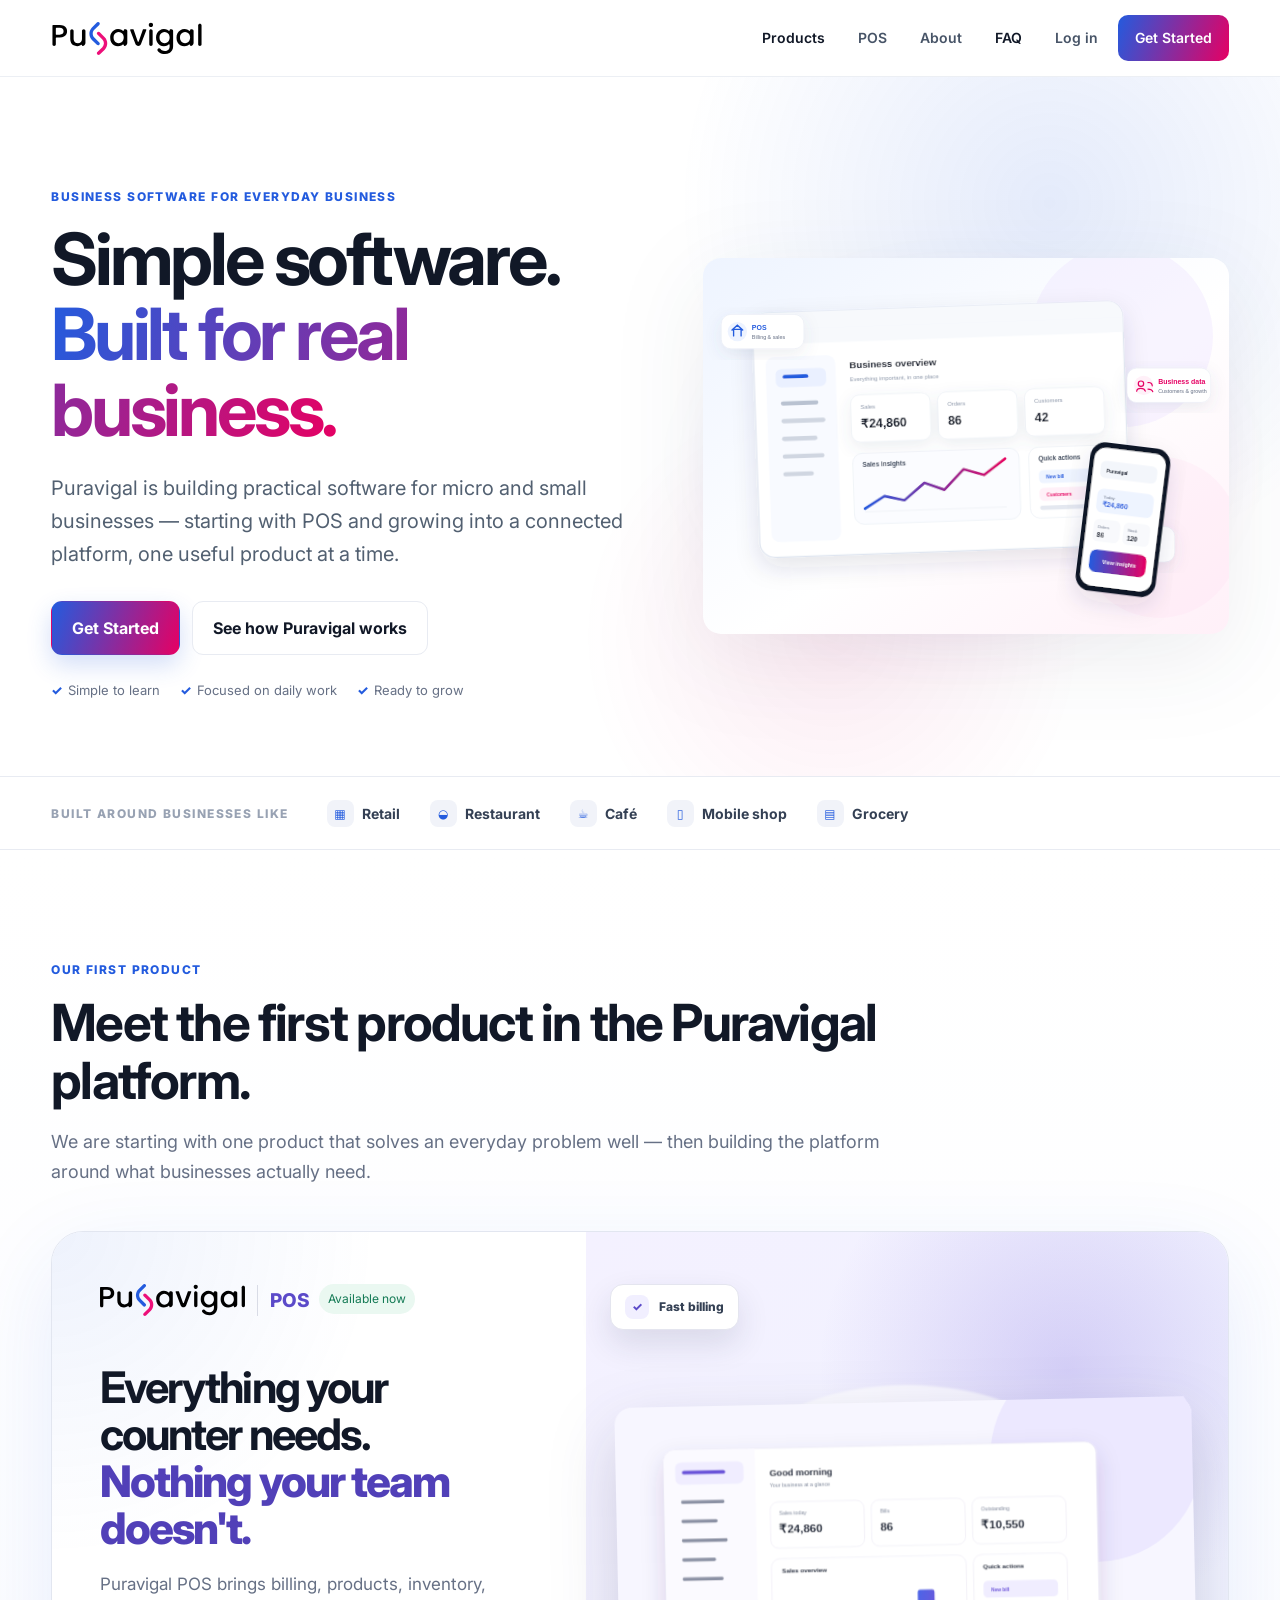
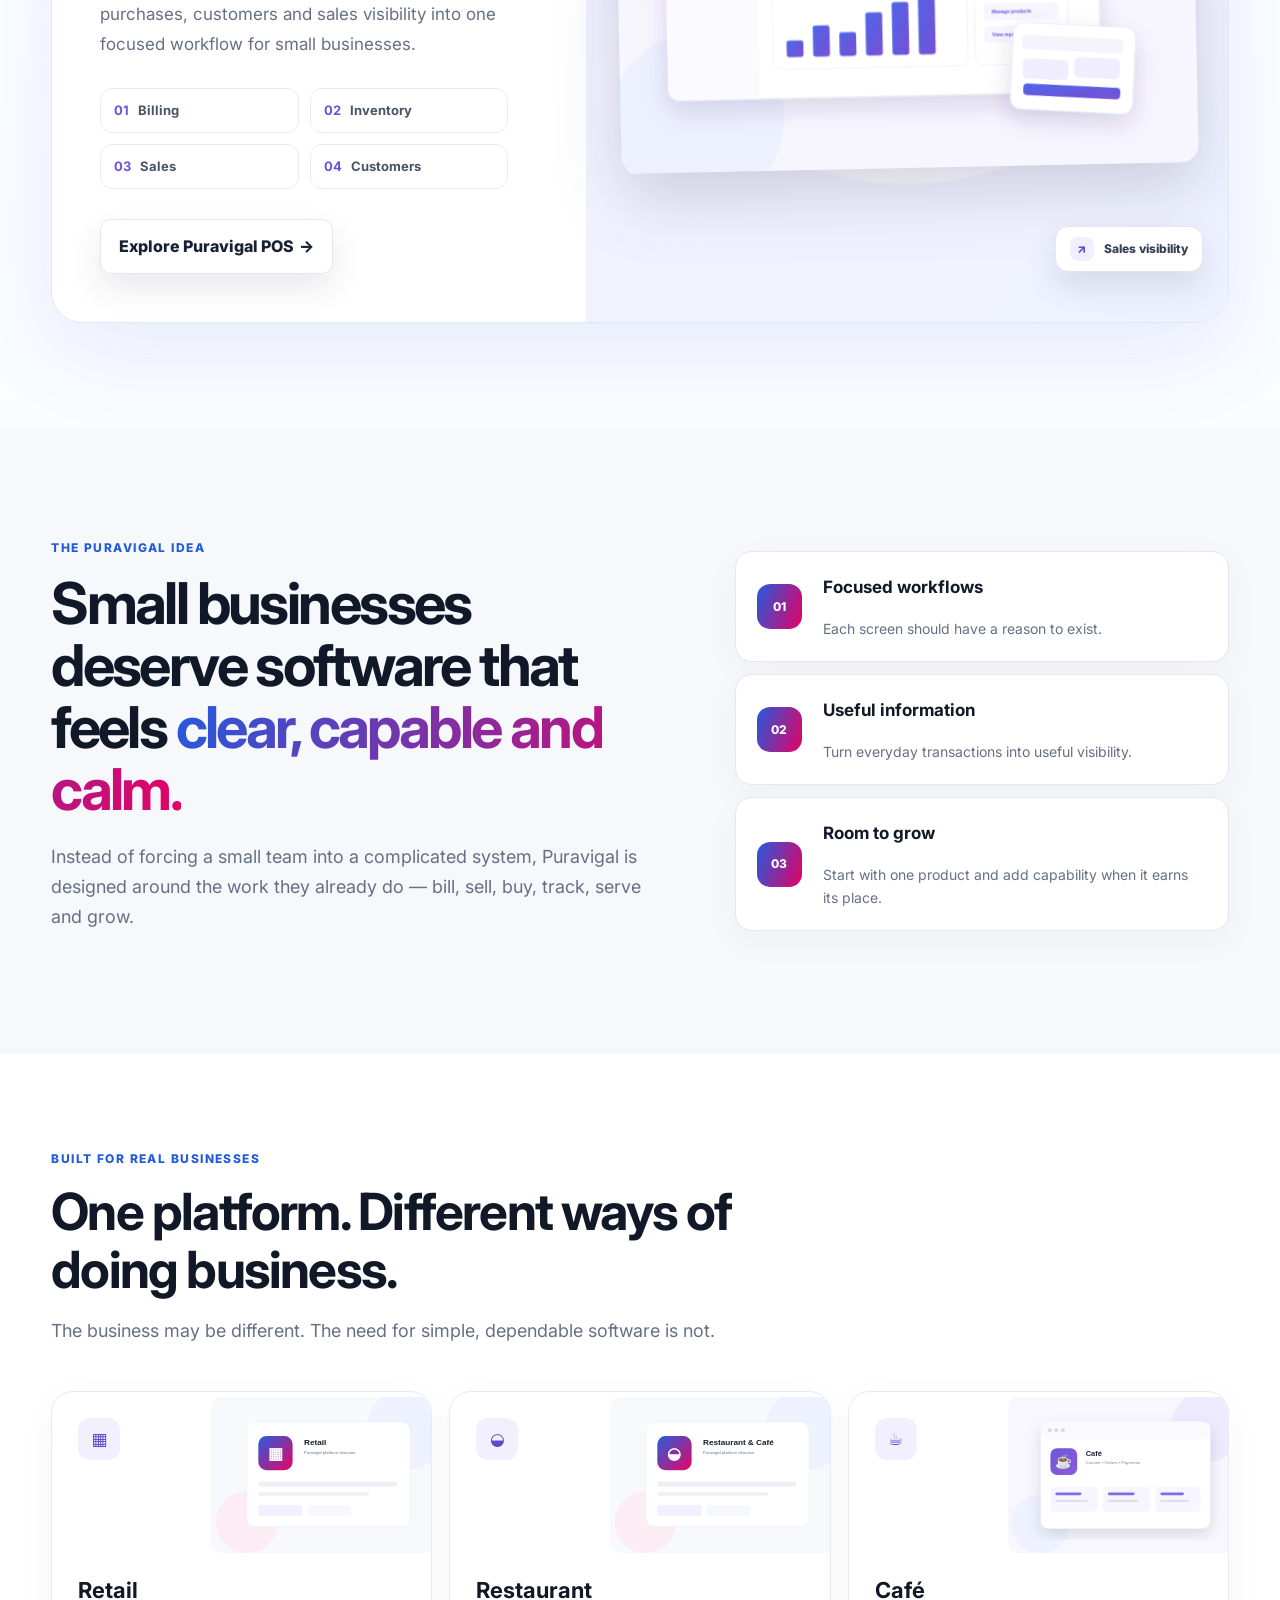
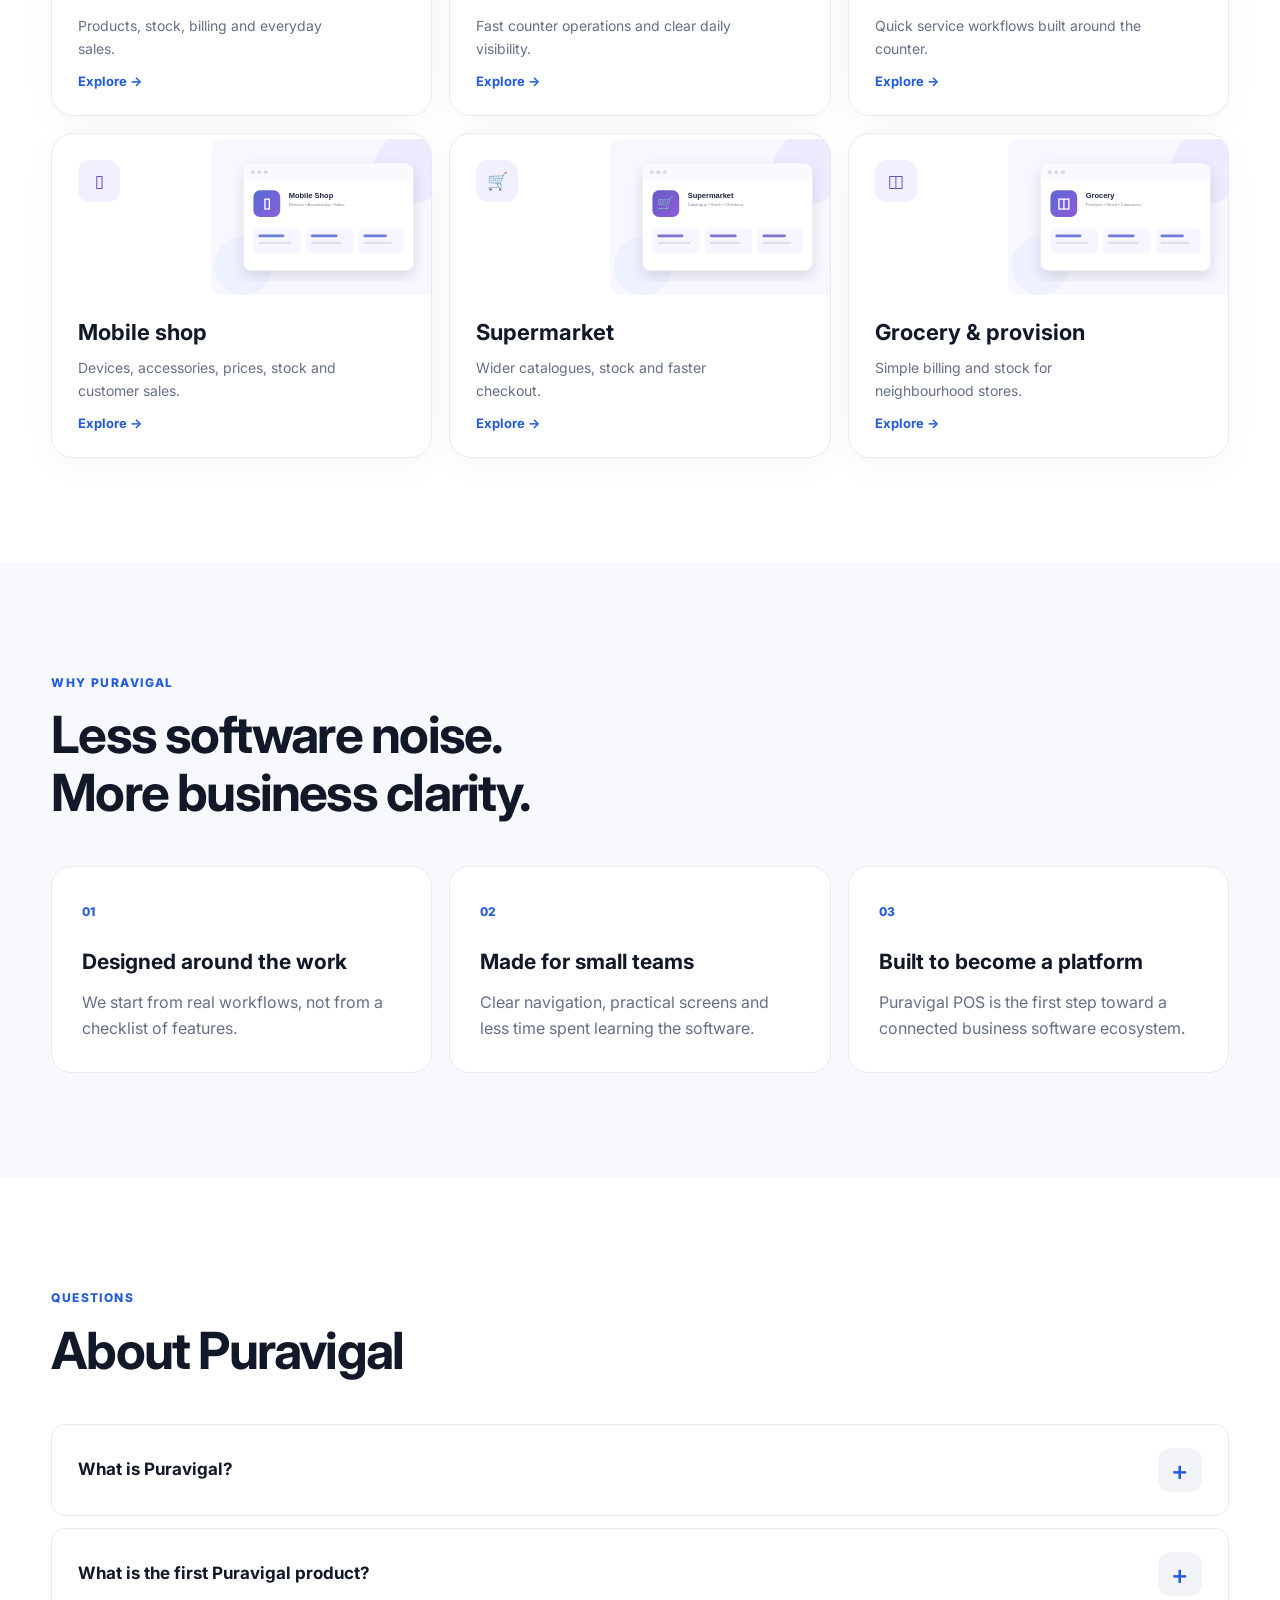
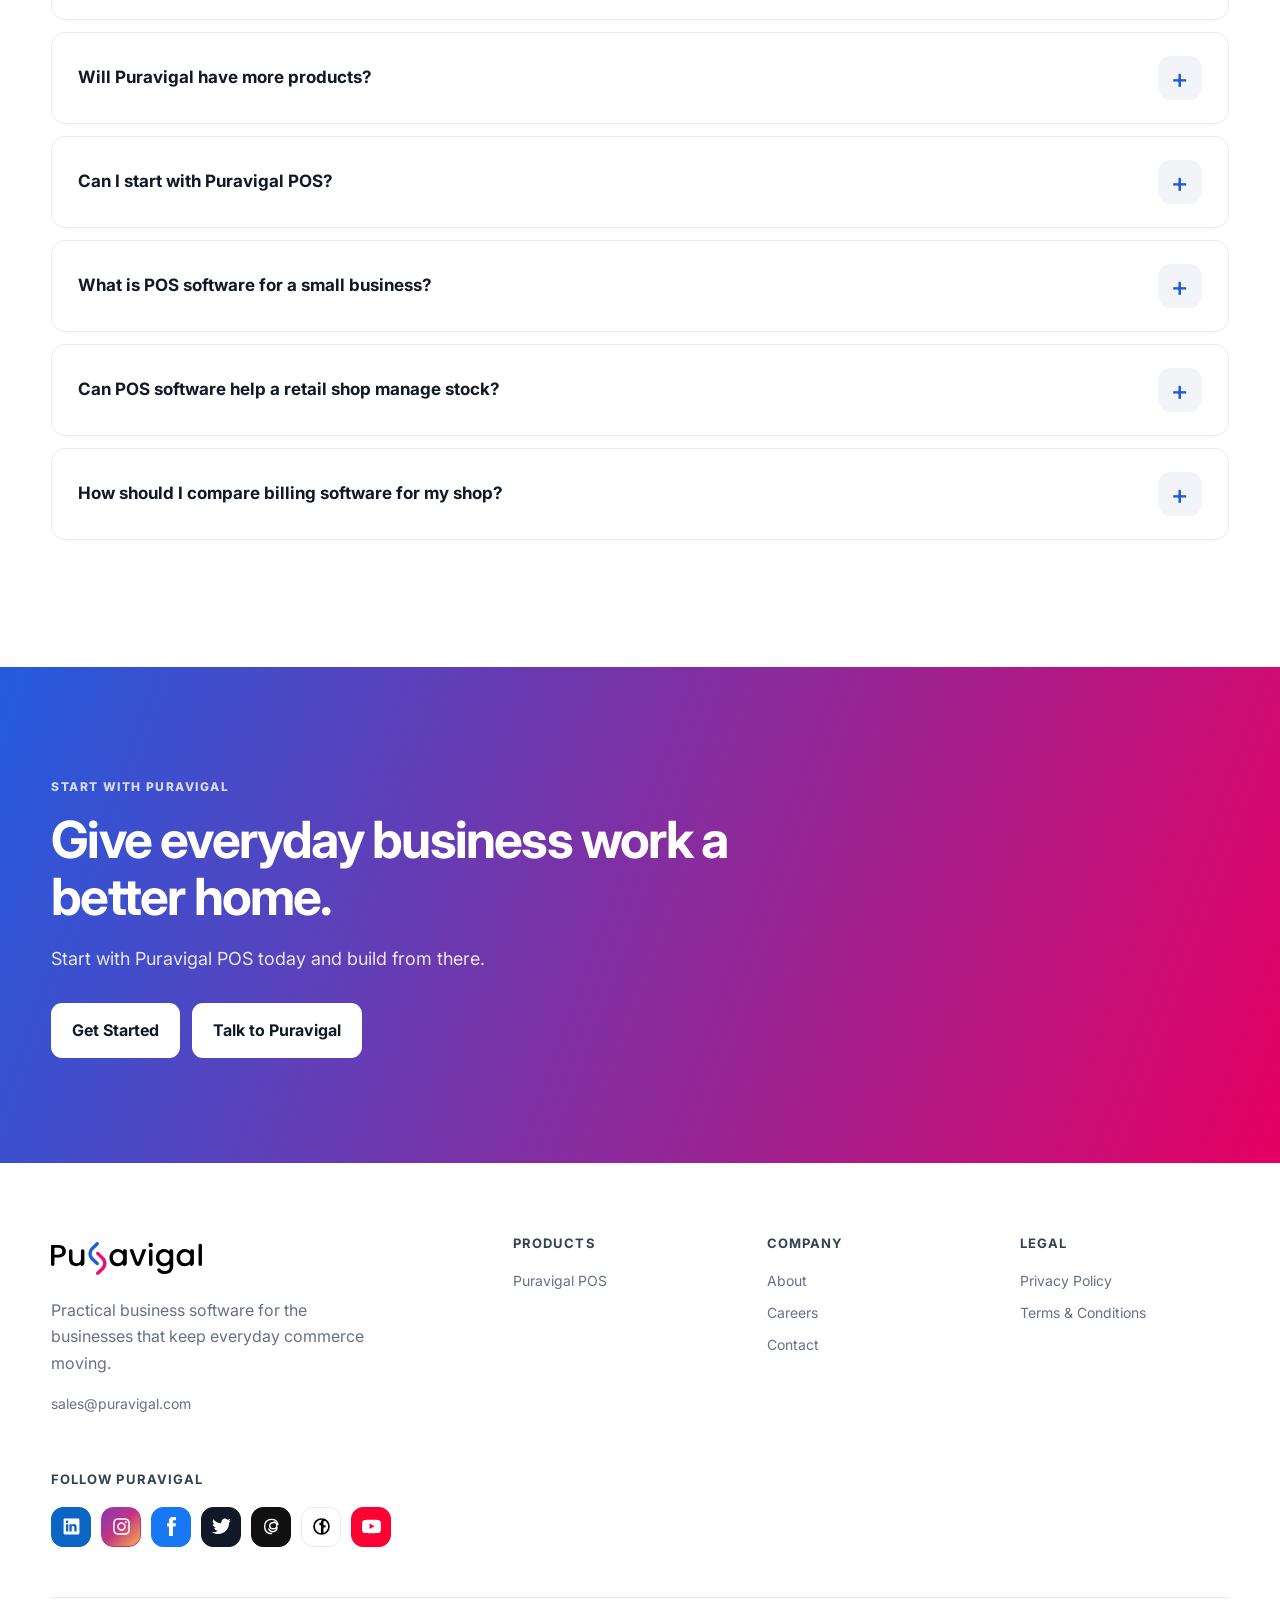
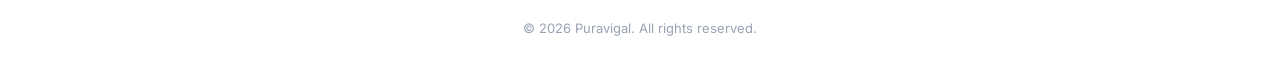
<file: index.html>
<!doctype html>
<html lang="en-IN">
<head>
<meta charset="utf-8"><meta name="viewport" content="width=device-width,initial-scale=1">
<title>Puravigal | Simple Business Software for Micro Businesses</title>
<meta name="description" content="Puravigal builds practical software for micro and small businesses. Start with Puravigal POS and grow into a connected business platform.">
<meta name="robots" content="index,follow,max-image-preview:large">
<link rel="canonical" href="https://www.puravigal.com/"><link rel="icon" href="images/fav/favicon.ico">
<meta property="og:type" content="website"><meta property="og:title" content="Puravigal | Simple Business Software for Micro Businesses"><meta property="og:description" content="Practical business software for the businesses that keep everyday commerce moving."><meta property="og:url" content="https://www.puravigal.com/"><meta property="og:image" content="https://www.puravigal.com/images/ogimage/puravigal-black-og.png"><meta property="og:site_name" content="Puravigal">
<meta name="twitter:card" content="summary_large_image"><meta name="twitter:title" content="Puravigal | Simple Business Software for Micro Businesses"><meta name="twitter:description" content="Simple, practical software for micro businesses."><meta name="twitter:image" content="https://www.puravigal.com/images/ogimage/puravigal-black-og.png">
<link rel="stylesheet" href="css/site.css?v=20261015-profile-1">
<script type="application/ld+json">{"@context":"https://schema.org","@type":"WebSite","name":"Puravigal","url":"https://www.puravigal.com/","description":"Simple business software for micro and small businesses."}</script>
<script type="application/ld+json">{"@context":"https://schema.org","@type":"Organization","name":"Puravigal","url":"https://www.puravigal.com/","logo":"https://www.puravigal.com/images/puravigal-black-logo.svg","email":"sales@puravigal.com","sameAs":["https://www.linkedin.com/company/puravigal-technologies/","https://www.instagram.com/puravigal/","https://www.facebook.com/puravigal","https://x.com/puravigal","https://www.threads.com/@puravigal","https://www.reddit.com/u/Puravigal/","https://youtube.com/@puravigal-technologies"]}</script>
</head>
<body>
<div data-site-header></div>
<main>
<section class="hero hero-home"><div class="container hero-grid"><div>
<span class="eyebrow">Business software for everyday business</span>
<h1>Simple software.<br><span class="gradient-text">Built for real business.</span></h1>
<p class="lead">Puravigal is building practical software for micro and small businesses — starting with POS and growing into a connected platform, one useful product at a time.</p>
<div class="actions"><a class="btn primary" href="signup.html">Get Started</a><a class="btn secondary" href="#products">See how Puravigal works</a></div>
<div class="hero-note"><span>Simple to learn</span><span>Focused on daily work</span><span>Ready to grow</span></div>
</div><div class="hero-visual"><img src="images/home/puravigal-home-hero.svg" alt="Puravigal business software platform and connected workflows" width="980" height="700"></div></div></section>

<section class="trust-strip"><div class="container trust-row"><span class="trust-label">Built around businesses like</span><span class="trust-item"><i class="mini-icon">▦</i> Retail</span><span class="trust-item"><i class="mini-icon">◒</i> Restaurant</span><span class="trust-item"><i class="mini-icon">☕</i> Café</span><span class="trust-item"><i class="mini-icon">▯</i> Mobile shop</span><span class="trust-item"><i class="mini-icon">▤</i> Grocery</span></div></section>

<section id="products" class="section product-spotlight"><div class="container">
<div class="section-head"><span class="eyebrow">Our first product</span><h2>Meet the first product in the Puravigal platform.</h2><p>We are starting with one product that solves an everyday problem well — then building the platform around what businesses actually need.</p></div>
<div class="first-product">
<div class="first-product-copy">
<div class="product-lockup"><img src="images/puravigal-black-logo.svg" alt="Puravigal" width="151"><span>POS</span></div>
<span class="status">Available now</span>
<h3>Everything your counter needs.<br><strong>Nothing your team doesn't.</strong></h3>
<p>Puravigal POS brings billing, products, inventory, purchases, customers and sales visibility into one focused workflow for small businesses.</p>
<div class="product-points"><span><b>01</b> Billing</span><span><b>02</b> Inventory</span><span><b>03</b> Sales</span><span><b>04</b> Customers</span></div>
<a class="btn product-btn" href="pos/">Explore Puravigal POS <span>→</span></a>
</div>
<div class="first-product-visual">
<div class="floating-chip chip-one"><i>✓</i> Fast billing</div>
<div class="floating-chip chip-two"><i>↗</i> Sales visibility</div>
<img src="images/pos/puravigal-pos-screen-showcase.svg" alt="Puravigal POS product interface" width="1200" height="760">
</div>
</div>
</div></section>

<section class="section platform-story"><div class="container"><div class="platform-grid">
<div class="platform-message"><span class="eyebrow">The Puravigal idea</span><h2>Small businesses deserve software that feels <span class="gradient-text">clear, capable and calm.</span></h2><p>Instead of forcing a small team into a complicated system, Puravigal is designed around the work they already do — bill, sell, buy, track, serve and grow.</p></div>
<div class="story-stack"><div><i class="story-icon">01</i><b>Focused workflows</b><p>Each screen should have a reason to exist.</p></div><div><i class="story-icon">02</i><b>Useful information</b><p>Turn everyday transactions into useful visibility.</p></div><div><i class="story-icon">03</i><b>Room to grow</b><p>Start with one product and add capability when it earns its place.</p></div></div>
</div></div></section>

<section class="section business-showcase"><div class="container"><div class="section-head"><span class="eyebrow">Built for real businesses</span><h2>One platform. Different ways of doing business.</h2><p>The business may be different. The need for simple, dependable software is not.</p></div>
<div class="business-grid">
<a class="business-card" href="pos/industries/retail.html"><img src="images/business-types/retail.svg" alt="Retail business illustration"><span class="business-icon">▦</span><div><h3>Retail</h3><p>Products, stock, billing and everyday sales.</p></div><b>Explore →</b></a>
<a class="business-card" href="pos/industries/restaurant.html"><img src="images/business-types/restaurant-cafe.svg" alt="Restaurant business illustration"><span class="business-icon">◒</span><div><h3>Restaurant</h3><p>Fast counter operations and clear daily visibility.</p></div><b>Explore →</b></a>
<a class="business-card" href="pos/industries/cafe.html"><img src="images/pos/verticals/cafe.svg" alt="Café business illustration"><span class="business-icon">☕</span><div><h3>Café</h3><p>Quick service workflows built around the counter.</p></div><b>Explore →</b></a>
<a class="business-card" href="pos/industries/mobile-shop.html"><img src="images/pos/verticals/mobile-shop.svg" alt="Mobile shop illustration"><span class="business-icon">▯</span><div><h3>Mobile shop</h3><p>Devices, accessories, prices, stock and customer sales.</p></div><b>Explore →</b></a>
<a class="business-card" href="pos/industries/supermarket.html"><img src="images/pos/verticals/supermarket.svg" alt="Supermarket illustration"><span class="business-icon">🛒</span><div><h3>Supermarket</h3><p>Wider catalogues, stock and faster checkout.</p></div><b>Explore →</b></a>
<a class="business-card" href="pos/industries/grocery.html"><img src="images/pos/verticals/grocery.svg" alt="Grocery store illustration"><span class="business-icon">◫</span><div><h3>Grocery & provision</h3><p>Simple billing and stock for neighbourhood stores.</p></div><b>Explore →</b></a>
</div></div></section>

<section class="section soft why-story"><div class="container"><div class="section-head"><span class="eyebrow">Why Puravigal</span><h2>Less software noise.<br>More business clarity.</h2></div><div class="why-grid">
<div class="why-card"><span>01</span><h3>Designed around the work</h3><p>We start from real workflows, not from a checklist of features.</p></div>
<div class="why-card"><span>02</span><h3>Made for small teams</h3><p>Clear navigation, practical screens and less time spent learning the software.</p></div>
<div class="why-card"><span>03</span><h3>Built to become a platform</h3><p>Puravigal POS is the first step toward a connected business software ecosystem.</p></div>
</div></div></section>

<section id="faq" class="section faq-section"><div class="container faq"><div class="section-head"><span class="eyebrow">Questions</span><h2>About Puravigal</h2></div>
<details><summary>What is Puravigal?</summary><p>Puravigal is a growing SaaS platform focused on practical software for micro and small businesses.</p></details>
<details><summary>What is the first Puravigal product?</summary><p>Puravigal POS is the first product, focused on everyday billing, products, inventory, purchases, customers and sales visibility.</p></details>
<details><summary>Will Puravigal have more products?</summary><p>Yes, the platform is designed to expand over time. Future products will be introduced only when they are ready for customers.</p></details>
<details><summary>Can I start with Puravigal POS?</summary><p>Yes. Start with the free entry experience and explore the POS workflow before choosing the Standard plan.</p></details>
<details><summary>What is POS software for a small business?</summary><p>POS software helps a business record customer sales and payments. Depending on the product, it can also connect product records, inventory, purchases, customer history and sales reports.</p></details><details><summary>Can POS software help a retail shop manage stock?</summary><p>A POS with inventory features can connect sales and purchase activity to stock records, helping shop owners review stock movement and identify items that need attention.</p></details><details><summary>How should I compare billing software for my shop?</summary><p>Compare checkout speed, product and stock management, purchase records, reports, supported devices, support and total cost. Choose based on the workflow your team uses every day.</p></details></div></section>

<section class="final-cta"><div class="container"><span class="eyebrow">Start with Puravigal</span><h2>Give everyday business work a better home.</h2><p>Start with Puravigal POS today and build from there.</p><div class="actions"><a class="btn light" href="signup.html">Get Started</a><a class="btn light" href="contact.html">Talk to Puravigal</a></div></div></section>
</main>
<div data-site-footer></div>
<script src="js/site.js"></script>
<script type="application/ld+json">{"@context":"https://schema.org","@type":"FAQPage","mainEntity":[{"@type":"Question","name":"What is Puravigal?","acceptedAnswer":{"@type":"Answer","text":"Puravigal is a growing SaaS platform focused on practical software for micro and small businesses."}},{"@type":"Question","name":"What is the first Puravigal product?","acceptedAnswer":{"@type":"Answer","text":"Puravigal POS is the first product, focused on everyday billing, products, inventory, purchases, customers and sales visibility."}},{"@type":"Question","name":"Will Puravigal have more products?","acceptedAnswer":{"@type":"Answer","text":"Yes, the platform is designed to expand over time. Future products will be introduced only when they are ready for customers."}},{"@type":"Question","name":"Can I start with Puravigal POS?","acceptedAnswer":{"@type":"Answer","text":"Yes. Start with the free entry experience and explore the POS workflow before choosing the Standard plan."}},{"@type":"Question","name":"What is POS software for a small business?","acceptedAnswer":{"@type":"Answer","text":"POS software helps a business record customer sales and payments. Depending on the product, it can also connect product records, inventory, purchases, customer history and sales reports."}},{"@type":"Question","name":"Can POS software help a retail shop manage stock?","acceptedAnswer":{"@type":"Answer","text":"A POS with inventory features can connect sales and purchase activity to stock records, helping shop owners review stock movement and identify items that need attention."}},{"@type":"Question","name":"How should I compare billing software for my shop?","acceptedAnswer":{"@type":"Answer","text":"Compare checkout speed, product and stock management, purchase records, reports, supported devices, support and total cost. Choose based on the workflow your team uses every day."}}]}</script>
<script src="js/site-shell.js?v=20261016-login-1"></script>
</body></html>
</file>
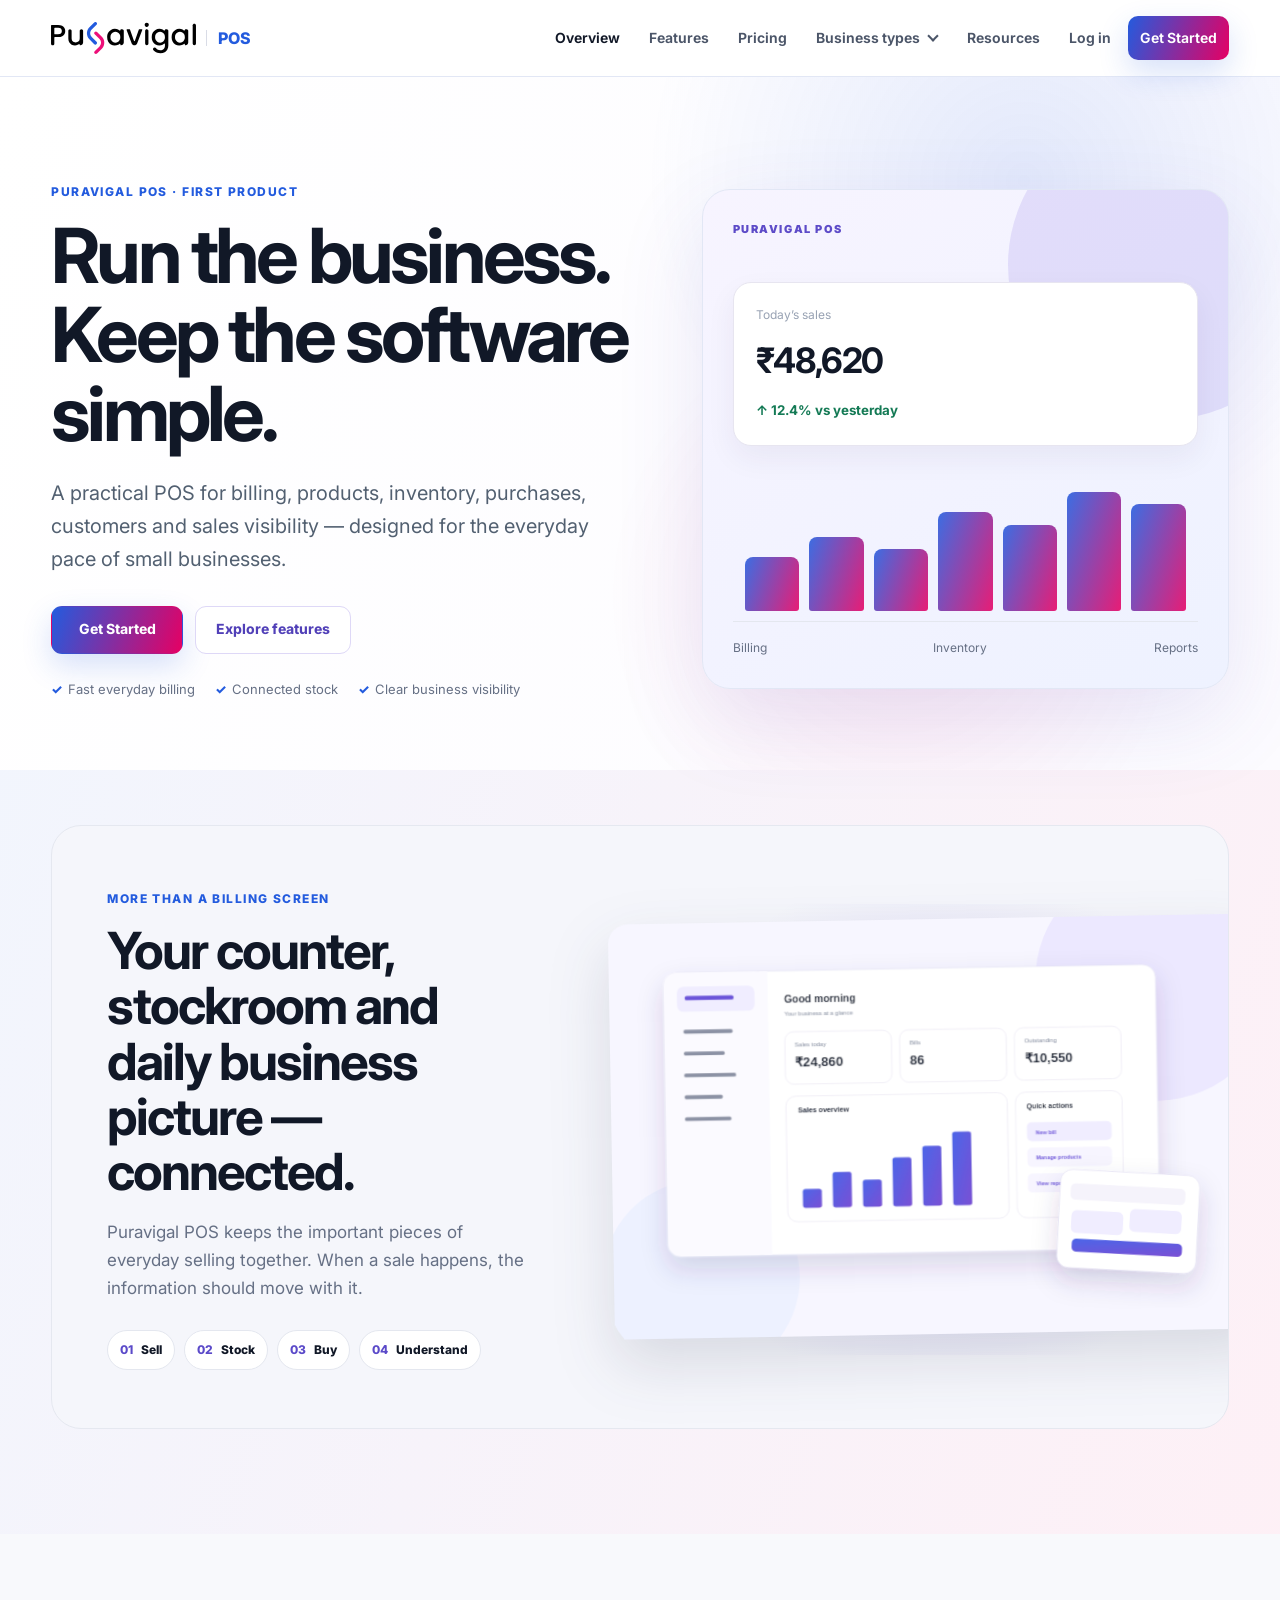
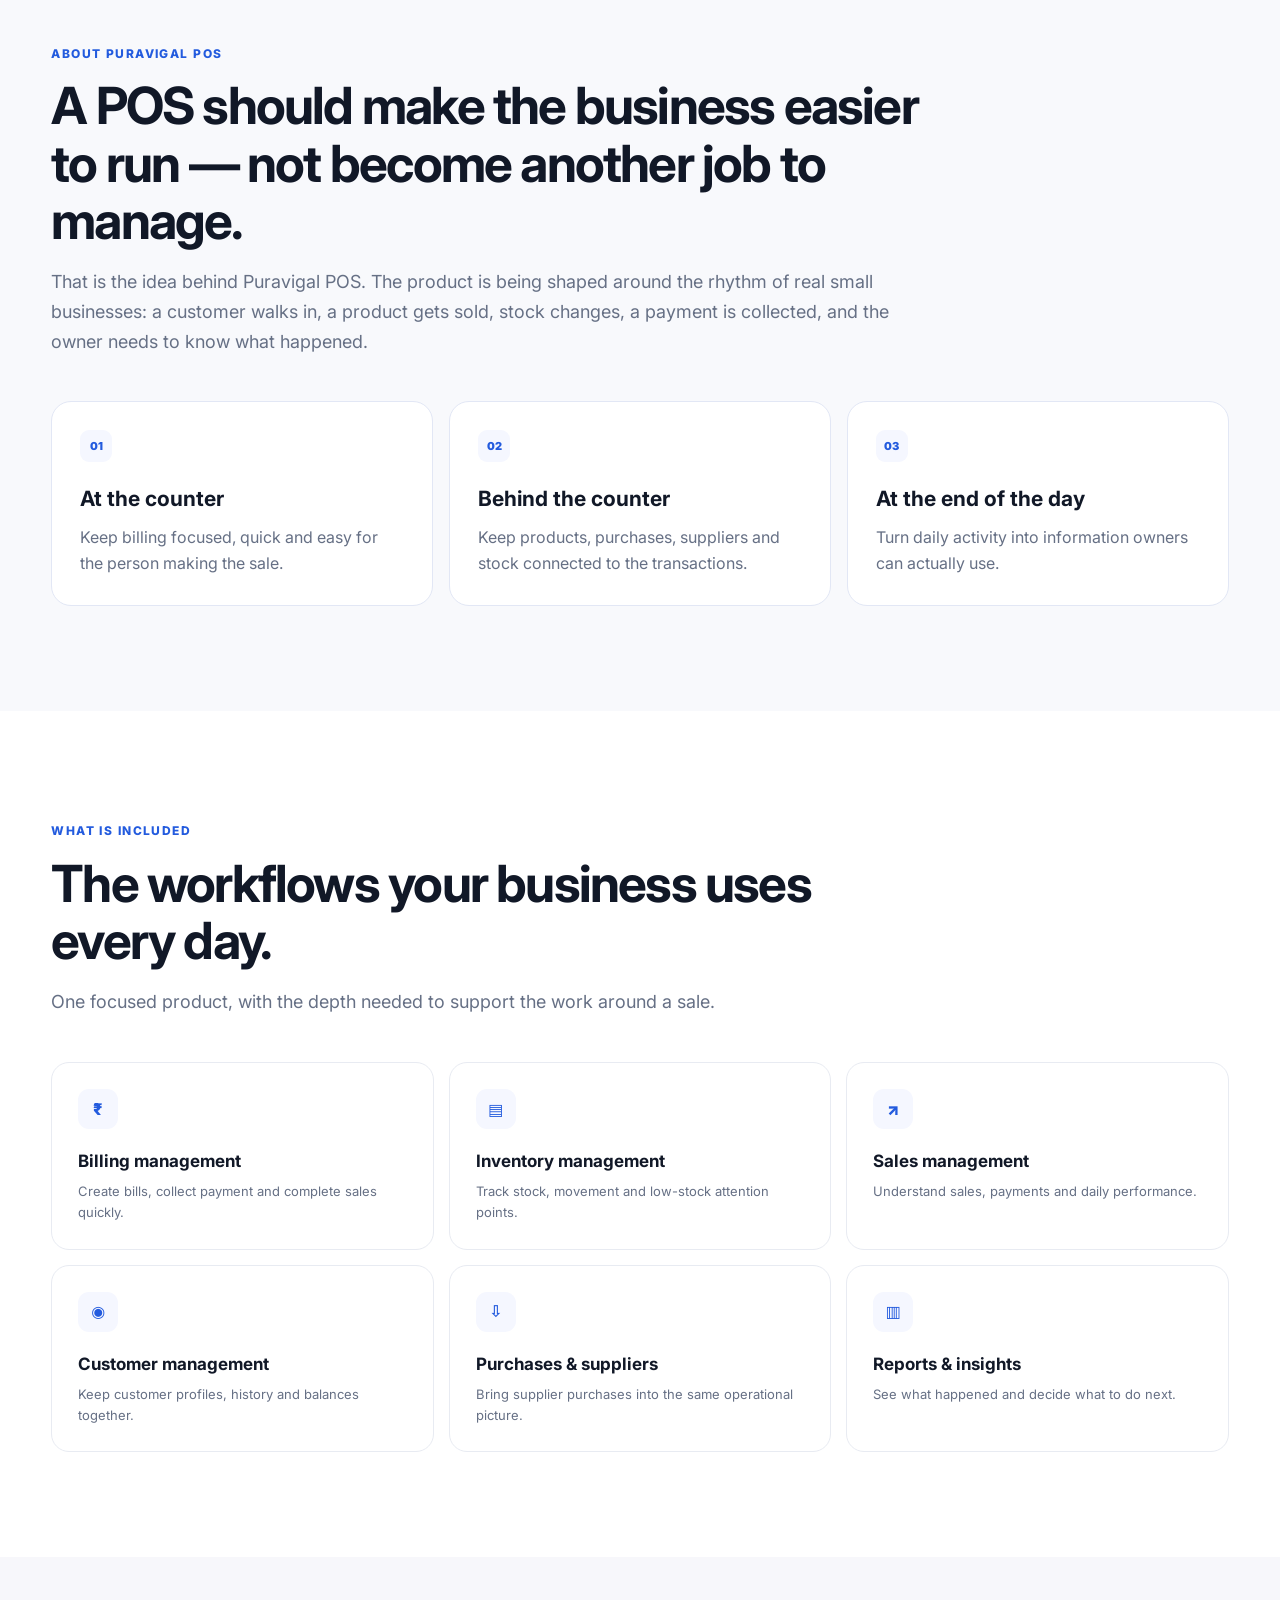
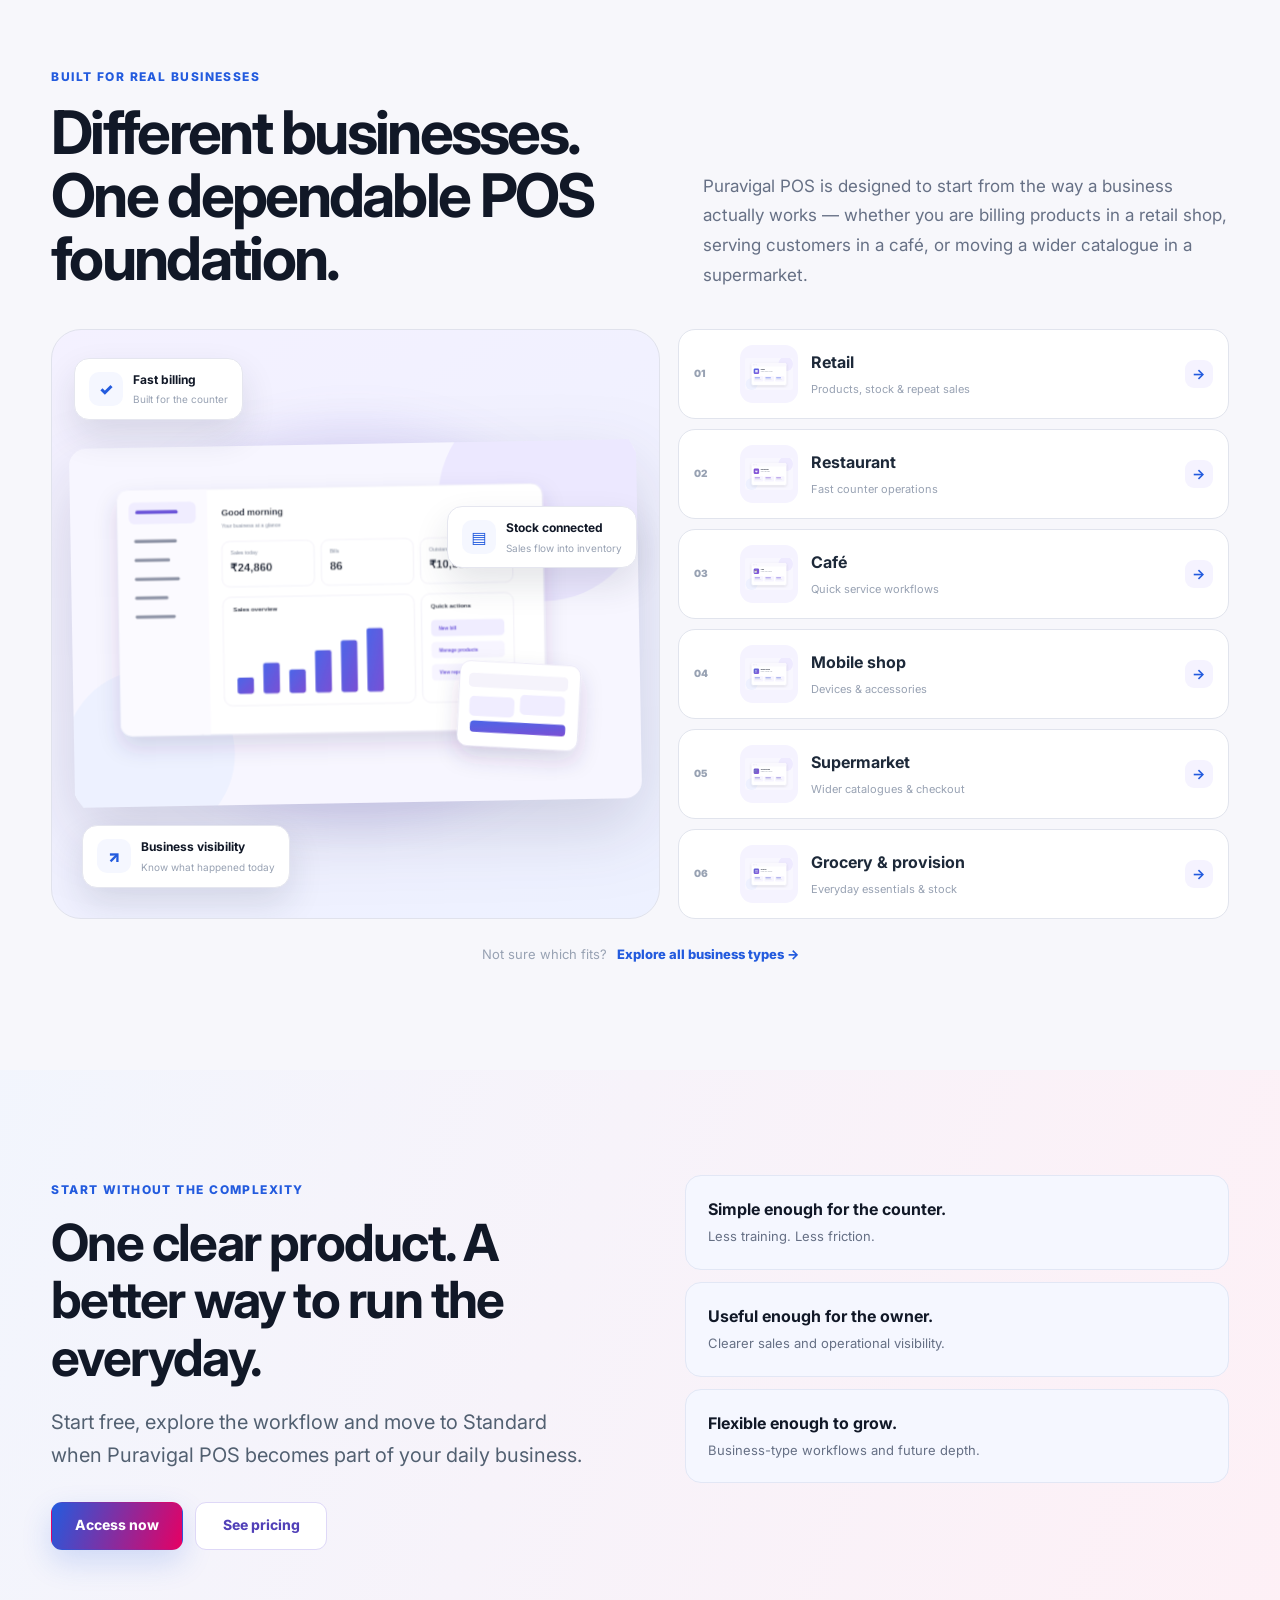
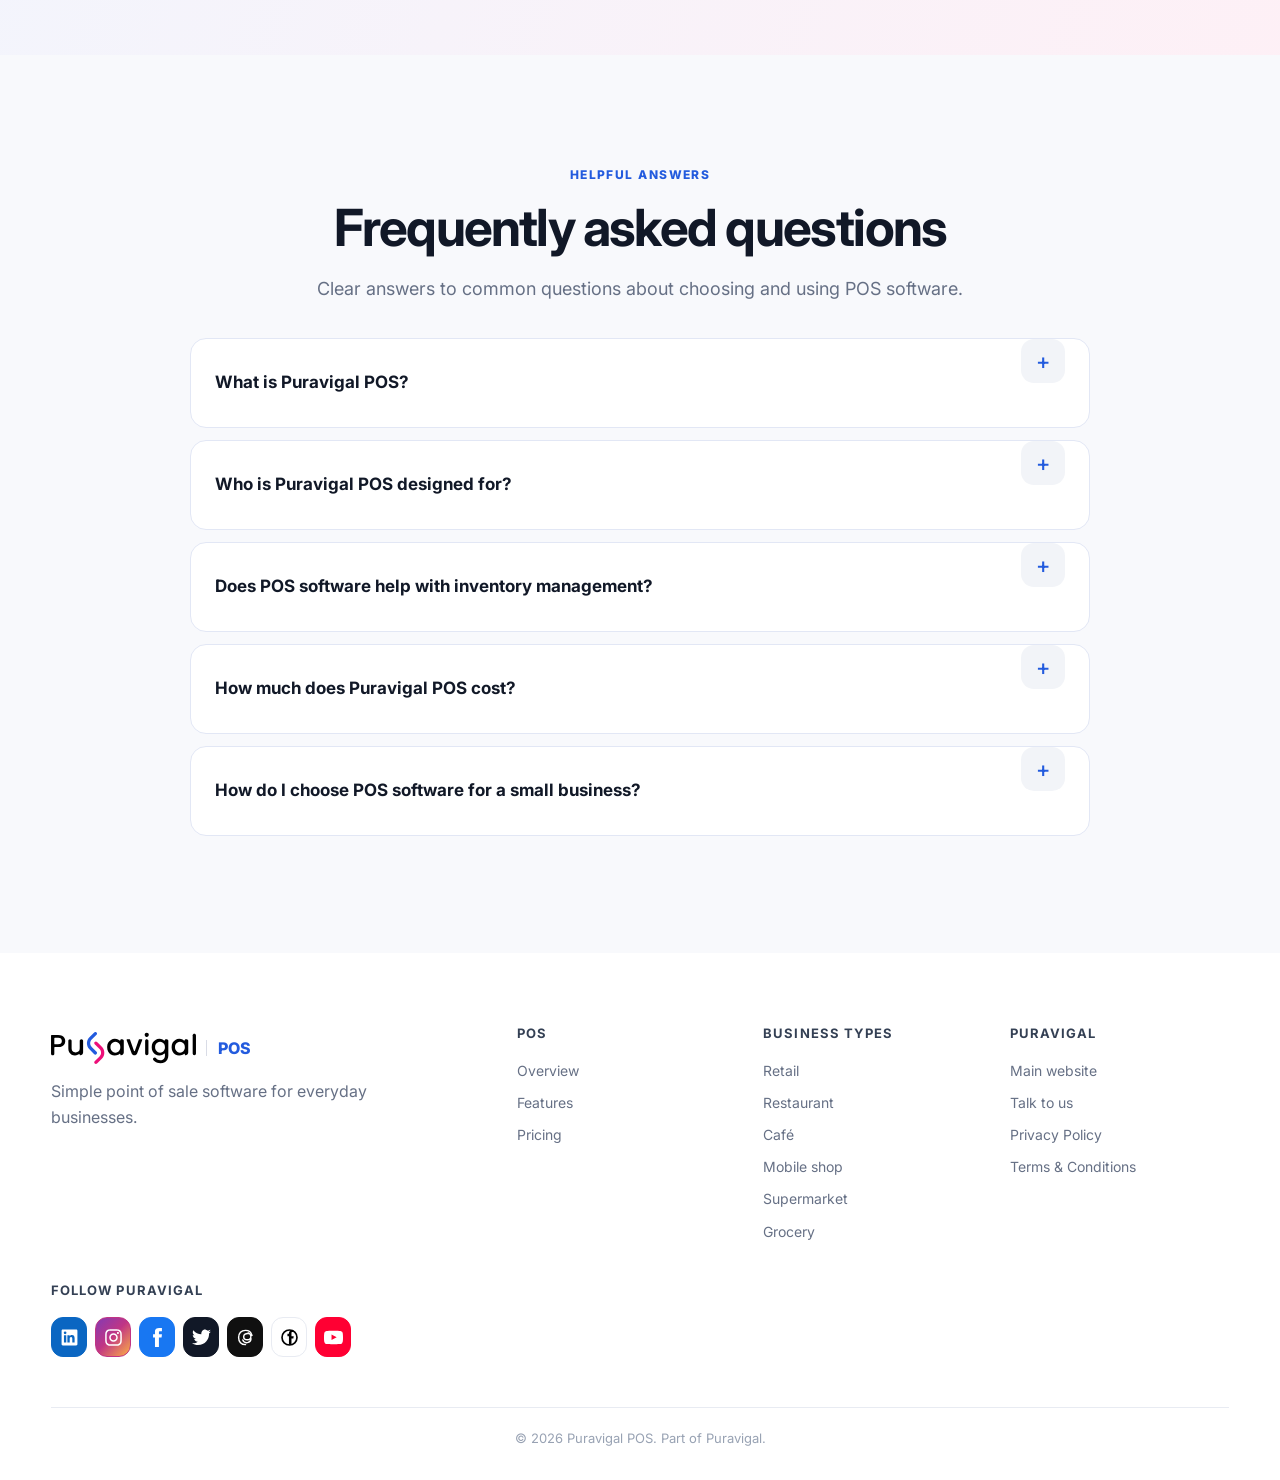
<file: pos/index.html>
<!doctype html>
<html lang="en-IN">
<head>
<meta charset="utf-8"><meta name="viewport" content="width=device-width,initial-scale=1">
<meta name="robots" content="index,follow,max-image-preview:large"><link rel="icon" href="../images/fav/favicon.ico"><link rel="stylesheet" href="../css/site.css?v=20261015-profile-1">
<title>POS Software for Small Business | Billing & Inventory | Puravigal</title>
<meta name="description" content="Puravigal POS brings billing, product management, inventory, purchases, customers and sales reporting together for small retail shops, cafés and other businesses.">
<link rel="canonical" href="https://www.puravigal.com/pos/"><meta property="og:type" content="website"><meta property="og:site_name" content="Puravigal"><meta property="og:title" content="POS Software for Small Business | Billing & Inventory | Puravigal"><meta property="og:description" content="Puravigal POS brings billing, product management, inventory, purchases, customers and sales reporting together for small retail shops, cafés and other businesses."><meta property="og:url" content="https://www.puravigal.com/pos/"><meta property="og:image" content="https://www.puravigal.com/images/ogimage/puravigal-black-og.png"><meta name="twitter:card" content="summary_large_image"><meta name="twitter:title" content="POS Software for Small Business | Billing & Inventory | Puravigal"><meta name="twitter:description" content="Puravigal POS brings billing, product management, inventory, purchases, customers and sales reporting together for small retail shops, cafés and other businesses."><meta name="twitter:image" content="https://www.puravigal.com/images/ogimage/puravigal-black-og.png"><meta property="og:type" content="website"><meta property="og:site_name" content="Puravigal"><meta property="og:title" content="POS Software for Small Business | Billing & Inventory | Puravigal"><meta property="og:description" content="Puravigal POS brings billing, product management, inventory, purchases, customers and sales reporting together for small retail shops, cafés and other businesses."><meta property="og:url" content="https://www.puravigal.com/pos/"><meta property="og:image" content="https://www.puravigal.com/images/ogimage/puravigal-black-og.png"><meta name="twitter:card" content="summary_large_image"><meta name="twitter:title" content="POS Software for Small Business | Billing & Inventory | Puravigal"><meta name="twitter:description" content="Puravigal POS brings billing, product management, inventory, purchases, customers and sales reporting together for small retail shops, cafés and other businesses."><meta name="twitter:image" content="https://www.puravigal.com/images/ogimage/puravigal-black-og.png">
</head>
<body class="pos-site">
<div data-pos-header></div>
<main>
<section class="product-hero pos-home-hero"><div class="container product-hero-grid"><div class="product-hero-copy"><span class="eyebrow">Puravigal POS · First product</span><h1>Run the business. Keep the software simple.</h1><p class="lead">A practical POS for billing, products, inventory, purchases, customers and sales visibility — designed for the everyday pace of small businesses.</p><div class="actions"><a class="btn product-btn" data-pos-cta href="https://pos.puravigal.com/">Access now</a><a class="btn product-outline" href="features.html">Explore features</a></div><div class="hero-note"><span>Fast everyday billing</span><span>Connected stock</span><span>Clear business visibility</span></div></div><div class="pos-hero-panel"><div class="panel-badge">PURAVIGAL POS</div><div class="panel-stat"><span>Today’s sales</span><strong>₹48,620</strong><small>↑ 12.4% vs yesterday</small></div><div class="panel-bars"><i style="height:38%"></i><i style="height:52%"></i><i style="height:44%"></i><i style="height:70%"></i><i style="height:61%"></i><i style="height:84%"></i><i style="height:76%"></i></div><div class="panel-foot"><span>Billing</span><span>Inventory</span><span>Reports</span></div></div></div></section>

<section class="section pos-product-band"><div class="container"><div class="pos-band"><div class="pos-band-copy"><span class="eyebrow">More than a billing screen</span><h2>Your counter, stockroom and daily business picture — connected.</h2><p>Puravigal POS keeps the important pieces of everyday selling together. When a sale happens, the information should move with it.</p><div class="workflow-points"><span><i>01</i> Sell</span><span><i>02</i> Stock</span><span><i>03</i> Buy</span><span><i>04</i> Understand</span></div></div><div class="pos-band-screen"><img src="../images/pos/puravigal-pos-screen-showcase.svg" alt="Puravigal POS interface and business workflow"></div></div></div></section>

<section class="section soft pos-about"><div class="container"><div class="section-head"><span class="eyebrow">About Puravigal POS</span><h2>A POS should make the business easier to run — not become another job to manage.</h2><p>That is the idea behind Puravigal POS. The product is being shaped around the rhythm of real small businesses: a customer walks in, a product gets sold, stock changes, a payment is collected, and the owner needs to know what happened.</p></div><div class="pos-principles"><div><span>01</span><h3>At the counter</h3><p>Keep billing focused, quick and easy for the person making the sale.</p></div><div><span>02</span><h3>Behind the counter</h3><p>Keep products, purchases, suppliers and stock connected to the transactions.</p></div><div><span>03</span><h3>At the end of the day</h3><p>Turn daily activity into information owners can actually use.</p></div></div></div></section>

<section class="section"><div class="container"><div class="section-head"><span class="eyebrow">What is included</span><h2>The workflows your business uses every day.</h2><p>One focused product, with the depth needed to support the work around a sale.</p></div><div class="pos-capability-grid"><a href="features.html#billing"><span>₹</span><b>Billing management</b><small>Create bills, collect payment and complete sales quickly.</small></a><a href="features.html#inventory"><span>▤</span><b>Inventory management</b><small>Track stock, movement and low-stock attention points.</small></a><a href="features.html#sales"><span>↗</span><b>Sales management</b><small>Understand sales, payments and daily performance.</small></a><a href="features.html#customers"><span>◉</span><b>Customer management</b><small>Keep customer profiles, history and balances together.</small></a><a href="features.html#purchases"><span>⇩</span><b>Purchases & suppliers</b><small>Bring supplier purchases into the same operational picture.</small></a><a href="features.html#reports"><span>▥</span><b>Reports & insights</b><small>See what happened and decide what to do next.</small></a></div></div></section>

<section class="section business-fit-section"><div class="container">
<div class="business-fit-intro"><div><span class="eyebrow">Built for real businesses</span><h2>Different businesses. One dependable POS foundation.</h2></div><p>Puravigal POS is designed to start from the way a business actually works — whether you are billing products in a retail shop, serving customers in a café, or moving a wider catalogue in a supermarket.</p></div>
<div class="business-fit-stage">
<div class="business-fit-visual">
<div class="fit-glow"></div>
<img src="../images/pos/puravigal-pos-screen-showcase.svg" alt="Puravigal POS workflow dashboard illustration">
<div class="fit-float fit-float-one"><i>✓</i><span><b>Fast billing</b><small>Built for the counter</small></span></div>
<div class="fit-float fit-float-two"><i>▤</i><span><b>Stock connected</b><small>Sales flow into inventory</small></span></div>
<div class="fit-float fit-float-three"><i>↗</i><span><b>Business visibility</b><small>Know what happened today</small></span></div>
</div>
<div class="business-fit-list">
<a href="industries/retail.html"><span class="fit-number">01</span><div><img src="../images/pos/verticals/retail.svg" alt=""><span><b>Retail</b><small>Products, stock & repeat sales</small></span></div><strong>→</strong></a>
<a href="industries/restaurant.html"><span class="fit-number">02</span><div><img src="../images/pos/verticals/restaurant.svg" alt=""><span><b>Restaurant</b><small>Fast counter operations</small></span></div><strong>→</strong></a>
<a href="industries/cafe.html"><span class="fit-number">03</span><div><img src="../images/pos/verticals/cafe.svg" alt=""><span><b>Café</b><small>Quick service workflows</small></span></div><strong>→</strong></a>
<a href="industries/mobile-shop.html"><span class="fit-number">04</span><div><img src="../images/pos/verticals/mobile-shop.svg" alt=""><span><b>Mobile shop</b><small>Devices & accessories</small></span></div><strong>→</strong></a>
<a href="industries/supermarket.html"><span class="fit-number">05</span><div><img src="../images/pos/verticals/supermarket.svg" alt=""><span><b>Supermarket</b><small>Wider catalogues & checkout</small></span></div><strong>→</strong></a>
<a href="industries/grocery.html"><span class="fit-number">06</span><div><img src="../images/pos/verticals/grocery.svg" alt=""><span><b>Grocery & provision</b><small>Everyday essentials & stock</small></span></div><strong>→</strong></a>
</div>
</div>
<div class="business-fit-bottom"><span>Not sure which fits?</span><a href="industries/">Explore all business types →</a></div>
</div></section>

<section class="section pos-closing-story"><div class="container split"><div><span class="eyebrow">Start without the complexity</span><h2>One clear product. A better way to run the everyday.</h2><p class="lead">Start free, explore the workflow and move to Standard when Puravigal POS becomes part of your daily business.</p><div class="actions"><a class="btn product-btn" href="https://pos.puravigal.com/">Access now</a><a class="btn product-outline" href="pricing.html">See pricing</a></div></div><div class="closing-points"><div><b>Simple enough for the counter.</b><span>Less training. Less friction.</span></div><div><b>Useful enough for the owner.</b><span>Clearer sales and operational visibility.</span></div><div><b>Flexible enough to grow.</b><span>Business-type workflows and future depth.</span></div></div></div></section>
<section class="section soft seo-faq"><div class="container narrow"><div class="section-head"><span class="eyebrow">Helpful answers</span><h2>Frequently asked questions</h2><p>Clear answers to common questions about choosing and using POS software.</p></div><details><summary>What is Puravigal POS?</summary><p>Puravigal POS is a point-of-sale product focused on everyday billing, products, inventory, purchases, customers and sales visibility for micro and small businesses.</p></details><details><summary>Who is Puravigal POS designed for?</summary><p>The current website presents workflows for retail shops, restaurants, cafés, mobile shops, supermarkets and grocery or provision stores. Check the individual business pages for guidance.</p></details><details><summary>Does POS software help with inventory management?</summary><p>A connected POS workflow can link sales and purchase activity with stock information. Review the current feature details to confirm the capabilities that fit your operation.</p></details><details><summary>How much does Puravigal POS cost?</summary><p>The pricing page currently lists a free starting experience and a Standard plan with monthly and yearly billing. Check the pricing page for the latest published amounts and terms.</p></details><details><summary>How do I choose POS software for a small business?</summary><p>Start with your daily workflow, then compare billing speed, inventory, purchases, customer records, reports, device compatibility, support and total cost.</p></details></div></section></main><script type="application/ld+json">{"@context":"https://schema.org","@type":"FAQPage","mainEntity":[{"@type":"Question","name":"What is Puravigal POS?","acceptedAnswer":{"@type":"Answer","text":"Puravigal POS is a point-of-sale product focused on everyday billing, products, inventory, purchases, customers and sales visibility for micro and small businesses."}},{"@type":"Question","name":"Who is Puravigal POS designed for?","acceptedAnswer":{"@type":"Answer","text":"The current website presents workflows for retail shops, restaurants, cafés, mobile shops, supermarkets and grocery or provision stores. Check the individual business pages for guidance."}},{"@type":"Question","name":"Does POS software help with inventory management?","acceptedAnswer":{"@type":"Answer","text":"A connected POS workflow can link sales and purchase activity with stock information. Review the current feature details to confirm the capabilities that fit your operation."}},{"@type":"Question","name":"How much does Puravigal POS cost?","acceptedAnswer":{"@type":"Answer","text":"The pricing page currently lists a free starting experience and a Standard plan with monthly and yearly billing. Check the pricing page for the latest published amounts and terms."}},{"@type":"Question","name":"How do I choose POS software for a small business?","acceptedAnswer":{"@type":"Answer","text":"Start with your daily workflow, then compare billing speed, inventory, purchases, customer records, reports, device compatibility, support and total cost."}}]}</script>
<div data-pos-footer></div>
<script src="../js/site.js"></script>
<script src="../js/pos-shell.js?v=20261015-profile-1"></script>
</body></html>
</file>
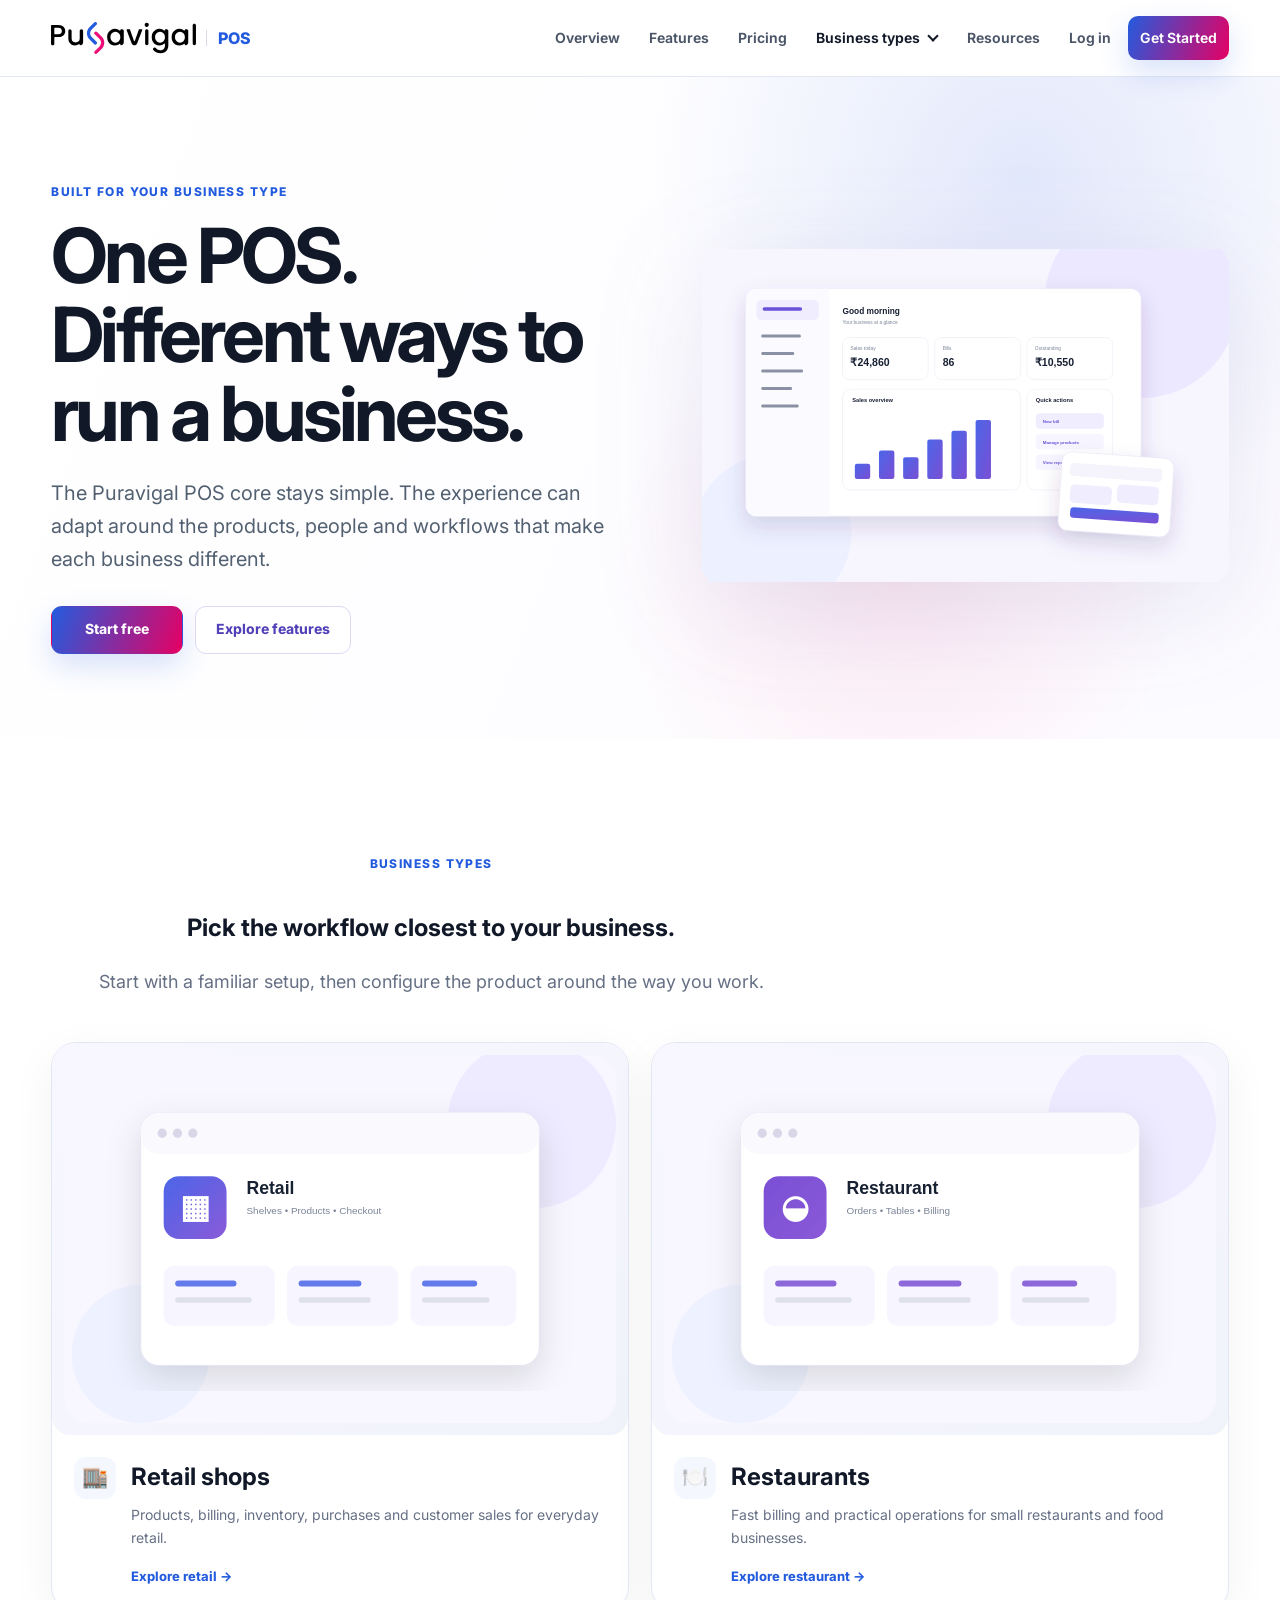
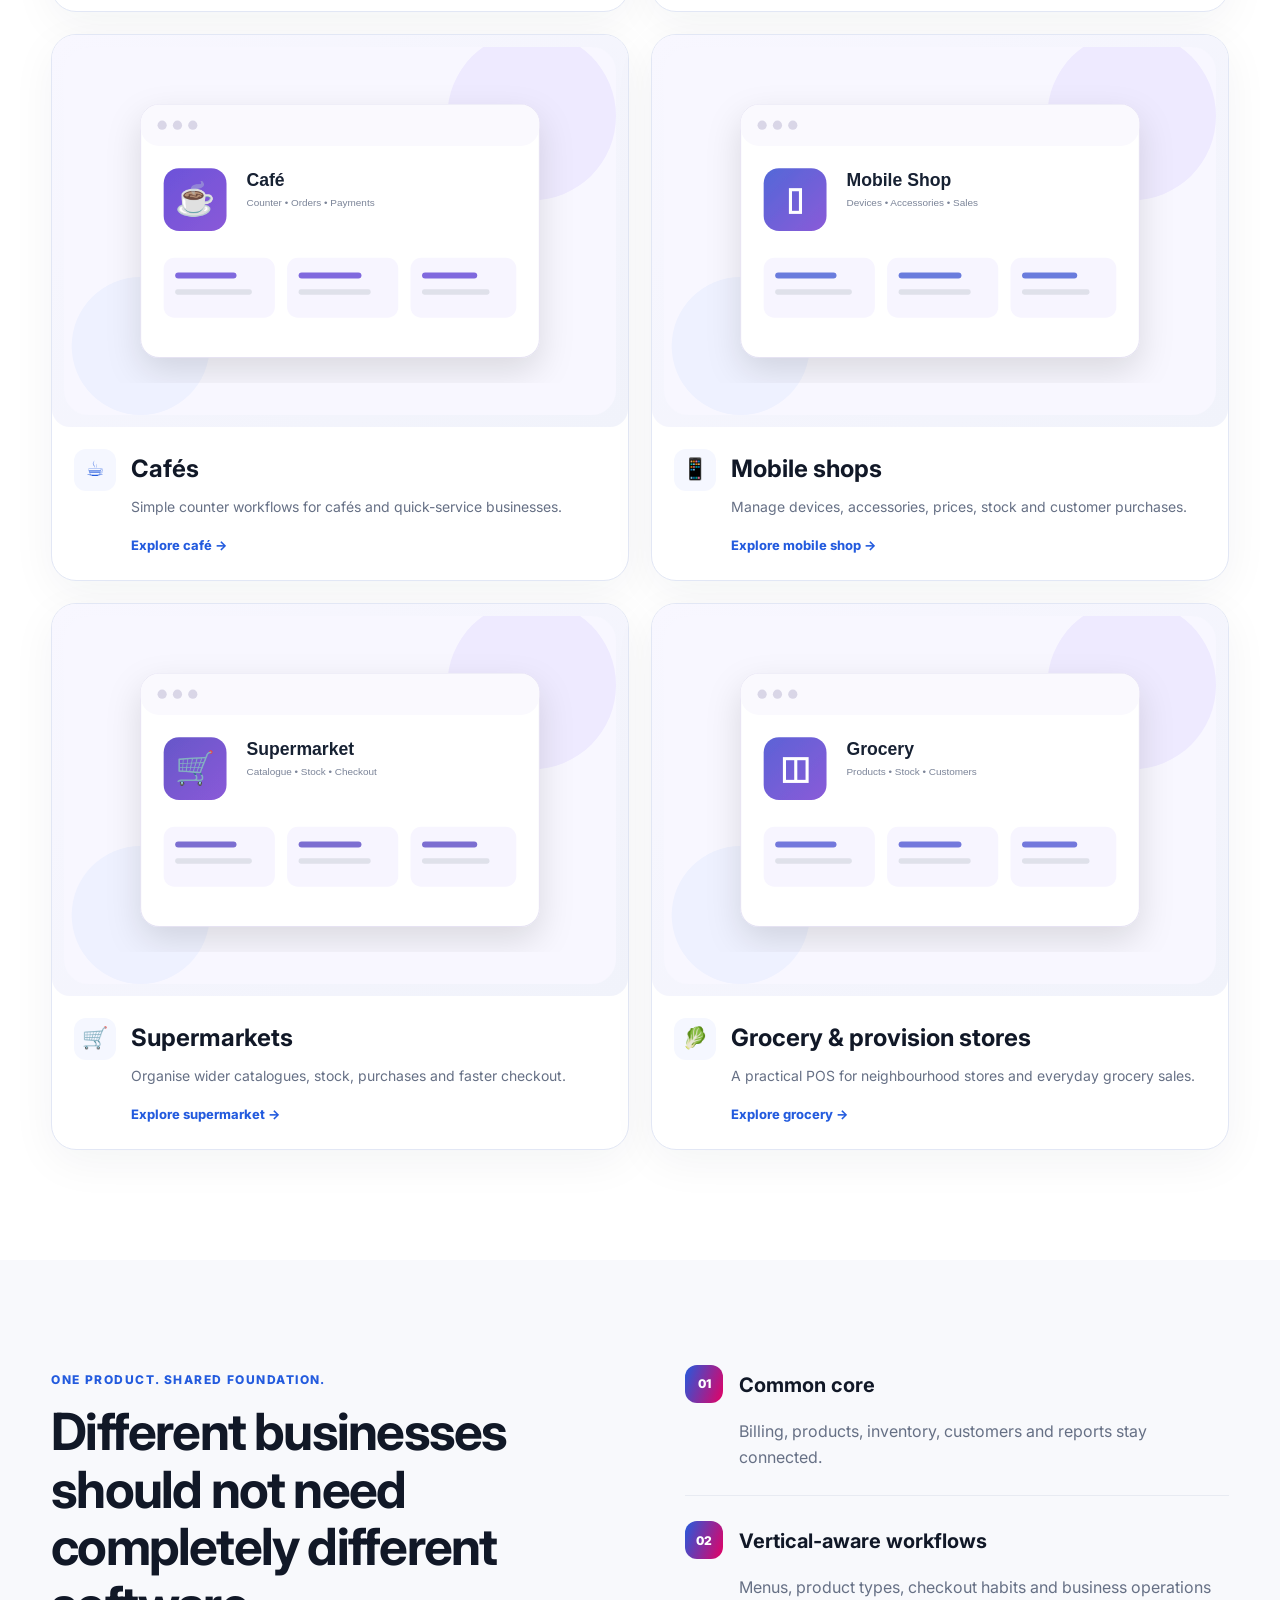
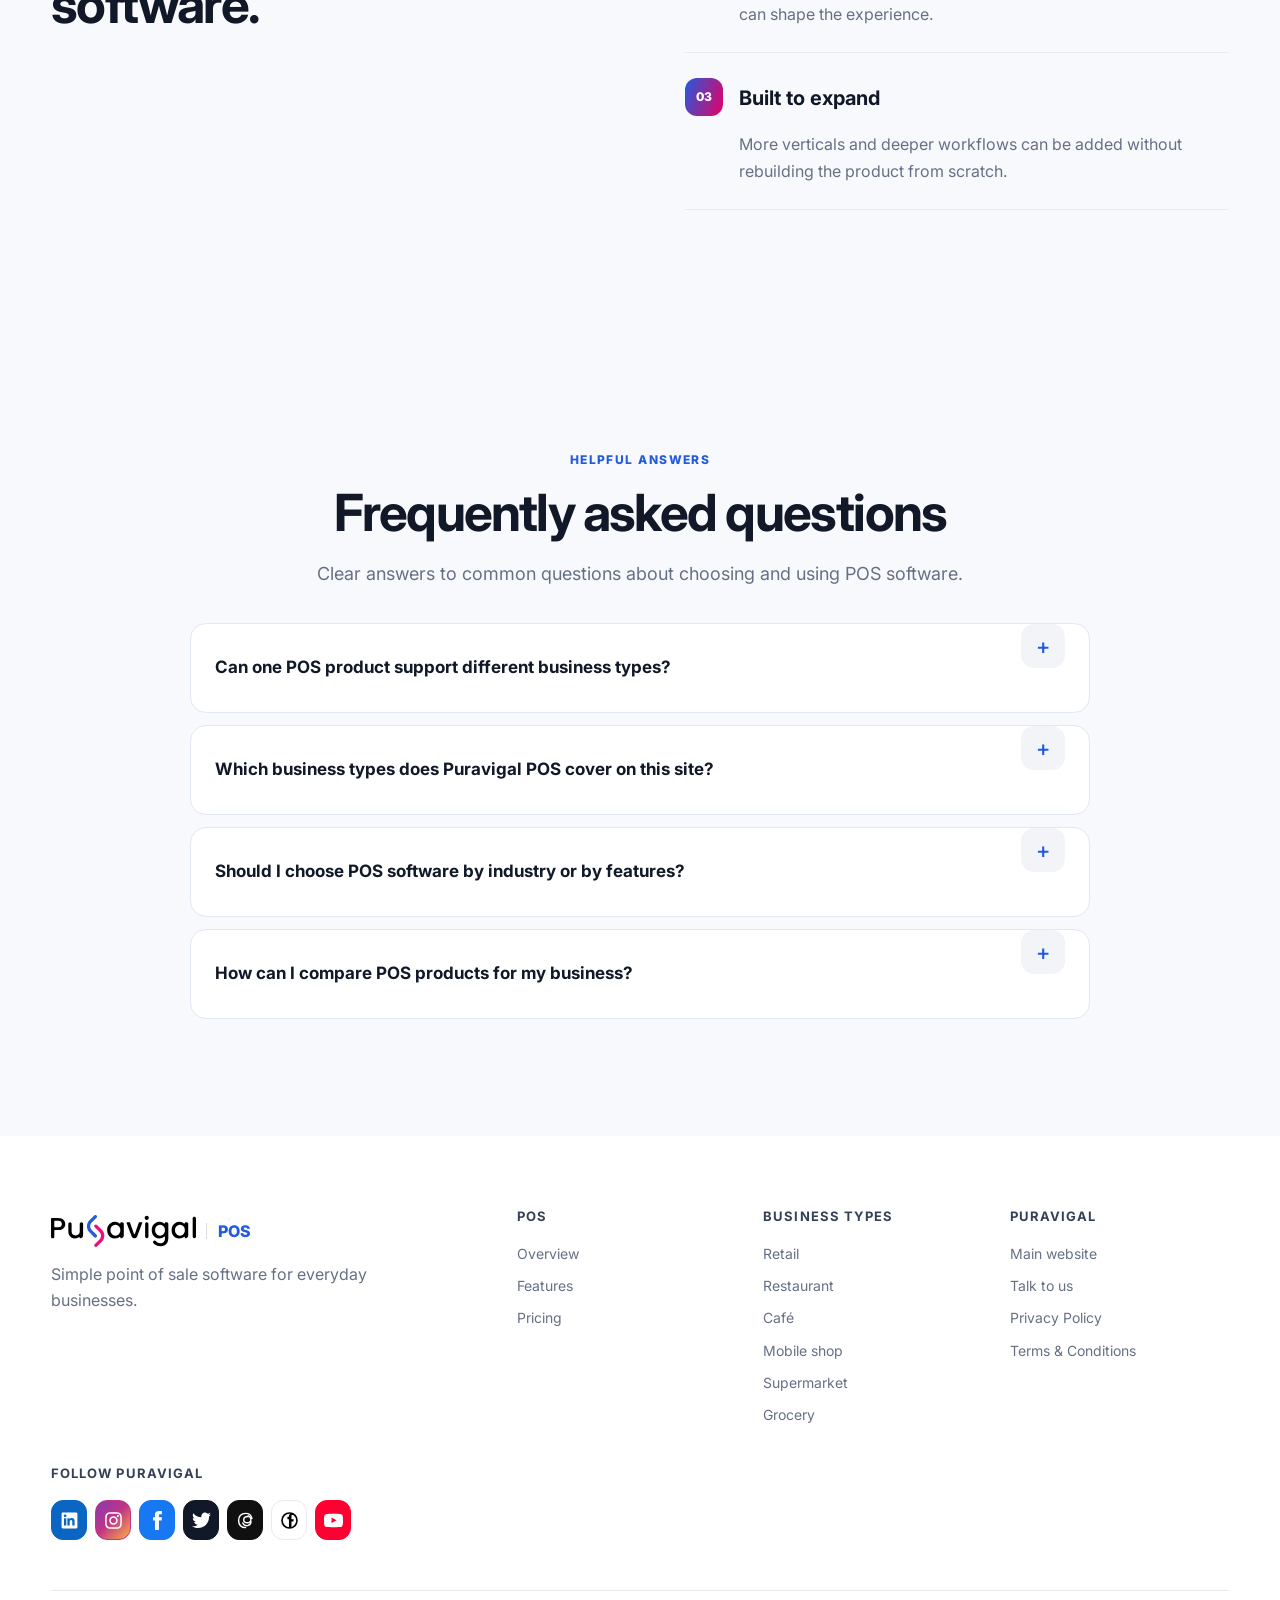
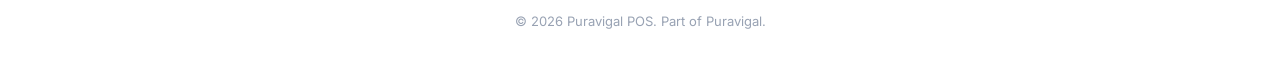
<file: pos/industries/index.html>
<!doctype html><html lang="en-IN"><head><meta charset="utf-8"><meta name="viewport" content="width=device-width,initial-scale=1"><meta name="robots" content="index,follow,max-image-preview:large"><link rel="icon" href="../../images/fav/favicon.ico"><link rel="stylesheet" href="../../css/site.css"><title>POS Software by Business Type | Retail, Restaurant, Café & Grocery | Puravigal</title><meta name="description" content="Find POS software guidance by business type, including retail shops, restaurants, cafés, mobile shops, supermarkets and grocery stores. Explore workflows and features from Puravigal POS."><link rel="canonical" href="https://www.puravigal.com/pos/industries/"><meta property="og:type" content="website"><meta property="og:site_name" content="Puravigal"><meta property="og:title" content="POS Software by Business Type | Retail, Restaurant, Café & Grocery | Puravigal"><meta property="og:description" content="Find POS software guidance by business type, including retail shops, restaurants, cafés, mobile shops, supermarkets and grocery stores. Explore workflows and features from Puravigal POS."><meta property="og:url" content="https://www.puravigal.com/pos/industries/"><meta property="og:image" content="https://www.puravigal.com/images/ogimage/puravigal-black-og.png"><meta name="twitter:card" content="summary_large_image"><meta name="twitter:title" content="POS Software by Business Type | Retail, Restaurant, Café & Grocery | Puravigal"><meta name="twitter:description" content="Find POS software guidance by business type, including retail shops, restaurants, cafés, mobile shops, supermarkets and grocery stores. Explore workflows and features from Puravigal POS."><meta name="twitter:image" content="https://www.puravigal.com/images/ogimage/puravigal-black-og.png"><meta property="og:type" content="website"><meta property="og:site_name" content="Puravigal"><meta property="og:title" content="POS Software by Business Type | Retail, Restaurant, Café & Grocery | Puravigal"><meta property="og:description" content="Find POS software guidance by business type, including retail shops, restaurants, cafés, mobile shops, supermarkets and grocery stores. Explore workflows and features from Puravigal POS."><meta property="og:url" content="https://www.puravigal.com/pos/industries/"><meta property="og:image" content="https://www.puravigal.com/images/ogimage/puravigal-black-og.png"><meta name="twitter:card" content="summary_large_image"><meta name="twitter:title" content="POS Software by Business Type | Retail, Restaurant, Café & Grocery | Puravigal"><meta name="twitter:description" content="Find POS software guidance by business type, including retail shops, restaurants, cafés, mobile shops, supermarkets and grocery stores. Explore workflows and features from Puravigal POS."><meta name="twitter:image" content="https://www.puravigal.com/images/ogimage/puravigal-black-og.png"></head><body class="pos-site"><div data-pos-header></div><main><section class="product-hero"><div class="container product-hero-grid"><div class="product-hero-copy"><span class="eyebrow">Built for your business type</span><h1>One POS. Different ways to run a business.</h1><p class="lead">The Puravigal POS core stays simple. The experience can adapt around the products, people and workflows that make each business different.</p><div class="actions"><a class="btn product-btn" href="https://pos.puravigal.com/?signup=true">Start free</a><a class="btn product-outline" href="../features.html">Explore features</a></div></div><div class="feature-hero-art"><img src="../../images/pos/puravigal-pos-screen-showcase.svg" alt="Puravigal POS business workflows" width="1200" height="760"></div></div></section><section class="industry-section"><div class="container"><div class="section-head center"><span class="eyebrow">Business types</span><h2>Pick the workflow closest to your business.</h2><p>Start with a familiar setup, then configure the product around the way you work.</p></div><div class="industry-grid"><a class="industry-card" href="retail.html"><img src="../../images/pos/verticals/retail.svg" alt="Retail POS illustration"><div class="industry-body"><span class="industry-icon" aria-hidden="true"></span><div><h3>Retail shops</h3><p>Products, billing, inventory, purchases and customer sales for everyday retail.</p><span class="industry-link">Explore retail →</span></div></div></a><a class="industry-card" href="restaurant.html"><img src="../../images/pos/verticals/restaurant.svg" alt="Restaurant POS workflow illustration" width="720" height="480" loading="lazy" onerror="this.onerror=null;this.src=&quot;../../images/pos/puravigal-pos-screen-showcase.svg&quot;;this.alt=&quot;Puravigal POS business dashboard illustration&quot;;"><div class="industry-body"><span class="industry-icon" aria-hidden="true"></span><div><h3>Restaurants</h3><p>Fast billing and practical operations for small restaurants and food businesses.</p><span class="industry-link">Explore restaurant →</span></div></div></a><a class="industry-card" href="cafe.html"><img src="../../images/pos/verticals/cafe.svg" alt="Café POS illustration"><div class="industry-body"><span class="industry-icon" aria-hidden="true"></span><div><h3>Cafés</h3><p>Simple counter workflows for cafés and quick-service businesses.</p><span class="industry-link">Explore café →</span></div></div></a><a class="industry-card" href="mobile-shop.html"><img src="../../images/pos/verticals/mobile-shop.svg" alt="Mobile shop POS illustration"><div class="industry-body"><span class="industry-icon" aria-hidden="true"></span><div><h3>Mobile shops</h3><p>Manage devices, accessories, prices, stock and customer purchases.</p><span class="industry-link">Explore mobile shop →</span></div></div></a><a class="industry-card" href="supermarket.html"><img src="../../images/pos/verticals/supermarket.svg" alt="Supermarket POS illustration"><div class="industry-body"><span class="industry-icon" aria-hidden="true"></span><div><h3>Supermarkets</h3><p>Organise wider catalogues, stock, purchases and faster checkout.</p><span class="industry-link">Explore supermarket →</span></div></div></a><a class="industry-card" href="grocery.html"><img src="../../images/pos/verticals/grocery.svg" alt="Grocery POS illustration"><div class="industry-body"><span class="industry-icon" aria-hidden="true"></span><div><h3>Grocery & provision stores</h3><p>A practical POS for neighbourhood stores and everyday grocery sales.</p><span class="industry-link">Explore grocery →</span></div></div></a></div></div></section><section class="section soft unified-story"><div class="container split"><div><span class="eyebrow">One product. Shared foundation.</span><h2>Different businesses should not need completely different software.</h2></div><div class="feature-list"><div><b>Common core</b><p>Billing, products, inventory, customers and reports stay connected.</p></div><div><b>Vertical-aware workflows</b><p>Menus, product types, checkout habits and business operations can shape the experience.</p></div><div><b>Built to expand</b><p>More verticals and deeper workflows can be added without rebuilding the product from scratch.</p></div></div></div></section><section class="section soft seo-faq"><div class="container narrow"><div class="section-head"><span class="eyebrow">Helpful answers</span><h2>Frequently asked questions</h2><p>Clear answers to common questions about choosing and using POS software.</p></div><details><summary>Can one POS product support different business types?</summary><p>A shared POS foundation can support different businesses when the product catalogue, billing flow, stock process and reporting fit each business's real needs.</p></details><details><summary>Which business types does Puravigal POS cover on this site?</summary><p>The current business-type pages cover retail shops, restaurants, cafés, mobile shops, supermarkets and grocery or provision stores.</p></details><details><summary>Should I choose POS software by industry or by features?</summary><p>Use both: choose a product that fits your industry workflow, then confirm it supports the billing, stock, purchase, reporting and hardware requirements you actually have.</p></details><details><summary>How can I compare POS products for my business?</summary><p>Write down your checkout steps, stock rules, payment methods, reporting needs, devices and budget, then test those requirements against the vendor's current product.</p></details></div></section></main><script type="application/ld+json">{"@context":"https://schema.org","@type":"FAQPage","mainEntity":[{"@type":"Question","name":"Can one POS product support different business types?","acceptedAnswer":{"@type":"Answer","text":"A shared POS foundation can support different businesses when the product catalogue, billing flow, stock process and reporting fit each business's real needs."}},{"@type":"Question","name":"Which business types does Puravigal POS cover on this site?","acceptedAnswer":{"@type":"Answer","text":"The current business-type pages cover retail shops, restaurants, cafés, mobile shops, supermarkets and grocery or provision stores."}},{"@type":"Question","name":"Should I choose POS software by industry or by features?","acceptedAnswer":{"@type":"Answer","text":"Use both: choose a product that fits your industry workflow, then confirm it supports the billing, stock, purchase, reporting and hardware requirements you actually have."}},{"@type":"Question","name":"How can I compare POS products for my business?","acceptedAnswer":{"@type":"Answer","text":"Write down your checkout steps, stock rules, payment methods, reporting needs, devices and budget, then test those requirements against the vendor's current product."}}]}</script><div data-pos-footer></div><script src="../../js/pos-shell.js"></script>
</body></html>
</file>
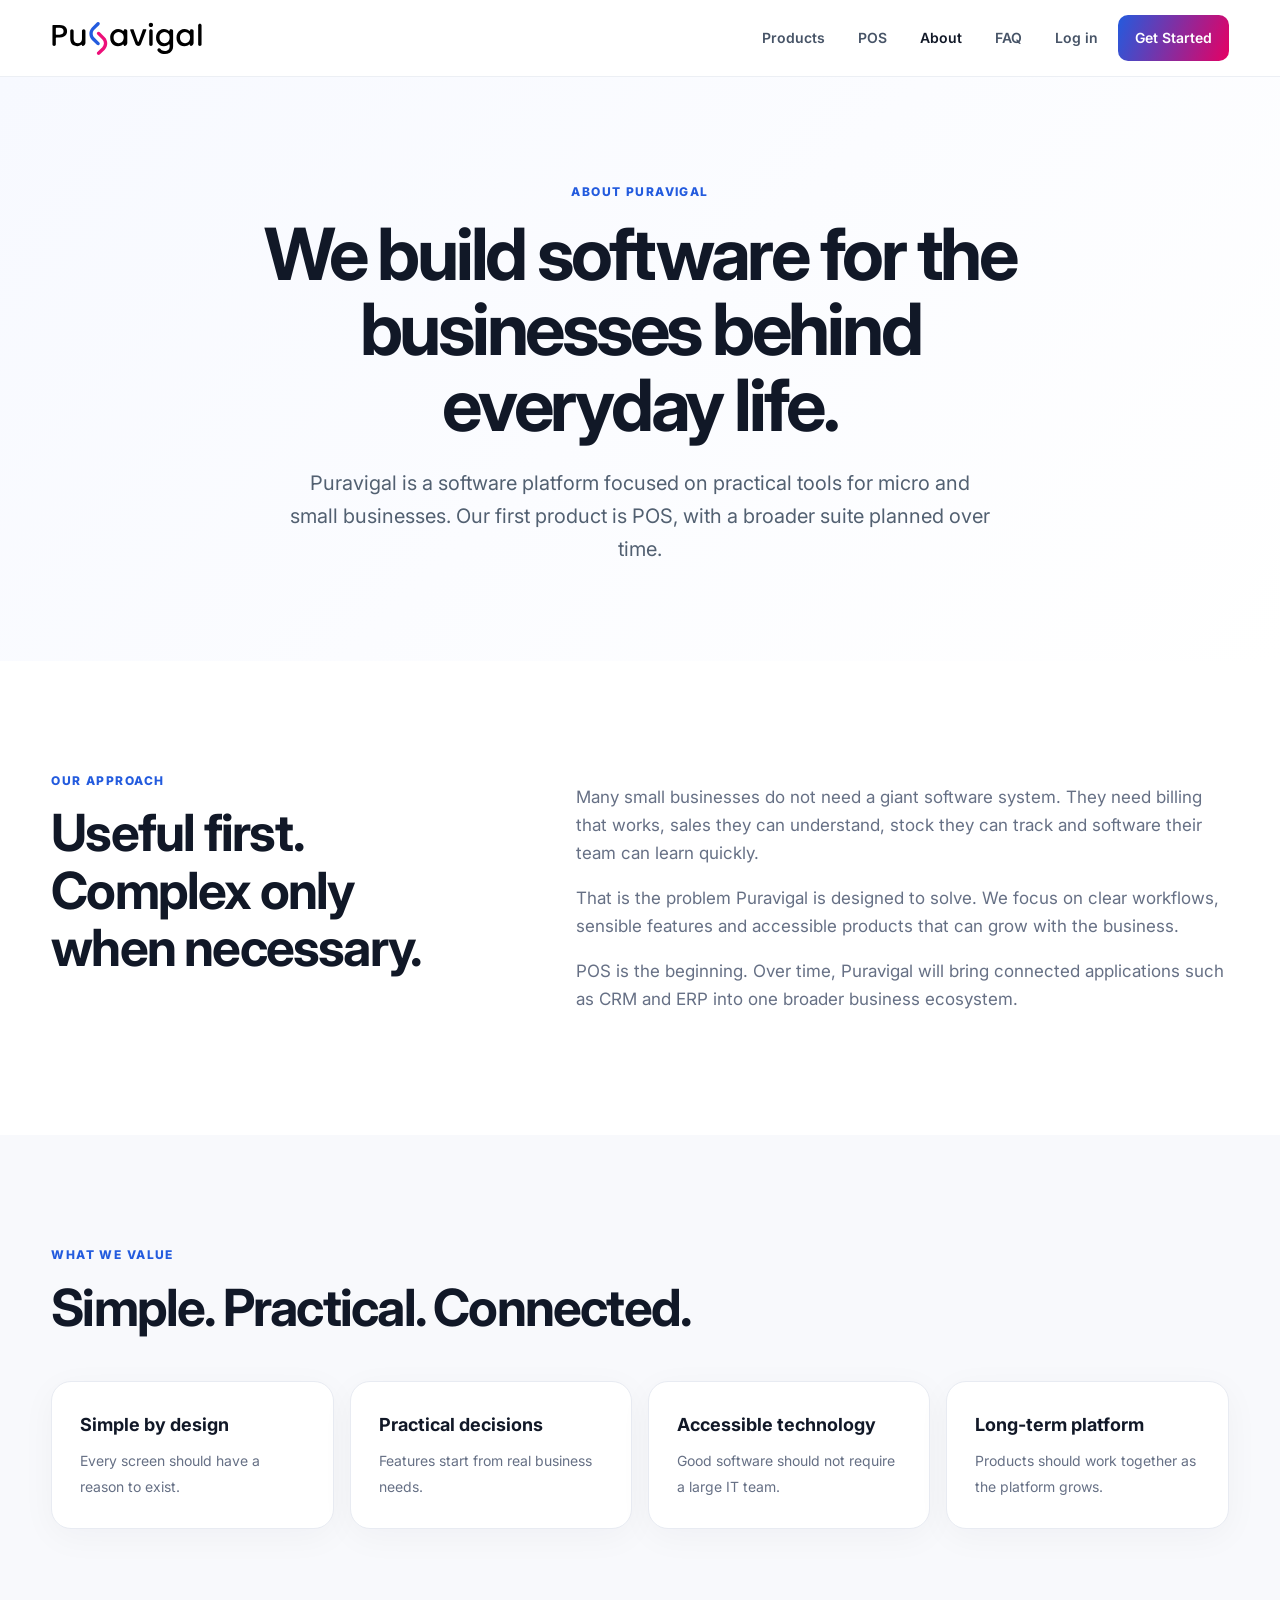
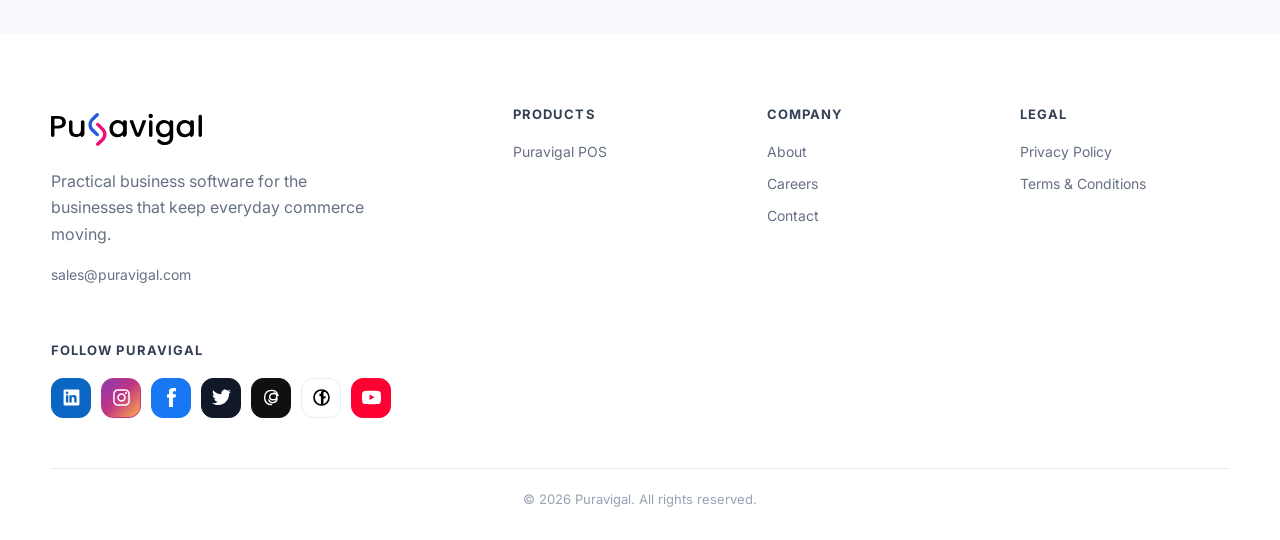
<file: about-us.html>
<!doctype html><html lang="en-IN"><head><meta charset="utf-8"><meta name="viewport" content="width=device-width,initial-scale=1"><title>About Puravigal | Practical Software for Everyday Business</title><meta name="description" content="Learn about Puravigal and our approach to building simple business software for micro businesses."><link rel="canonical" href="https://www.puravigal.com/about-us.html">
<meta name="robots" content="index,follow,max-image-preview:large">
<meta property="og:type" content="website">
<meta property="og:site_name" content="Puravigal">
<meta property="og:title" content="About Puravigal | Practical Software for Everyday Business">
<meta property="og:description" content="Learn about Puravigal and our approach to building simple business software for micro and small businesses.">
<meta property="og:url" content="https://www.puravigal.com/about-us.html">
<meta property="og:image" content="https://www.puravigal.com/images/ogimage/puravigal-black-og.png">
<meta property="og:image:alt" content="Puravigal business software">
<meta name="twitter:card" content="summary_large_image">
<meta name="twitter:title" content="About Puravigal | Practical Software for Everyday Business">
<meta name="twitter:description" content="Learn about Puravigal and our approach to building simple business software for micro and small businesses.">
<meta name="twitter:image" content="https://www.puravigal.com/images/ogimage/puravigal-black-og.png">
<link rel="icon" href="images/fav/favicon.ico"><link rel="stylesheet" href="css/site.css"><script type="application/ld+json">{"@context":"https://schema.org","@type":"WebPage","name":"About Puravigal | Practical Software for Everyday Business","url":"https://www.puravigal.com/about-us.html","description":"Learn about Puravigal and our approach to building simple business software for micro and small businesses.","isPartOf":{"@type":"WebSite","name":"Puravigal","url":"https://www.puravigal.com/"}}</script></head><body><div data-site-header></div><main><section class="page-hero page-hero-centered"><div class="container narrow"><span class="eyebrow">About Puravigal</span><h1>We build software for the businesses behind everyday life.</h1><p class="lead">Puravigal is a software platform focused on practical tools for micro and small businesses. Our first product is POS, with a broader suite planned over time.</p></div></section><section class="section"><div class="container content-grid"><div><span class="eyebrow">Our approach</span><h2>Useful first. Complex only when necessary.</h2></div><div><p>Many small businesses do not need a giant software system. They need billing that works, sales they can understand, stock they can track and software their team can learn quickly.</p><p>That is the problem Puravigal is designed to solve. We focus on clear workflows, sensible features and accessible products that can grow with the business.</p><p>POS is the beginning. Over time, Puravigal will bring connected applications such as CRM and ERP into one broader business ecosystem.</p></div></div></section><section class="section soft"><div class="container"><div class="section-head"><span class="eyebrow">What we value</span><h2>Simple. Practical. Connected.</h2></div><div class="use-grid"><div><b>Simple by design</b><span>Every screen should have a reason to exist.</span></div><div><b>Practical decisions</b><span>Features start from real business needs.</span></div><div><b>Accessible technology</b><span>Good software should not require a large IT team.</span></div><div><b>Long-term platform</b><span>Products should work together as the platform grows.</span></div></div></div></section></main><div data-site-footer></div><script src="js/site.js"></script><script src="js/site-shell.js"></script>
</body></html>
</file>
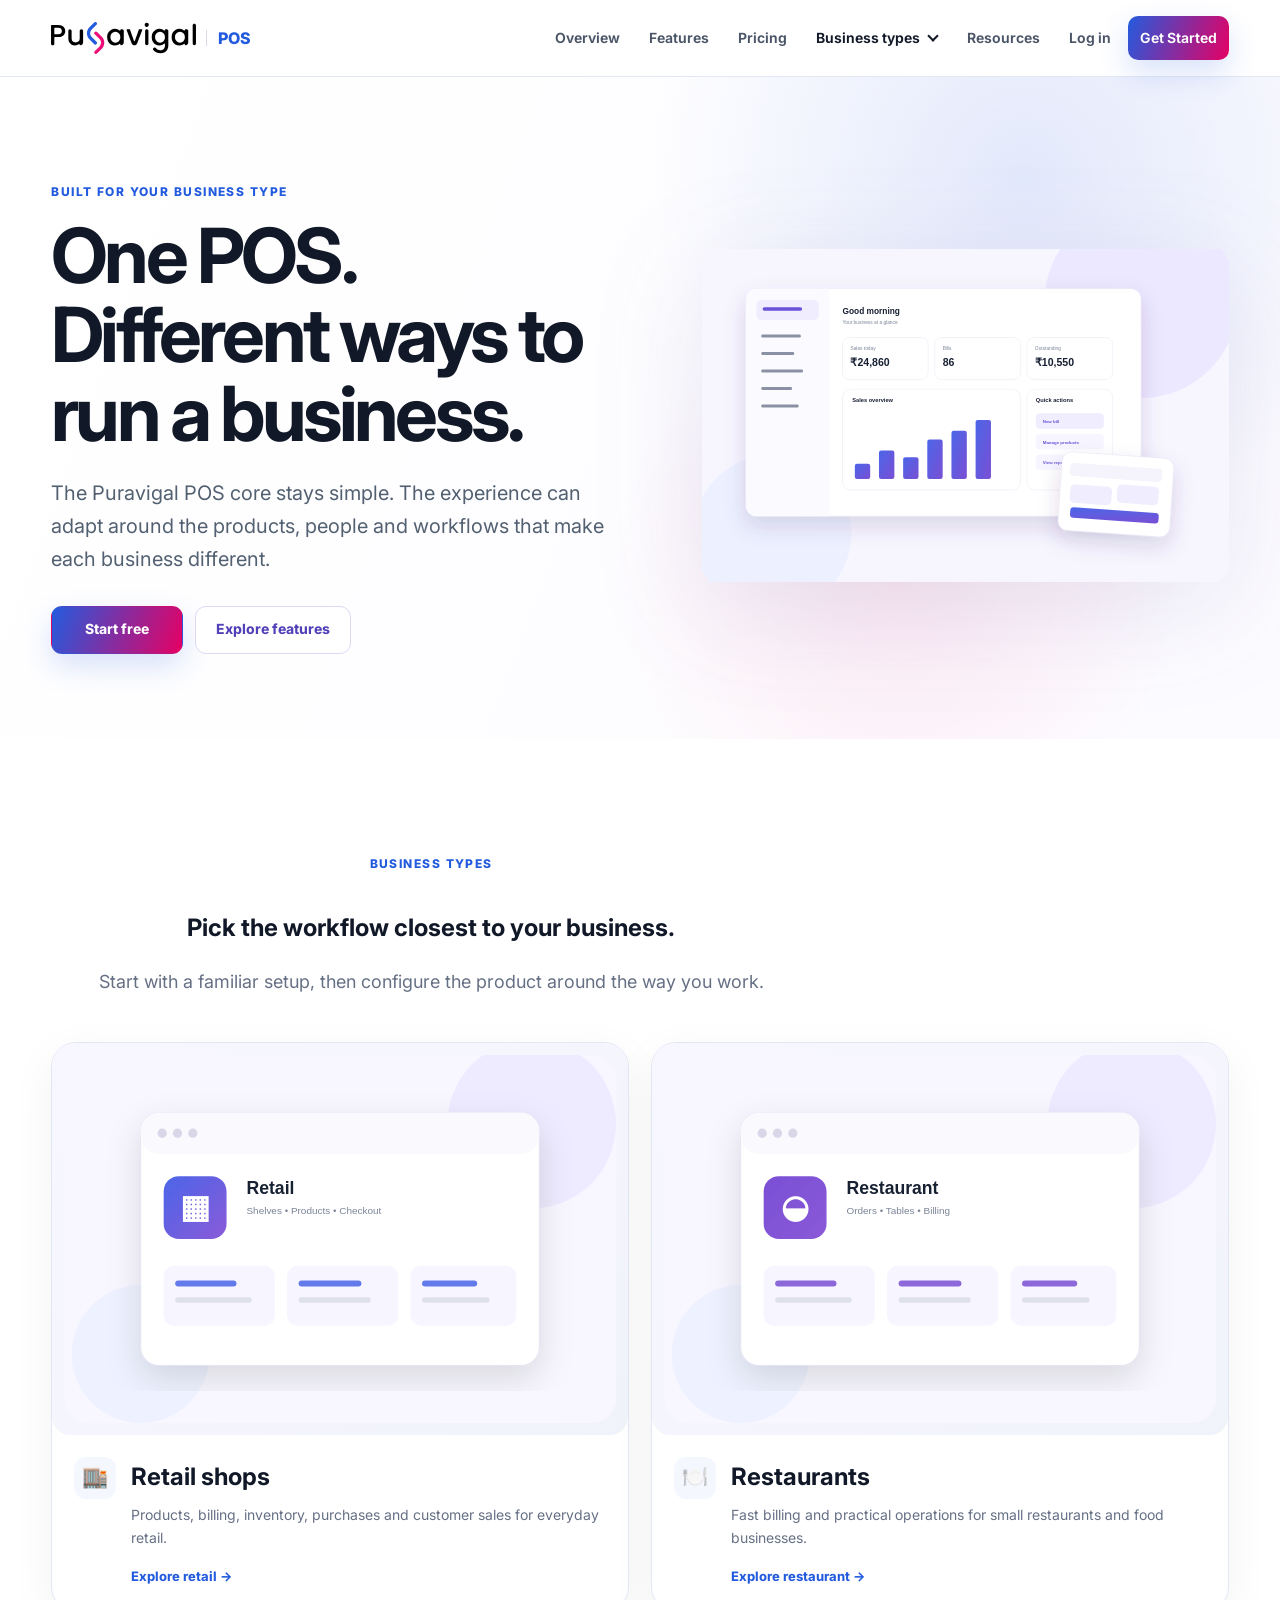
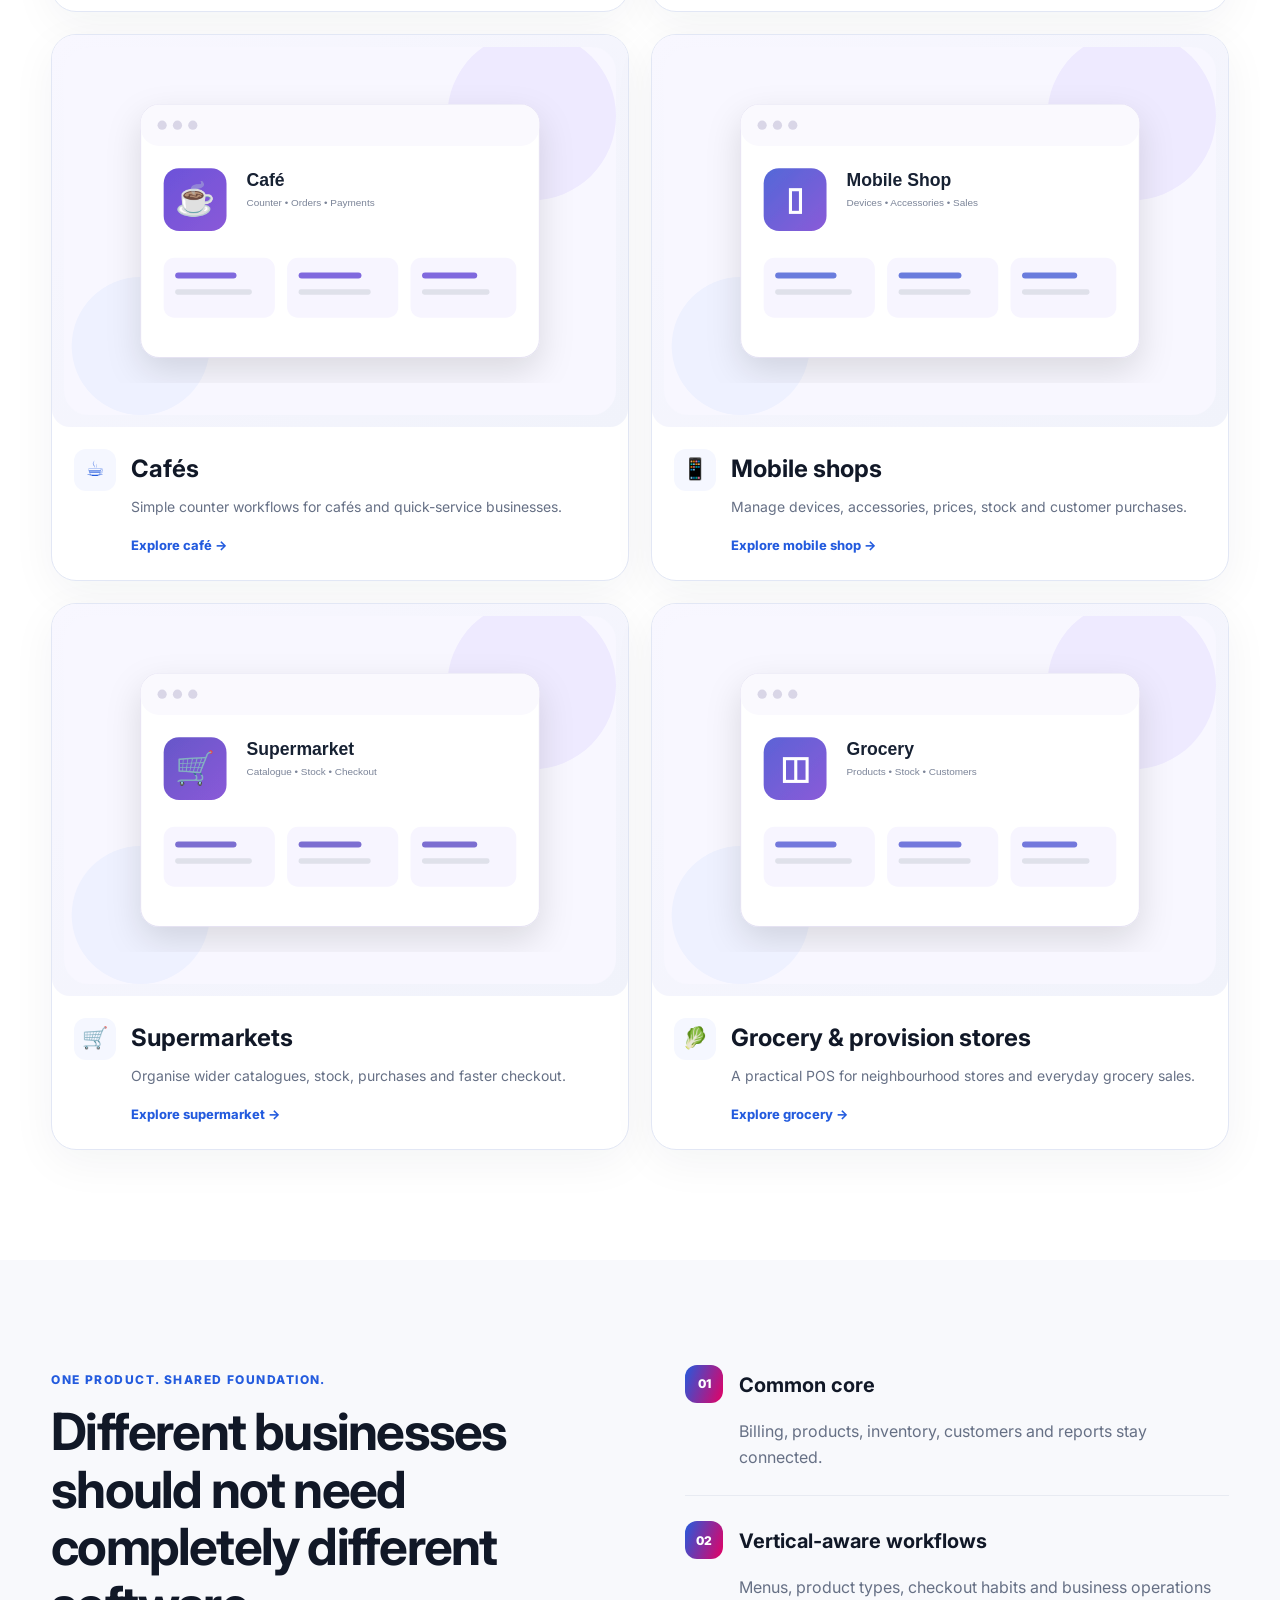
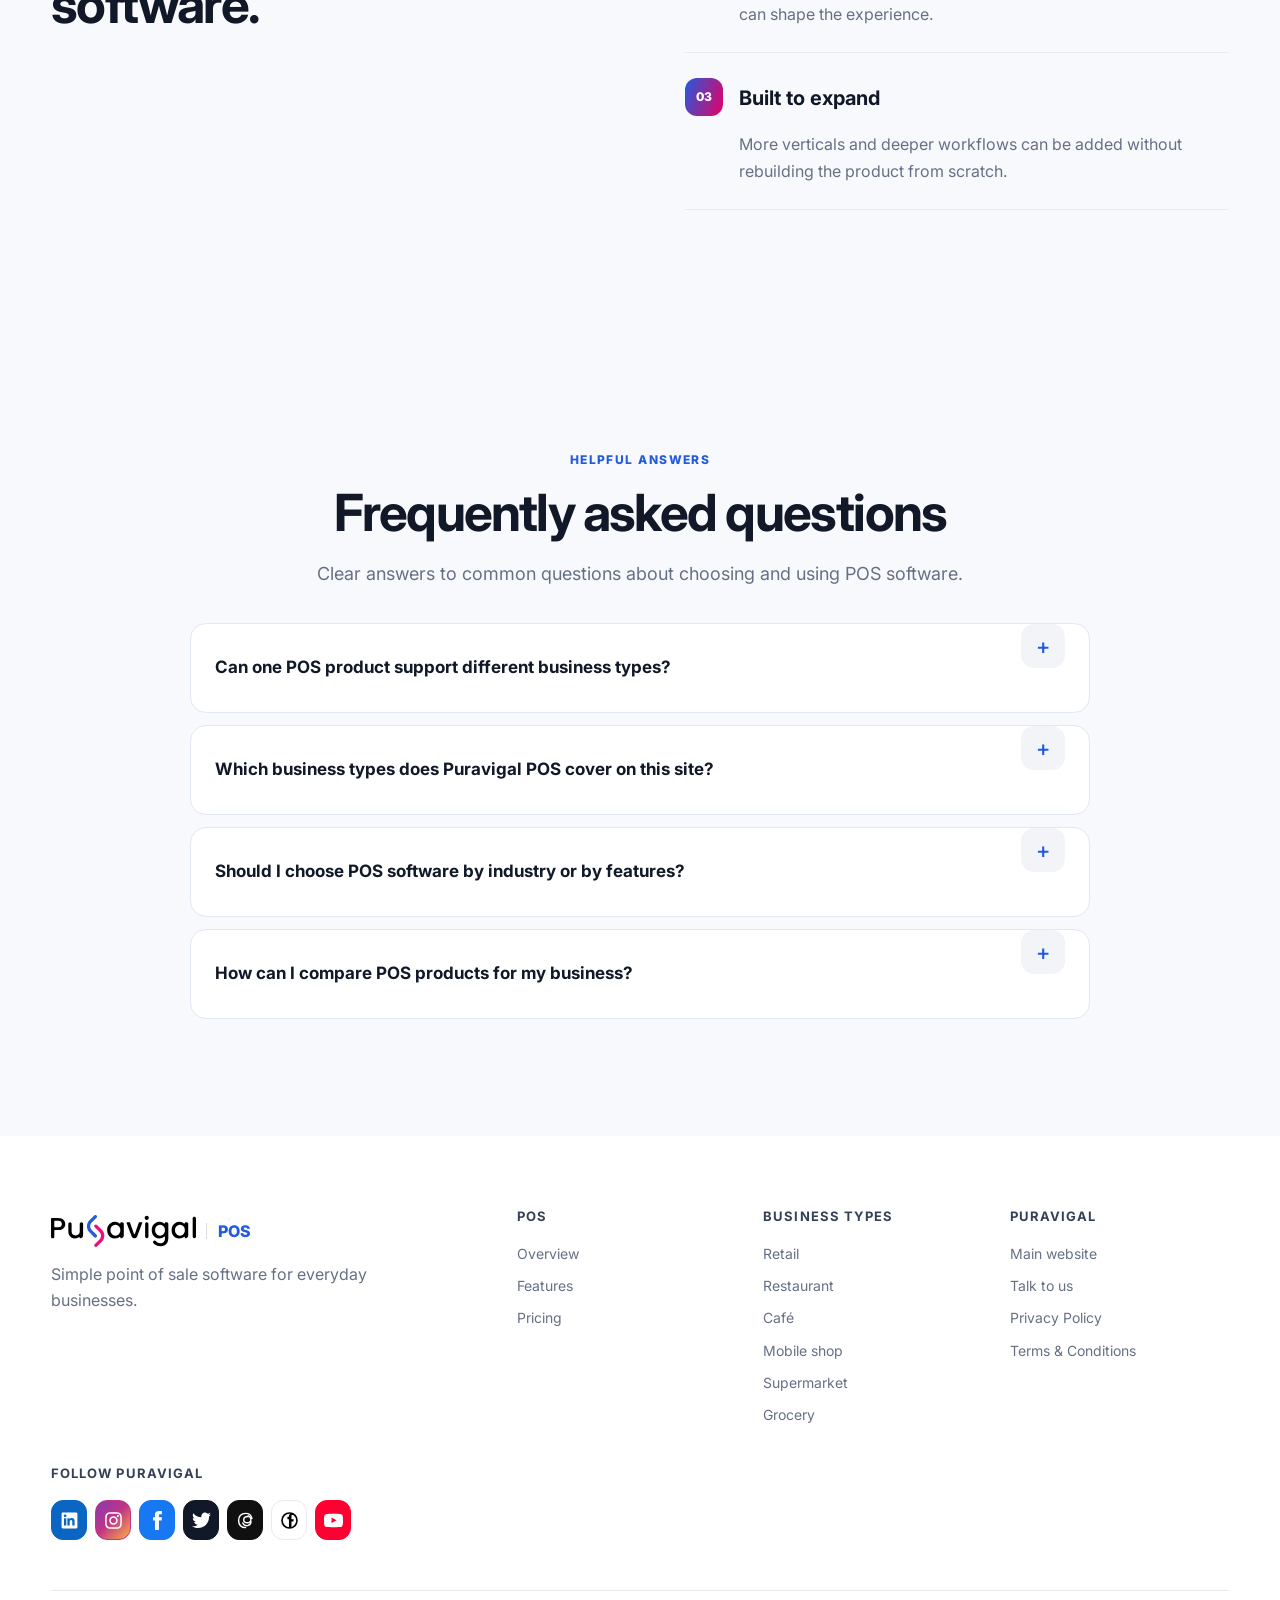
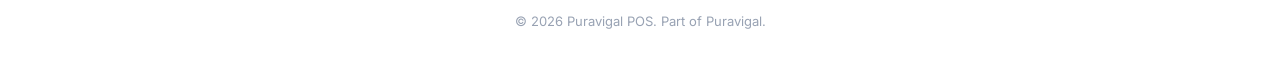
<file: business-types.html>
<!doctype html><html lang="en-IN"><head><meta charset="utf-8"><meta name="viewport" content="width=device-width,initial-scale=1"><meta name="robots" content="noindex,follow"><meta http-equiv="refresh" content="0;url=pos/industries/"><link rel="canonical" href="https://www.puravigal.com/pos/industries/"><title>Business types | Puravigal POS</title><script>location.replace("pos/industries/");</script></head><body><p>Business types are now part of Puravigal POS. <a href="pos/industries/">Explore POS business types</a>.</p></body></html>
</file>
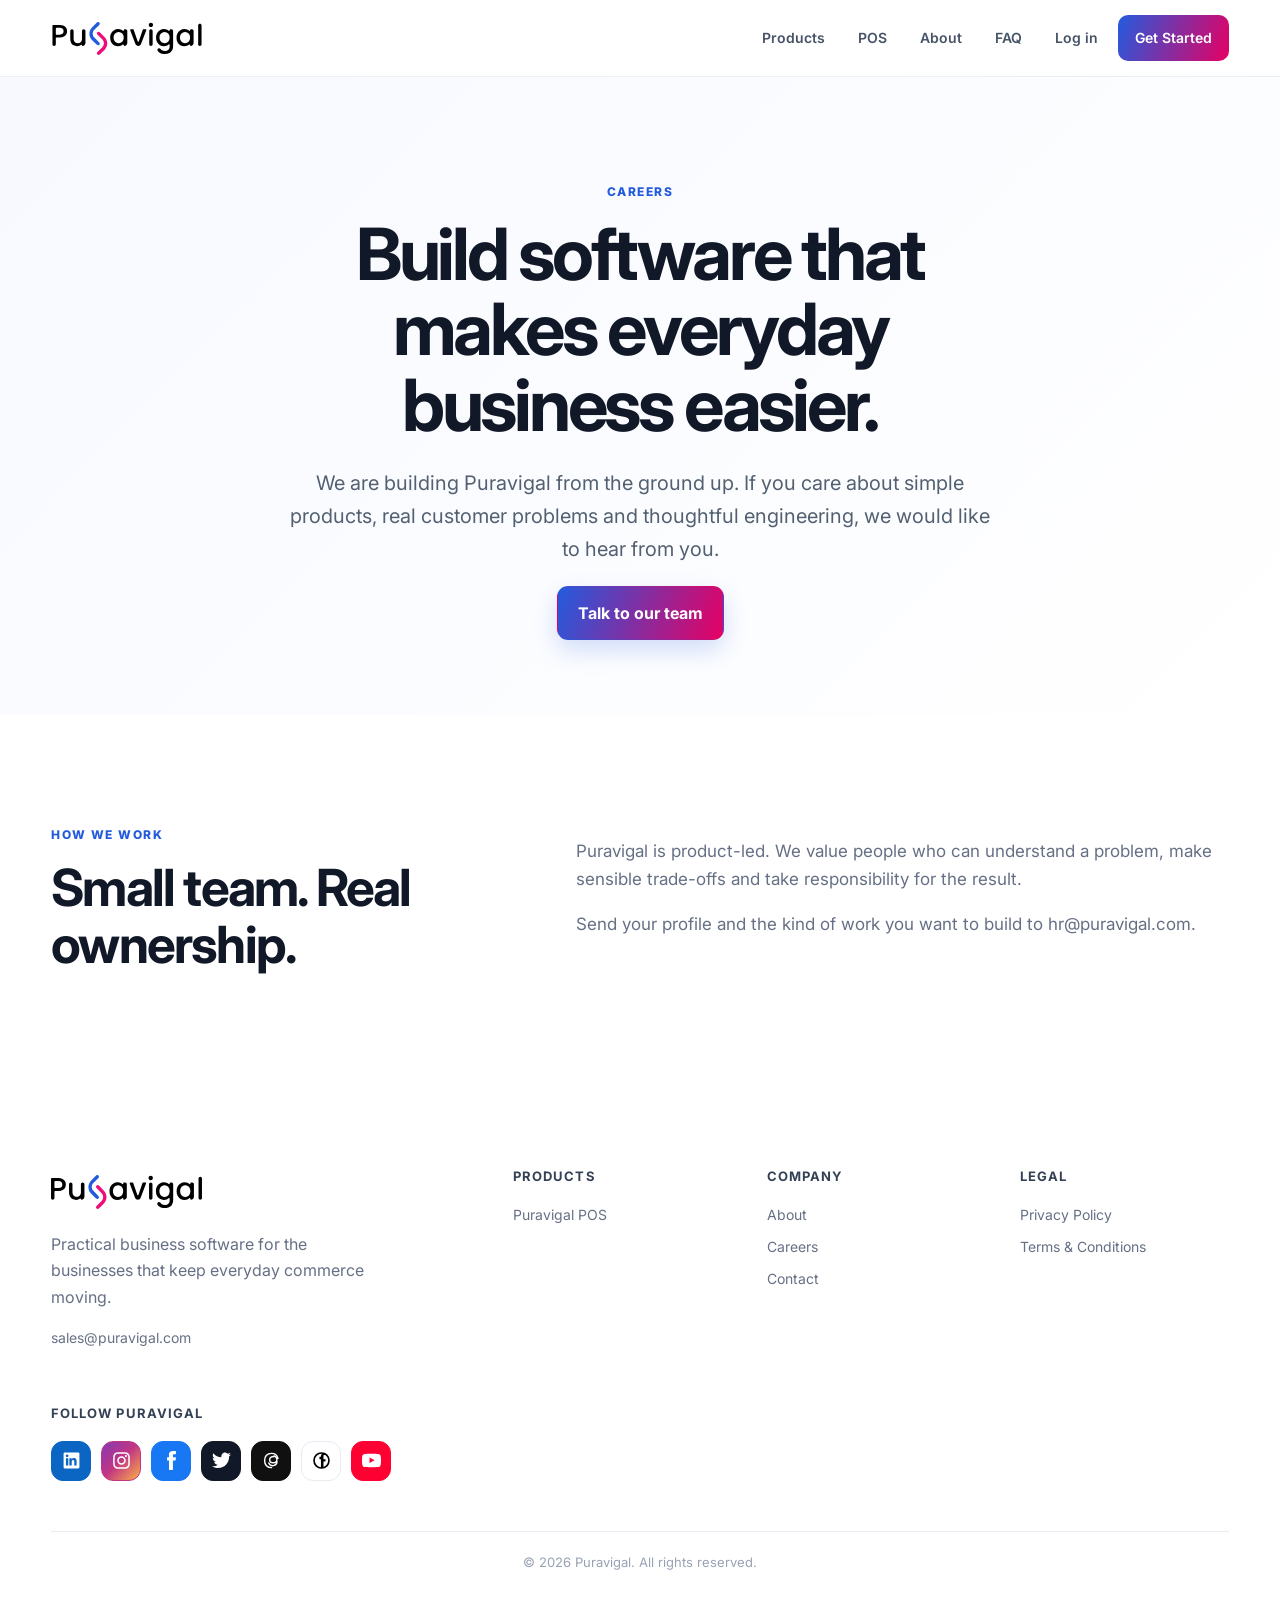
<file: careers.html>
<!doctype html><html lang="en-IN"><head><meta charset="utf-8"><meta name="viewport" content="width=device-width,initial-scale=1"><title>Careers at Puravigal | Build Practical Business Software</title><meta name="description" content="Explore careers and opportunities to build practical software for micro businesses with Puravigal."><link rel="canonical" href="https://www.puravigal.com/careers.html">
<meta name="robots" content="index,follow,max-image-preview:large">
<meta property="og:type" content="website">
<meta property="og:site_name" content="Puravigal">
<meta property="og:title" content="Careers at Puravigal | Build Practical Business Software">
<meta property="og:description" content="Explore opportunities to build practical software for micro and small businesses with Puravigal.">
<meta property="og:url" content="https://www.puravigal.com/careers.html">
<meta property="og:image" content="https://www.puravigal.com/images/ogimage/puravigal-black-og.png">
<meta property="og:image:alt" content="Puravigal business software">
<meta name="twitter:card" content="summary_large_image">
<meta name="twitter:title" content="Careers at Puravigal | Build Practical Business Software">
<meta name="twitter:description" content="Explore opportunities to build practical software for micro and small businesses with Puravigal.">
<meta name="twitter:image" content="https://www.puravigal.com/images/ogimage/puravigal-black-og.png">
<link rel="icon" href="images/fav/favicon.ico"><link rel="stylesheet" href="css/site.css"><script type="application/ld+json">{"@context":"https://schema.org","@type":"WebPage","name":"Careers at Puravigal | Build Practical Business Software","url":"https://www.puravigal.com/careers.html","description":"Explore opportunities to build practical software for micro and small businesses with Puravigal.","isPartOf":{"@type":"WebSite","name":"Puravigal","url":"https://www.puravigal.com/"}}</script></head><body><div data-site-header></div><main><section class="page-hero page-hero-centered"><div class="container narrow"><span class="eyebrow">Careers</span><h1>Build software that makes everyday business easier.</h1><p class="lead">We are building Puravigal from the ground up. If you care about simple products, real customer problems and thoughtful engineering, we would like to hear from you.</p><a class="btn primary" href="mailto:hr@puravigal.com">Talk to our team</a></div></section><section class="section"><div class="container content-grid"><div><span class="eyebrow">How we work</span><h2>Small team. Real ownership.</h2></div><div><p>Puravigal is product-led. We value people who can understand a problem, make sensible trade-offs and take responsibility for the result.</p><p>Send your profile and the kind of work you want to build to <a href="mailto:hr@puravigal.com">hr@puravigal.com</a>.</p></div></div></section></main><div data-site-footer></div><script src="js/site.js"></script><script src="js/site-shell.js"></script>
</body></html>
</file>
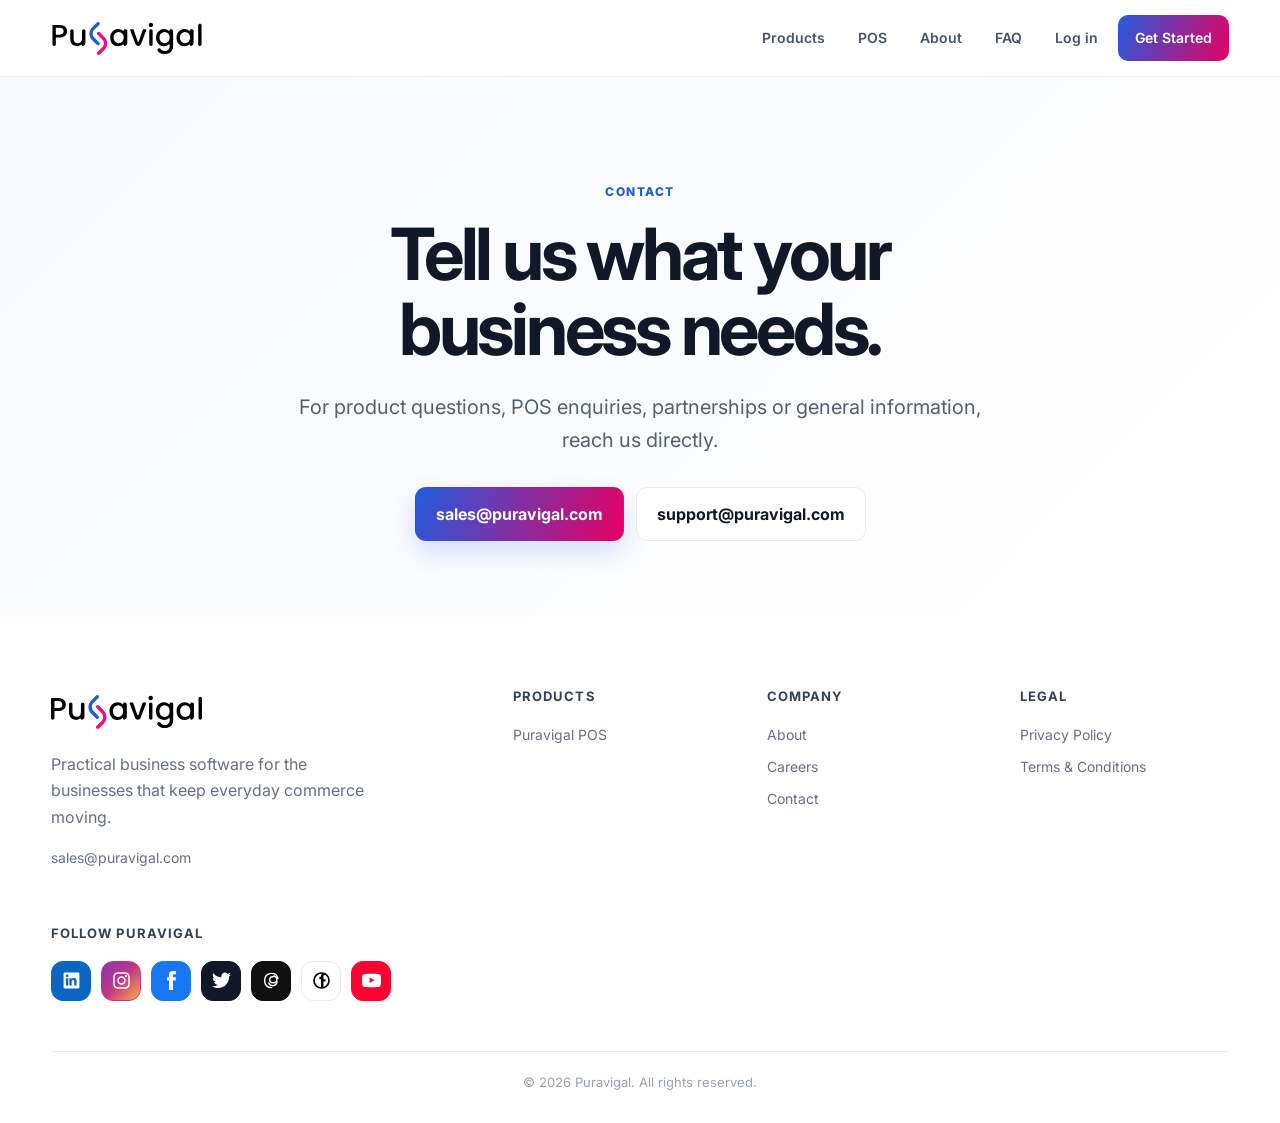
<file: contact.html>
<!doctype html><html lang="en-IN"><head><meta charset="utf-8"><meta name="viewport" content="width=device-width,initial-scale=1"><title>Contact Puravigal | Talk About Your Business</title><meta name="description" content="Contact Puravigal about POS, future business software and product requirements."><link rel="canonical" href="https://www.puravigal.com/contact.html">
<meta name="robots" content="index,follow,max-image-preview:large">
<meta property="og:type" content="website">
<meta property="og:site_name" content="Puravigal">
<meta property="og:title" content="Contact Puravigal | Talk About Your Business">
<meta property="og:description" content="Contact Puravigal about POS software, product questions, partnerships and business requirements.">
<meta property="og:url" content="https://www.puravigal.com/contact.html">
<meta property="og:image" content="https://www.puravigal.com/images/ogimage/puravigal-black-og.png">
<meta property="og:image:alt" content="Puravigal business software">
<meta name="twitter:card" content="summary_large_image">
<meta name="twitter:title" content="Contact Puravigal | Talk About Your Business">
<meta name="twitter:description" content="Contact Puravigal about POS software, product questions, partnerships and business requirements.">
<meta name="twitter:image" content="https://www.puravigal.com/images/ogimage/puravigal-black-og.png">
<link rel="icon" href="images/fav/favicon.ico"><link rel="stylesheet" href="css/site.css"><script type="application/ld+json">{"@context":"https://schema.org","@type":"WebPage","name":"Contact Puravigal | Talk About Your Business","url":"https://www.puravigal.com/contact.html","description":"Contact Puravigal about POS software, product questions, partnerships and business requirements.","isPartOf":{"@type":"WebSite","name":"Puravigal","url":"https://www.puravigal.com/"}}</script></head><body><div data-site-header></div><main><section class="page-hero page-hero-centered"><div class="container narrow"><span class="eyebrow">Contact</span><h1>Tell us what your business needs.</h1><p class="lead">For product questions, POS enquiries, partnerships or general information, reach us directly.</p><div class="actions"><a class="btn primary" href="mailto:sales@puravigal.com">sales@puravigal.com</a><a class="btn secondary" href="mailto:support@puravigal.com">support@puravigal.com</a></div></div></section></main><div data-site-footer></div><script src="js/site-shell.js"></script>
</body></html>
</file>
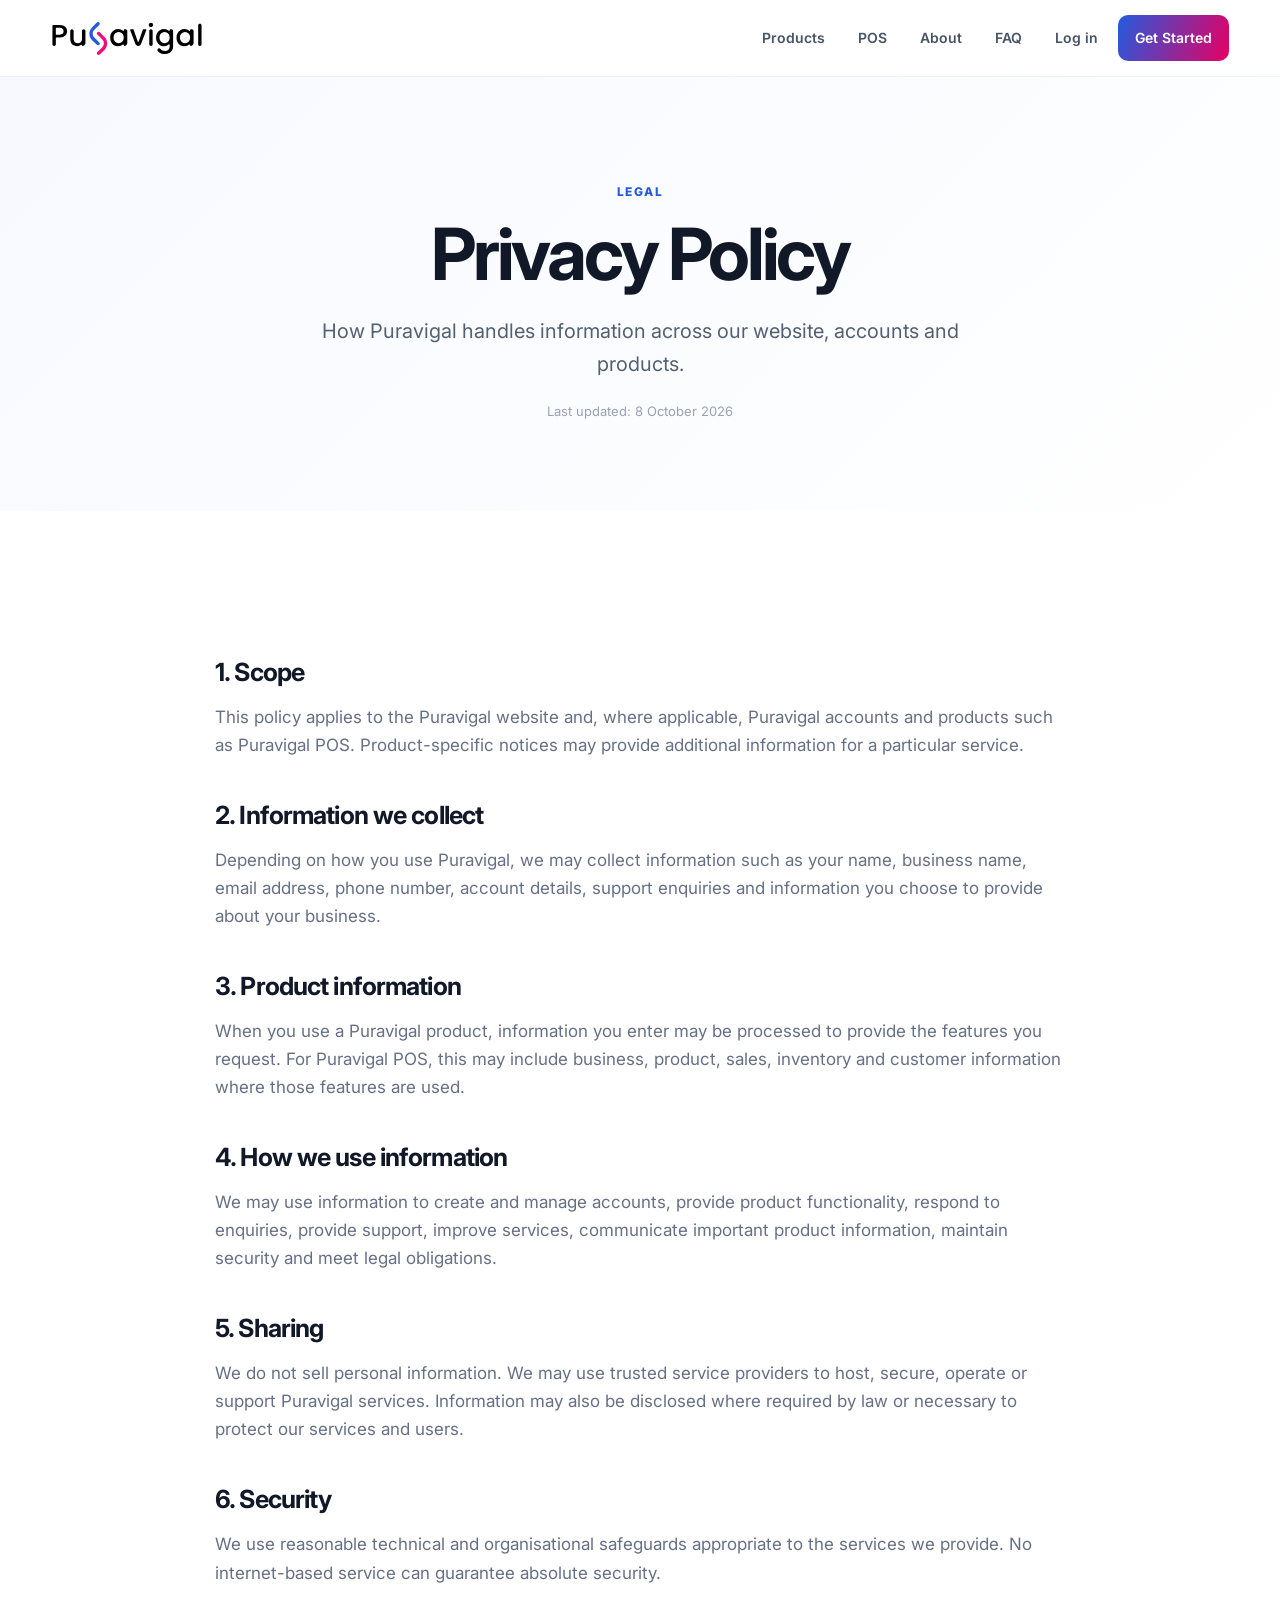
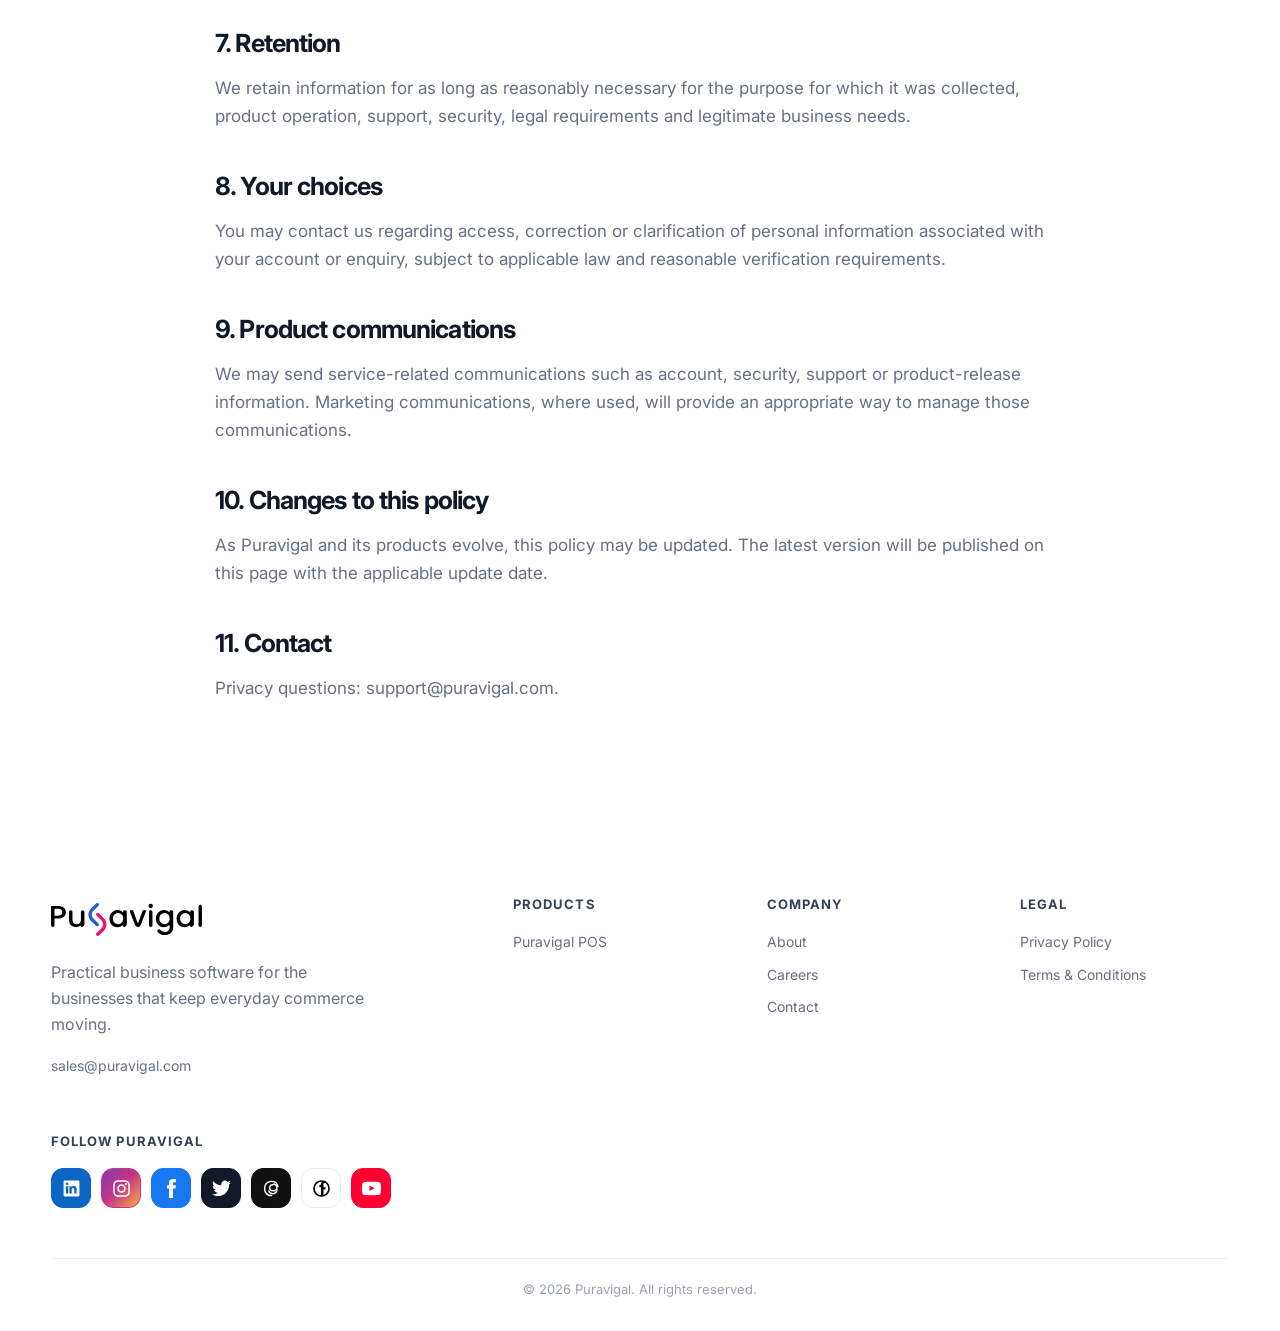
<file: privacy-policy.html>
<!doctype html><html lang="en-IN"><head><meta charset="utf-8"><meta name="viewport" content="width=device-width,initial-scale=1"><title>Privacy Policy | Puravigal</title><meta name="description" content="Puravigal Privacy Policy for the website, accounts, Puravigal POS and future Puravigal services."><link rel="canonical" href="https://www.puravigal.com/privacy-policy.html">
<meta name="robots" content="index,follow,max-image-preview:large">
<meta property="og:type" content="website">
<meta property="og:site_name" content="Puravigal">
<meta property="og:title" content="Privacy Policy | Puravigal">
<meta property="og:description" content="Read the Puravigal Privacy Policy covering our website, accounts, Puravigal POS and related services.">
<meta property="og:url" content="https://www.puravigal.com/privacy-policy.html">
<meta property="og:image" content="https://www.puravigal.com/images/ogimage/puravigal-black-og.png">
<meta property="og:image:alt" content="Puravigal business software">
<meta name="twitter:card" content="summary_large_image">
<meta name="twitter:title" content="Privacy Policy | Puravigal">
<meta name="twitter:description" content="Read the Puravigal Privacy Policy covering our website, accounts, Puravigal POS and related services.">
<meta name="twitter:image" content="https://www.puravigal.com/images/ogimage/puravigal-black-og.png">
<link rel="icon" href="images/fav/favicon.ico"><link rel="stylesheet" href="css/site.css"><script type="application/ld+json">{"@context":"https://schema.org","@type":"WebPage","name":"Privacy Policy | Puravigal","url":"https://www.puravigal.com/privacy-policy.html","description":"Read the Puravigal Privacy Policy covering our website, accounts, Puravigal POS and related services.","isPartOf":{"@type":"WebSite","name":"Puravigal","url":"https://www.puravigal.com/"}}</script></head><body><div data-site-header></div><main><section class="page-hero page-hero-centered"><div class="container narrow"><span class="eyebrow">Legal</span><h1>Privacy Policy</h1><p class="lead">How Puravigal handles information across our website, accounts and products.</p><p class="updated">Last updated: 8 October 2026</p></div></section><section class="section"><div class="container legal"><h2>1. Scope</h2><p>This policy applies to the Puravigal website and, where applicable, Puravigal accounts and products such as Puravigal POS. Product-specific notices may provide additional information for a particular service.</p><h2>2. Information we collect</h2><p>Depending on how you use Puravigal, we may collect information such as your name, business name, email address, phone number, account details, support enquiries and information you choose to provide about your business.</p><h2>3. Product information</h2><p>When you use a Puravigal product, information you enter may be processed to provide the features you request. For Puravigal POS, this may include business, product, sales, inventory and customer information where those features are used.</p><h2>4. How we use information</h2><p>We may use information to create and manage accounts, provide product functionality, respond to enquiries, provide support, improve services, communicate important product information, maintain security and meet legal obligations.</p><h2>5. Sharing</h2><p>We do not sell personal information. We may use trusted service providers to host, secure, operate or support Puravigal services. Information may also be disclosed where required by law or necessary to protect our services and users.</p><h2>6. Security</h2><p>We use reasonable technical and organisational safeguards appropriate to the services we provide. No internet-based service can guarantee absolute security.</p><h2>7. Retention</h2><p>We retain information for as long as reasonably necessary for the purpose for which it was collected, product operation, support, security, legal requirements and legitimate business needs.</p><h2>8. Your choices</h2><p>You may contact us regarding access, correction or clarification of personal information associated with your account or enquiry, subject to applicable law and reasonable verification requirements.</p><h2>9. Product communications</h2><p>We may send service-related communications such as account, security, support or product-release information. Marketing communications, where used, will provide an appropriate way to manage those communications.</p><h2>10. Changes to this policy</h2><p>As Puravigal and its products evolve, this policy may be updated. The latest version will be published on this page with the applicable update date.</p><h2>11. Contact</h2><p>Privacy questions: <a href="mailto:support@puravigal.com">support@puravigal.com</a>.</p></div></section></main><div data-site-footer></div><script src="js/site-shell.js"></script>
</body></html>
</file>
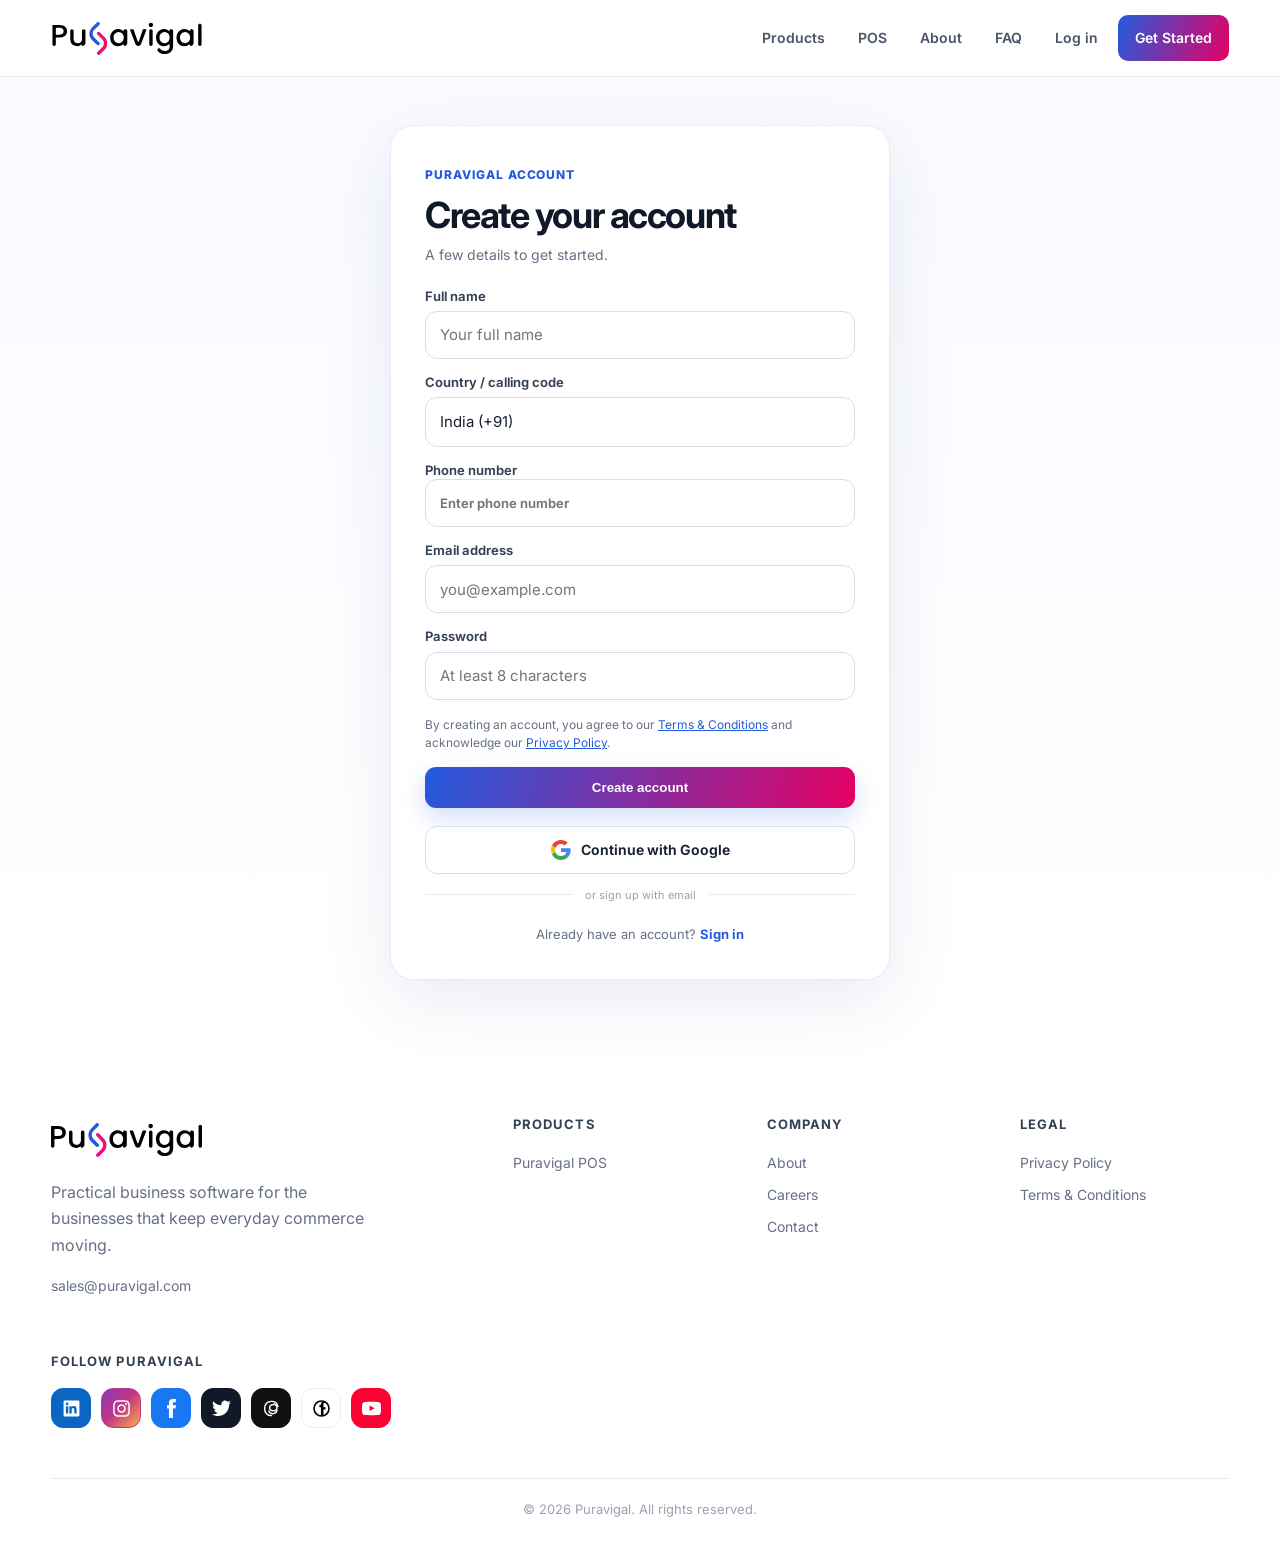
<file: signup.html>
<!doctype html>
<html lang="en-IN">
<head>
<meta charset="utf-8"><meta name="viewport" content="width=device-width,initial-scale=1">
<title>Create Your Puravigal Account | Sign Up</title>
<meta name="description" content="Create your Puravigal account to get started with practical business software. Sign up with email or Google and securely verify your account.">
<meta name="robots" content="index,follow,max-image-preview:large">
<link rel="canonical" href="https://www.puravigal.com/signup.html">
<link rel="icon" href="images/fav/favicon.ico"><link rel="stylesheet" href="css/site.css?v=20261022-signup-unified-1">
<style>
/* Signup form control consistency and accessible validation */
.auth-card #signup-form input:not([type="checkbox"]),
.auth-card #signup-form select,
.auth-card #verify-panel input:not([type="checkbox"]) {
  display:block;width:100%;max-width:100%;min-width:0;box-sizing:border-box;
  min-height:48px;padding:12px 14px;border:1px solid #d7deeb;border-radius:12px;
  background:#fff;color:#182033;font:inherit;line-height:1.4;
}
.auth-card #signup-form label:has(> input#phone-number){display:block;width:100%;min-width:0}.auth-card #signup-form label:has(> input#phone-number) input#phone-number{display:block!important;width:100%!important;max-width:100%!important;min-width:0!important;height:48px!important;min-height:48px!important;padding:12px 14px!important;border:1px solid #d7deeb!important;border-radius:12px!important;background:#fff!important;color:#182033!important;font:inherit!important;line-height:1.4!important;box-sizing:border-box!important;appearance:none;-webkit-appearance:none}
.auth-card #signup-form input[type="tel"] {appearance:none;-webkit-appearance:none;width:100%;height:48px;min-height:48px;padding:12px 14px;border:1px solid #d7deeb;border-radius:12px;font:inherit;box-sizing:border-box}
.auth-card #signup-form input:focus-visible,.auth-card #signup-form select:focus-visible,.auth-card #verify-panel input:focus-visible{outline:3px solid rgba(35,91,222,.2);outline-offset:1px;border-color:#235BDE}
.auth-card #signup-form input:invalid:not(:placeholder-shown){border-color:#d92d20}
.auth-card #signup-form .signup-legal-copy{font-size:14px;line-height:1.6;margin:8px 0 18px;color:#475467}.auth-card #signup-form .signup-legal-copy a{color:#235BDE;text-decoration:underline}
.auth-card #signup-form .check{display:flex;align-items:flex-start;gap:10px;line-height:1.55}
.auth-card #signup-form .check input[type="checkbox"]{flex:0 0 auto;width:17px;height:17px;margin-top:3px}
.auth-card #marketing-consent-row[hidden]{display:none!important}
.auth-card #form-message:empty{display:none}

/* Signup page layout and native dropdown repair */
.auth-shell{padding:52px 20px 64px!important;}
.auth-shell .auth-card{width:min(520px,100%)!important;max-width:520px!important;padding:34px 36px!important;border-radius:24px!important;}
.auth-card #signup-form{display:grid;gap:15px;width:100%;}
.auth-card #signup-form label{display:grid;gap:7px;width:100%;min-width:0;}
.auth-card #signup-form input:not([type="checkbox"]),
.auth-card #signup-form select,
.auth-card #verify-panel input{width:100%!important;max-width:100%!important;min-width:0!important;min-height:48px;box-sizing:border-box!important;}
.auth-card #signup-form select{
  display:block!important;height:50px!important;padding:12px 44px 12px 14px!important;
  border:1px solid #d7deeb!important;border-radius:12px!important;background-color:#fff!important;
  background-image:url("data:image/svg+xml,%3Csvg xmlns='http://www.w3.org/2000/svg' width='16' height='16' viewBox='0 0 24 24' fill='none' stroke='%23475467' stroke-width='2' stroke-linecap='round' stroke-linejoin='round'%3E%3Cpath d='m6 9 6 6 6-6'/%3E%3C/svg%3E")!important;
  background-repeat:no-repeat!important;background-position:right 14px center!important;background-size:16px 16px!important;
  appearance:none!important;-webkit-appearance:none!important;color:#182033!important;font:inherit!important;line-height:1.4!important;cursor:pointer;
}
.auth-card #signup-form select:focus-visible{outline:3px solid rgba(35,91,222,.2);outline-offset:1px;border-color:#235BDE!important;}
.auth-card #signup-form input:focus-visible,.auth-card #verify-panel input:focus-visible{outline:3px solid rgba(35,91,222,.2);outline-offset:1px;border-color:#235BDE!important;}
.auth-card #verify-panel{width:100%;min-width:0;}
.auth-card #verify-panel button{width:100%;min-height:48px;box-sizing:border-box;}
@media(max-width:600px){.auth-shell{padding:28px 14px 40px!important;}.auth-shell .auth-card{padding:26px 20px!important;border-radius:20px!important;}.auth-card h1{font-size:36px!important;}}


/* Signup async-action progress feedback */
.signup-loading-overlay{position:fixed;inset:0;z-index:10000;display:grid;place-items:center;padding:20px;background:rgba(13,25,45,.34);backdrop-filter:blur(3px)}
.signup-loading-card{display:flex;flex-direction:column;align-items:center;gap:12px;width:min(340px,100%);padding:28px 24px;border:1px solid #e5eaf4;border-radius:18px;background:#fff;box-shadow:0 24px 70px rgba(0,0,0,.18);text-align:center;color:#182033}
.signup-loading-card strong{font-size:16px;line-height:1.4}
.signup-loading-detail{font-size:13px;line-height:1.55;color:#667085}
.signup-spinner{display:inline-block;width:16px;height:16px;flex:0 0 16px;border:2px solid currentColor;border-right-color:transparent;border-radius:50%;animation:signup-spin .7s linear infinite;vertical-align:middle}
.signup-spinner-large{width:32px;height:32px;flex-basis:32px;border-width:3px;color:#315efb}
button[aria-busy="true"]{opacity:.88;cursor:wait}
button[aria-busy="true"] .signup-spinner{margin-right:9px}
@keyframes signup-spin{to{transform:rotate(360deg)}}
@media(prefers-reduced-motion:reduce){.signup-spinner{animation-duration:1.6s}}

.google-signup-wrap{display:grid;gap:13px;margin:18px 0 20px}.google-signup-button{display:flex;align-items:center;justify-content:center;gap:11px;width:100%;min-height:48px;padding:12px 16px;border:1px solid #d7deeb;border-radius:12px;background:#fff;color:#182033;font:inherit;font-weight:600;font-size:15px;line-height:1.3;text-decoration:none;box-sizing:border-box;transition:background .18s,border-color .18s}.google-signup-button:hover{background:#f8faff;border-color:#aebbd3}.google-signup-g{display:inline-flex;align-items:center;justify-content:center;width:20px;height:20px;flex:0 0 20px}.google-signup-g svg{display:block;width:20px;height:20px}.google-signup-divider{display:flex;align-items:center;gap:12px;color:#8792a6;font-size:12px}.google-signup-divider:before,.google-signup-divider:after{content:"";height:1px;flex:1;background:#e5eaf2}
</style>
<meta property="og:type" content="website"><meta property="og:site_name" content="Puravigal"><meta property="og:title" content="Create Your Puravigal Account | Sign Up"><meta property="og:description" content="Create your Puravigal account to get started with practical business software. Sign up with email or Google."><meta property="og:url" content="https://www.puravigal.com/signup.html"><meta property="og:image" content="https://www.puravigal.com/images/ogimage/puravigal-black-og.png"><meta name="twitter:card" content="summary_large_image"><meta name="twitter:title" content="Create Your Puravigal Account | Sign Up"><meta name="twitter:description" content="Create your Puravigal account to get started with practical business software. Sign up with email or Google."><meta name="twitter:image" content="https://www.puravigal.com/images/ogimage/puravigal-black-og.png"><script type="application/ld+json">{"@context":"https://schema.org","@type":"WebPage","name":"Create Your Puravigal Account | Sign Up","description":"Create your Puravigal account to get started with practical business software. Sign up with email or Google.","url":"https://www.puravigal.com/signup.html","isPartOf":{"@type":"WebSite","name":"Puravigal","url":"https://www.puravigal.com/"}}</script><style id="signup-unified-redesign">
.auth-page{background:linear-gradient(180deg,#f8faff 0%,#fff 68%);min-height:100vh}
.auth-shell{min-height:calc(100vh - 150px);display:grid;place-items:center;padding:48px 18px 64px!important}
.auth-shell .auth-card{width:min(500px,100%)!important;max-width:500px!important;margin:0 auto;padding:34px!important;border:1px solid #e7ebf4;border-radius:24px!important;background:#fff;box-shadow:0 22px 70px rgba(25,43,86,.09)}
.auth-card .eyebrow{margin-bottom:10px;color:#235BDE;font-size:12px;font-weight:800;letter-spacing:.08em;text-transform:uppercase}
.auth-card h1{margin:0 0 8px!important;font-size:clamp(28px,4vw,36px)!important;line-height:1.15!important;letter-spacing:-.04em;color:#111827}
.auth-card .auth-lead{margin:0 0 20px;color:#667085;font-size:14px;line-height:1.6}
.auth-card #signup-form{display:grid;gap:14px;width:100%}
.auth-card #signup-form label{display:grid;gap:6px;width:100%;min-width:0;color:#344054;font-size:13px;font-weight:650;line-height:1.4}
.auth-card #signup-form input:not([type=checkbox]),.auth-card #signup-form select,.auth-card #verify-panel input{display:block;width:100%!important;max-width:100%!important;min-width:0!important;min-height:48px;height:48px;box-sizing:border-box!important;padding:12px 14px!important;border:1px solid #d7deeb!important;border-radius:12px!important;background:#fff!important;color:#182033!important;font:400 15px Inter,system-ui,sans-serif!important}
.auth-card #signup-form select{padding-right:42px!important;appearance:none!important;-webkit-appearance:none!important;background-position:right 14px center!important}
.auth-card #signup-form .signup-legal-copy{margin:2px 0 0;color:#667085;font-size:12px;line-height:1.55}
.auth-card #signup-form .check{display:flex;align-items:flex-start;gap:10px;font-size:12px;line-height:1.55;font-weight:400}
.auth-card #marketing-consent-row[hidden],.auth-card #signup-form[hidden],.auth-card #verify-panel[hidden]{display:none!important}
.auth-card #verify-panel{display:flex;flex-direction:column;gap:12px;margin-top:18px;width:100%}
.auth-card .google-signup-wrap{display:grid;gap:12px;margin:18px 0 0}
.auth-card .google-signup-button{display:flex;align-items:center;justify-content:center;gap:10px;width:100%;min-height:48px;padding:12px 16px;border:1px solid #d7deeb;border-radius:12px;background:#fff;color:#182033;font-size:14px;font-weight:650}
.auth-card .google-signup-button:hover{border-color:#aab8d3;background:#f9fbff}
.auth-card .google-signup-divider{display:flex;align-items:center;gap:12px;color:#98a2b3;font-size:11px}
.auth-card .google-signup-divider:before,.auth-card .google-signup-divider:after{content:"";height:1px;flex:1;background:#e8ebf2}
.auth-card #signup-form[hidden]~.google-signup-wrap{display:none}
.auth-card .auth-switch{margin:20px 0 0;text-align:center;color:#667085;font-size:13px}
@media(max-width:600px){.auth-shell{padding:28px 14px 40px!important}.auth-shell .auth-card{padding:26px 20px!important;border-radius:20px!important}.auth-card h1{font-size:30px!important}}
</style></head>
<body class="auth-page">
<div data-site-header></div>
<main><section class="auth-shell"><div class="auth-card">
<span class="eyebrow">Puravigal account</span><h1 id="form-title">Create your account</h1>
<p class="auth-lead" id="form-description">A few details to get started.</p>
<div id="form-message" role="status" aria-live="polite" class="form-note"></div>

<form id="signup-form">
<label>Full name<input id="full-name" type="text" autocomplete="name" placeholder="Your full name" required minlength="2" maxlength="120"></label>
<label>Country / calling code<select id="country-code" autocomplete="tel-country-code" required><option value="+91" data-country="IN">India (+91)</option><option value="+1" data-country="US">United States (+1)</option><option value="+44" data-country="GB">United Kingdom (+44)</option><option value="+971" data-country="AE">United Arab Emirates (+971)</option><option value="+61" data-country="AU">Australia (+61)</option><option value="+65" data-country="SG">Singapore (+65)</option><option value="+60" data-country="MY">Malaysia (+60)</option><option value="+94" data-country="LK">Sri Lanka (+94)</option><option value="+880" data-country="BD">Bangladesh (+880)</option><option value="+977" data-country="NP">Nepal (+977)</option><option value="+966" data-country="SA">Saudi Arabia (+966)</option><option value="+974" data-country="QA">Qatar (+974)</option><option value="+49" data-country="DE">Germany (+49)</option><option value="+33" data-country="FR">France (+33)</option><option value="+81" data-country="JP">Japan (+81)</option><option value="+82" data-country="KR">South Korea (+82)</option><option value="+86" data-country="CN">China (+86)</option><option value="+27" data-country="ZA">South Africa (+27)</option></select></label>
<label>Phone number<input id="phone-number" type="tel" autocomplete="tel-national" inputmode="tel" placeholder="Enter phone number" required minlength="6" maxlength="18" pattern="[0-9 ()-]{6,18}"></label>
<label>Email address<input id="email" type="email" autocomplete="email" placeholder="you@example.com" required></label>
<label>Password<input id="password" type="password" autocomplete="new-password" placeholder="At least 8 characters" required minlength="8" maxlength="128"></label>
<p class="signup-legal-copy">By creating an account, you agree to our <a href="terms-and-conditions.html">Terms &amp; Conditions</a> and acknowledge our <a href="privacy-policy.html">Privacy Policy</a>.</p>
<label class="check" id="marketing-consent-row" hidden><input id="marketing-consent" type="checkbox"> Yes, I would like to receive marketing communications from Puravigal, its services, events and regional partners. This is optional and can be withdrawn at any time.</label>
<button class="btn primary auth-submit" type="submit" id="submit-button">Create account</button>
</form>
<div class="google-signup-wrap">
<a class="google-signup-button" href="https://accounts.puravigal.com/?google_signup=1"><span class="google-signup-g" aria-hidden="true"><svg viewBox="0 0 48 48" role="img" focusable="false" xmlns="http://www.w3.org/2000/svg"><path fill="#EA4335" d="M24 9.5c3.54 0 6.71 1.22 9.21 3.6l6.85-6.85C35.9 2.38 30.47 0 24 0 14.62 0 6.51 5.38 2.56 13.22l7.98 6.19C12.43 13.72 17.74 9.5 24 9.5z"/><path fill="#4285F4" d="M46.98 24.55c0-1.57-.15-3.09-.38-4.55H24v9.02h12.94c-.58 2.96-2.26 5.48-4.76 7.18l7.73 6C44.42 37.7 46.98 31.7 46.98 24.55z"/><path fill="#FBBC05" d="M10.53 28.59A14.4 14.4 0 0 1 9.75 24c0-1.59.27-3.13.76-4.59l-7.98-6.19A23.9 23.9 0 0 0 0 24c0 3.87.93 7.52 2.56 10.78l7.97-6.19z"/><path fill="#34A853" d="M24 48c6.48 0 11.93-2.13 15.91-5.8l-7.73-6c-2.14 1.45-4.89 2.3-8.18 2.3-6.26 0-11.57-4.22-13.47-9.91l-7.97 6.19C6.51 42.62 14.62 48 24 48z"/></svg></span>Continue with Google</a>
<div class="google-signup-divider"><span>or sign up with email</span></div>
</div>
<div id="verify-panel" hidden>
<label>Email verification code<input id="otp" inputmode="numeric" autocomplete="one-time-code" maxlength="6" pattern="[0-9]{6}" placeholder="6-digit code" required></label>
<button class="btn primary auth-submit" id="verify-button" type="button">Verify email</button>
<button class="btn secondary auth-submit" id="resend-button" type="button">Resend code</button>
</div>
<p class="auth-switch">Already have an account? <a href="https://accounts.puravigal.com/?mode=signin">Sign in</a></p>
</div></section></main>
<div data-site-footer></div>
<script src="js/site-shell.js"></script>
<script>
(function(){
 const API="https://puravigal-accounts-api.onrender.com";
 const form=document.getElementById("signup-form"),msg=document.getElementById("form-message"),verify=document.getElementById("verify-panel"),submit=document.getElementById("submit-button");
 const email=document.getElementById("email"),country=document.getElementById("country-code"),phone=document.getElementById("phone-number");
 const marketingRow=document.getElementById("marketing-consent-row");
 const marketingCountries=new Set(["AT","BE","BG","HR","CY","CZ","DK","EE","FI","FR","DE","GR","HU","IS","IE","IT","LV","LI","LT","LU","MT","NL","NO","PL","PT","RO","SK","SI","ES","SE","GB"]);
 function updateCountryConsent(){const code=country.selectedOptions[0]?.dataset.country||"";marketingRow.hidden=!marketingCountries.has(code);if(marketingRow.hidden)document.getElementById("marketing-consent").checked=false;}
 country.addEventListener("change",updateCountryConsent);updateCountryConsent();
 email.addEventListener("input",()=>email.setCustomValidity(""));
 phone.addEventListener("input",()=>phone.setCustomValidity(""));
 function setLoading(button,label){
   if(button.dataset.loading==="1")return;
   button.dataset.loading="1";
   button.dataset.originalHtml=button.innerHTML;
   button.disabled=true;
   button.setAttribute("aria-busy","true");
   button.innerHTML='<span class="signup-spinner" aria-hidden="true"></span><span>'+label+'</span>';
   let overlay=document.getElementById("signup-loading-overlay");
   if(!overlay){
     overlay=document.createElement("div");overlay.id="signup-loading-overlay";overlay.className="signup-loading-overlay";
     overlay.setAttribute("role","status");overlay.setAttribute("aria-live","polite");
     overlay.innerHTML='<div class="signup-loading-card"><span class="signup-spinner signup-spinner-large" aria-hidden="true"></span><strong></strong><span class="signup-loading-detail">Please wait. This may take a few seconds.</span></div>';
     document.body.appendChild(overlay);
   }
   overlay.querySelector("strong").textContent=label;
 }
 function clearLoading(button){
   button.disabled=false;button.removeAttribute("aria-busy");button.dataset.loading="";
   if(button.dataset.originalHtml!==undefined){button.innerHTML=button.dataset.originalHtml;delete button.dataset.originalHtml;}
   document.getElementById("signup-loading-overlay")?.remove();
 }
 function note(text,error){
   msg.replaceChildren();
   msg.style.color=error?"#b42318":"#067647";
   if(error && /account with this email already exists/i.test(text)){
     msg.append(document.createTextNode("An account with this email already exists. "));
     const signIn=document.createElement("a");
     signIn.href="https://accounts.puravigal.com/?mode=signin";
     signIn.textContent="Sign in";
     const reset=document.createElement("a");
     reset.href="https://accounts.puravigal.com/?mode=reset";
     reset.textContent="reset your password";
     msg.append(signIn,document.createTextNode(" or "),reset,document.createTextNode("."));
     return;
   }
   msg.textContent=text;
 }
 // Clear stale success/error feedback as soon as the user edits the form.
 form.querySelectorAll("input,select").forEach(function(field){
   const clearMessage=function(){if(msg.textContent){msg.replaceChildren();msg.style.color="";}};
   field.addEventListener("input",clearMessage);
   field.addEventListener("change",clearMessage);
 });
 async function post(path,payload){const r=await fetch(API+path,{method:"POST",headers:{"Content-Type":"application/json"},body:JSON.stringify(payload)});const data=await r.json().catch(()=>({}));if(!r.ok)throw new Error((typeof data.error==="string"?data.error:data.error?.message)||data.message||"Something went wrong. Please try again.");return data;}
 form.addEventListener("submit",async e=>{e.preventDefault();
 phone.setCustomValidity("");const phoneDigits=phone.value.replace(/\D/g,"");
 if(!email.checkValidity()){email.reportValidity();return;}
 if(phoneDigits.length<6||phoneDigits.length>15){phone.setCustomValidity("Enter a valid phone number with 6–15 digits.");phone.reportValidity();return;}
 if(!form.reportValidity())return;
 setLoading(submit,"Creating your account…");try{await post("/api/auth/product-signup",{product:"puravigal",fullName:document.getElementById("full-name").value.trim(),countryCode:document.getElementById("country-code").value,countryName:document.getElementById("country-code").selectedOptions[0].textContent,phoneNumber:phone.value.trim(),marketingConsent:document.getElementById("marketing-consent").checked,email:email.value.trim(),password:document.getElementById("password").value});form.hidden=true;verify.hidden=false;document.getElementById("form-title").textContent="Verify your email";document.getElementById("form-description").textContent="Enter the 6-digit verification code sent to "+email.value.trim()+".";note("Verification code sent. Check your inbox and spam folder.");}catch(err){note(err.message,true);}finally{clearLoading(submit);}});
 document.getElementById("verify-button").addEventListener("click",async()=>{const b=document.getElementById("verify-button");setLoading(b,"Verifying your email…");try{await post("/api/auth/verify-email",{email:email.value.trim(),otp:document.getElementById("otp").value.trim()});note("Email verified. Continue to sign in.");window.location.replace("https://accounts.puravigal.com/?mode=signin&signup=complete");}catch(err){note(err.message,true);}finally{clearLoading(b);}});
 document.getElementById("resend-button").addEventListener("click",async()=>{const b=document.getElementById("resend-button");setLoading(b,"Sending verification code…");try{await post("/api/auth/resend-verification",{email:email.value.trim()});note("If verification is still needed, a new code has been sent.");}catch(err){note(err.message,true);}finally{clearLoading(b);}});
})();
</script>
</body></html>
</file>
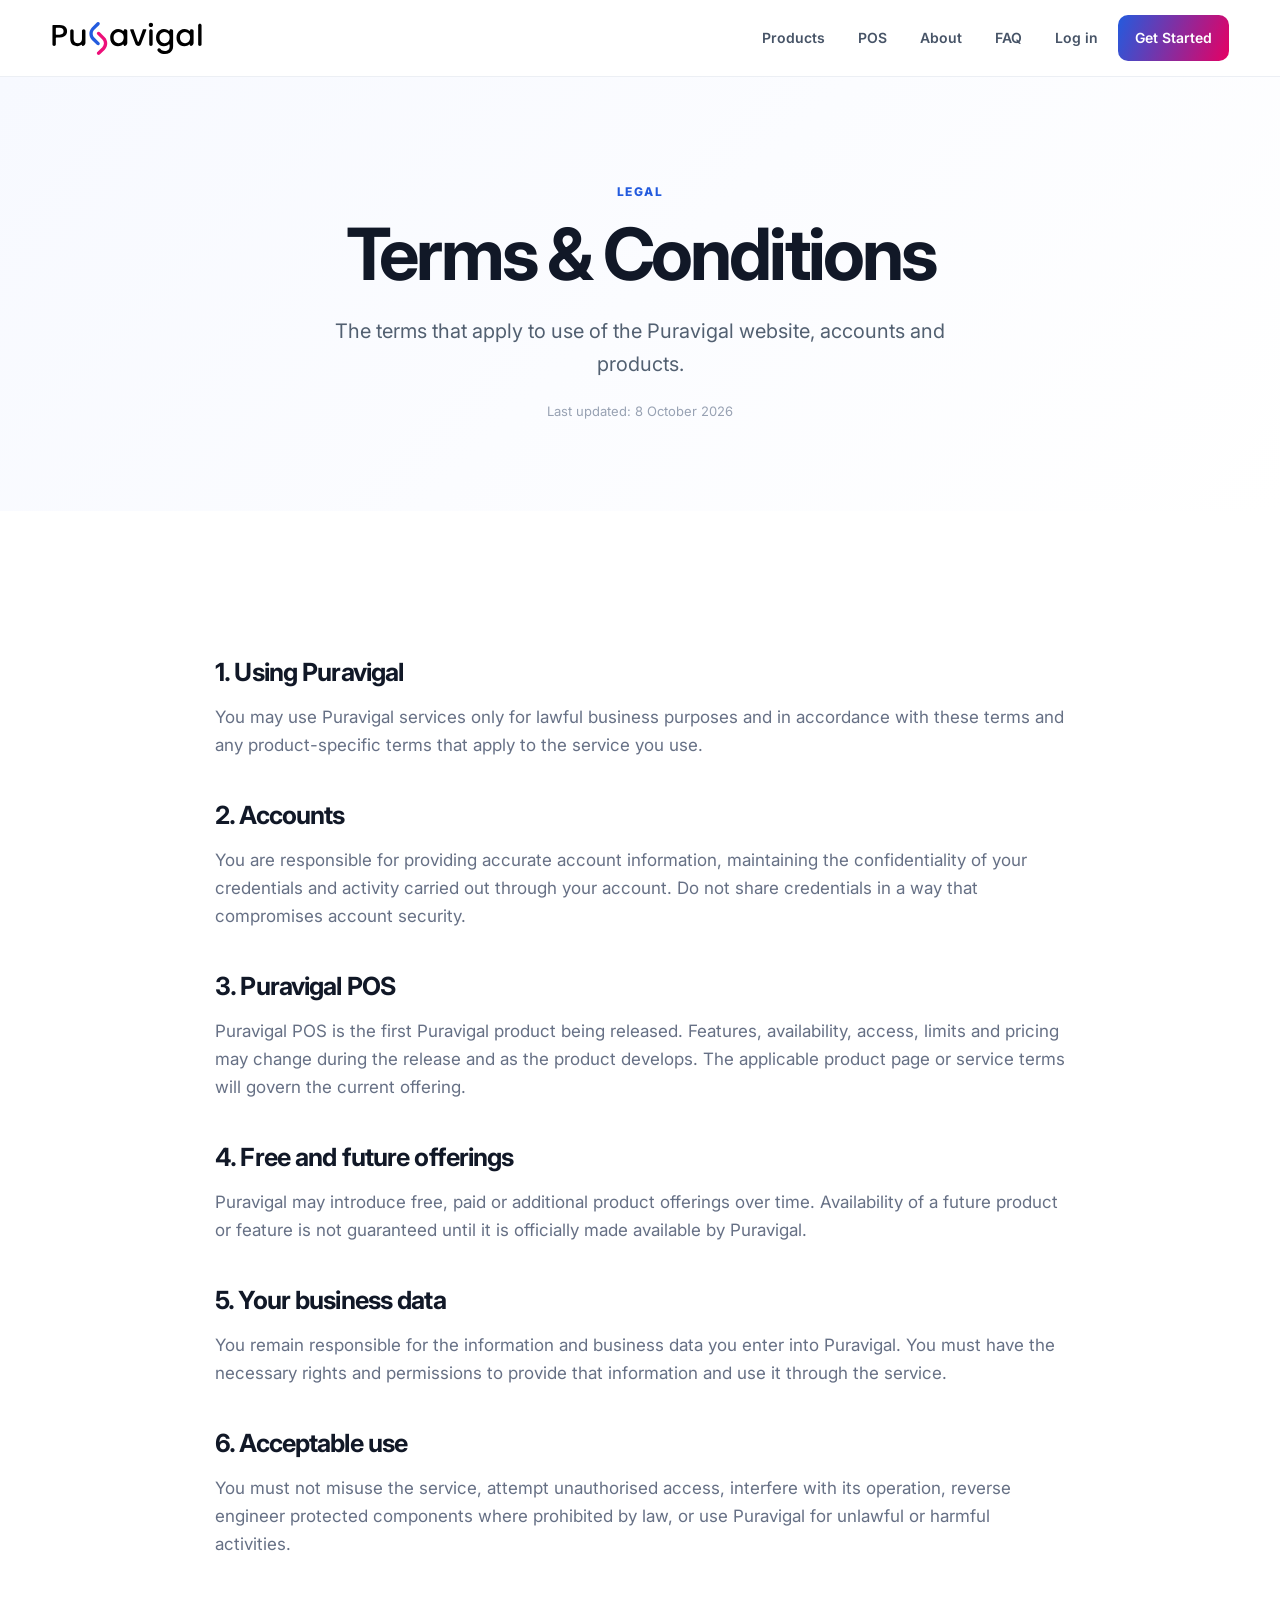
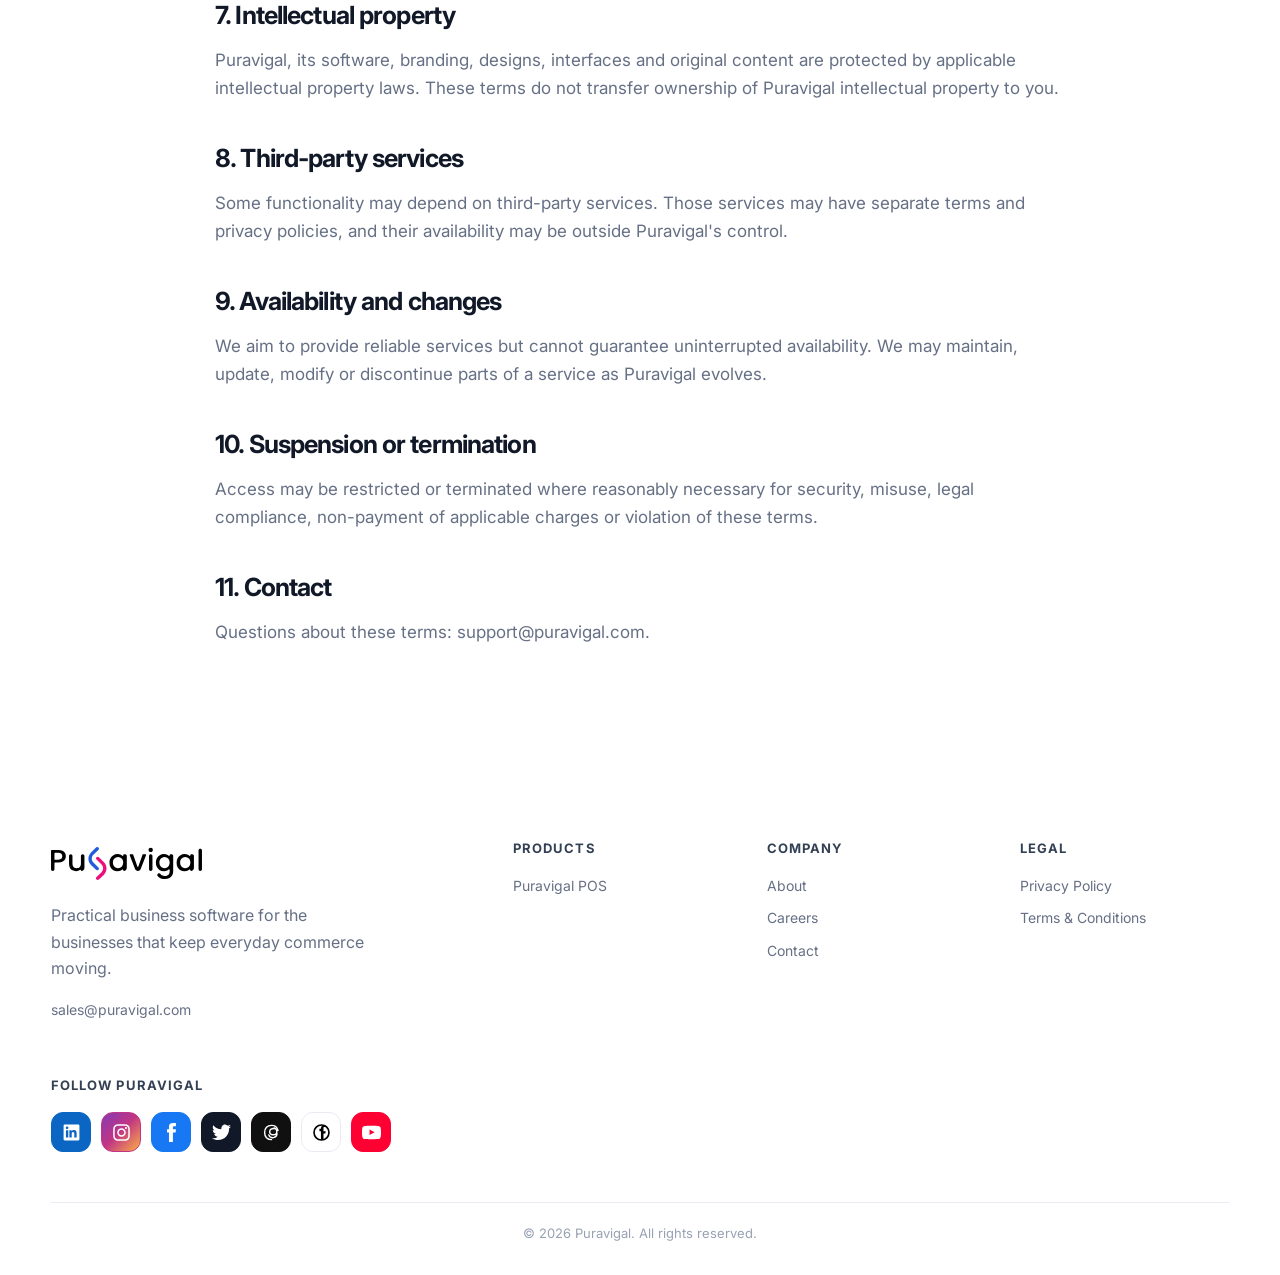
<file: terms-and-conditions.html>
<!doctype html><html lang="en-IN"><head><meta charset="utf-8"><meta name="viewport" content="width=device-width,initial-scale=1"><title>Terms & Conditions | Puravigal</title><meta name="description" content="Terms and Conditions for using Puravigal websites, accounts and products."><link rel="canonical" href="https://www.puravigal.com/terms-and-conditions.html">
<meta name="robots" content="index,follow,max-image-preview:large">
<meta property="og:type" content="website">
<meta property="og:site_name" content="Puravigal">
<meta property="og:title" content="Terms & Conditions | Puravigal">
<meta property="og:description" content="Read the terms and conditions for using Puravigal websites, accounts and products, including Puravigal POS.">
<meta property="og:url" content="https://www.puravigal.com/terms-and-conditions.html">
<meta property="og:image" content="https://www.puravigal.com/images/ogimage/puravigal-black-og.png">
<meta property="og:image:alt" content="Puravigal business software">
<meta name="twitter:card" content="summary_large_image">
<meta name="twitter:title" content="Terms & Conditions | Puravigal">
<meta name="twitter:description" content="Read the terms and conditions for using Puravigal websites, accounts and products, including Puravigal POS.">
<meta name="twitter:image" content="https://www.puravigal.com/images/ogimage/puravigal-black-og.png">
<link rel="icon" href="images/fav/favicon.ico"><link rel="stylesheet" href="css/site.css"><script type="application/ld+json">{"@context":"https://schema.org","@type":"WebPage","name":"Terms & Conditions | Puravigal","url":"https://www.puravigal.com/terms-and-conditions.html","description":"Read the terms and conditions for using Puravigal websites, accounts and products, including Puravigal POS.","isPartOf":{"@type":"WebSite","name":"Puravigal","url":"https://www.puravigal.com/"}}</script></head><body><div data-site-header></div><main><section class="page-hero page-hero-centered"><div class="container narrow"><span class="eyebrow">Legal</span><h1>Terms & Conditions</h1><p class="lead">The terms that apply to use of the Puravigal website, accounts and products.</p><p class="updated">Last updated: 8 October 2026</p></div></section><section class="section"><div class="container legal"><h2>1. Using Puravigal</h2><p>You may use Puravigal services only for lawful business purposes and in accordance with these terms and any product-specific terms that apply to the service you use.</p><h2>2. Accounts</h2><p>You are responsible for providing accurate account information, maintaining the confidentiality of your credentials and activity carried out through your account. Do not share credentials in a way that compromises account security.</p><h2>3. Puravigal POS</h2><p>Puravigal POS is the first Puravigal product being released. Features, availability, access, limits and pricing may change during the release and as the product develops. The applicable product page or service terms will govern the current offering.</p><h2>4. Free and future offerings</h2><p>Puravigal may introduce free, paid or additional product offerings over time. Availability of a future product or feature is not guaranteed until it is officially made available by Puravigal.</p><h2>5. Your business data</h2><p>You remain responsible for the information and business data you enter into Puravigal. You must have the necessary rights and permissions to provide that information and use it through the service.</p><h2>6. Acceptable use</h2><p>You must not misuse the service, attempt unauthorised access, interfere with its operation, reverse engineer protected components where prohibited by law, or use Puravigal for unlawful or harmful activities.</p><h2>7. Intellectual property</h2><p>Puravigal, its software, branding, designs, interfaces and original content are protected by applicable intellectual property laws. These terms do not transfer ownership of Puravigal intellectual property to you.</p><h2>8. Third-party services</h2><p>Some functionality may depend on third-party services. Those services may have separate terms and privacy policies, and their availability may be outside Puravigal's control.</p><h2>9. Availability and changes</h2><p>We aim to provide reliable services but cannot guarantee uninterrupted availability. We may maintain, update, modify or discontinue parts of a service as Puravigal evolves.</p><h2>10. Suspension or termination</h2><p>Access may be restricted or terminated where reasonably necessary for security, misuse, legal compliance, non-payment of applicable charges or violation of these terms.</p><h2>11. Contact</h2><p>Questions about these terms: <a href="mailto:support@puravigal.com">support@puravigal.com</a>.</p></div></section></main><div data-site-footer></div><script src="js/site-shell.js"></script>
</body></html>
</file>
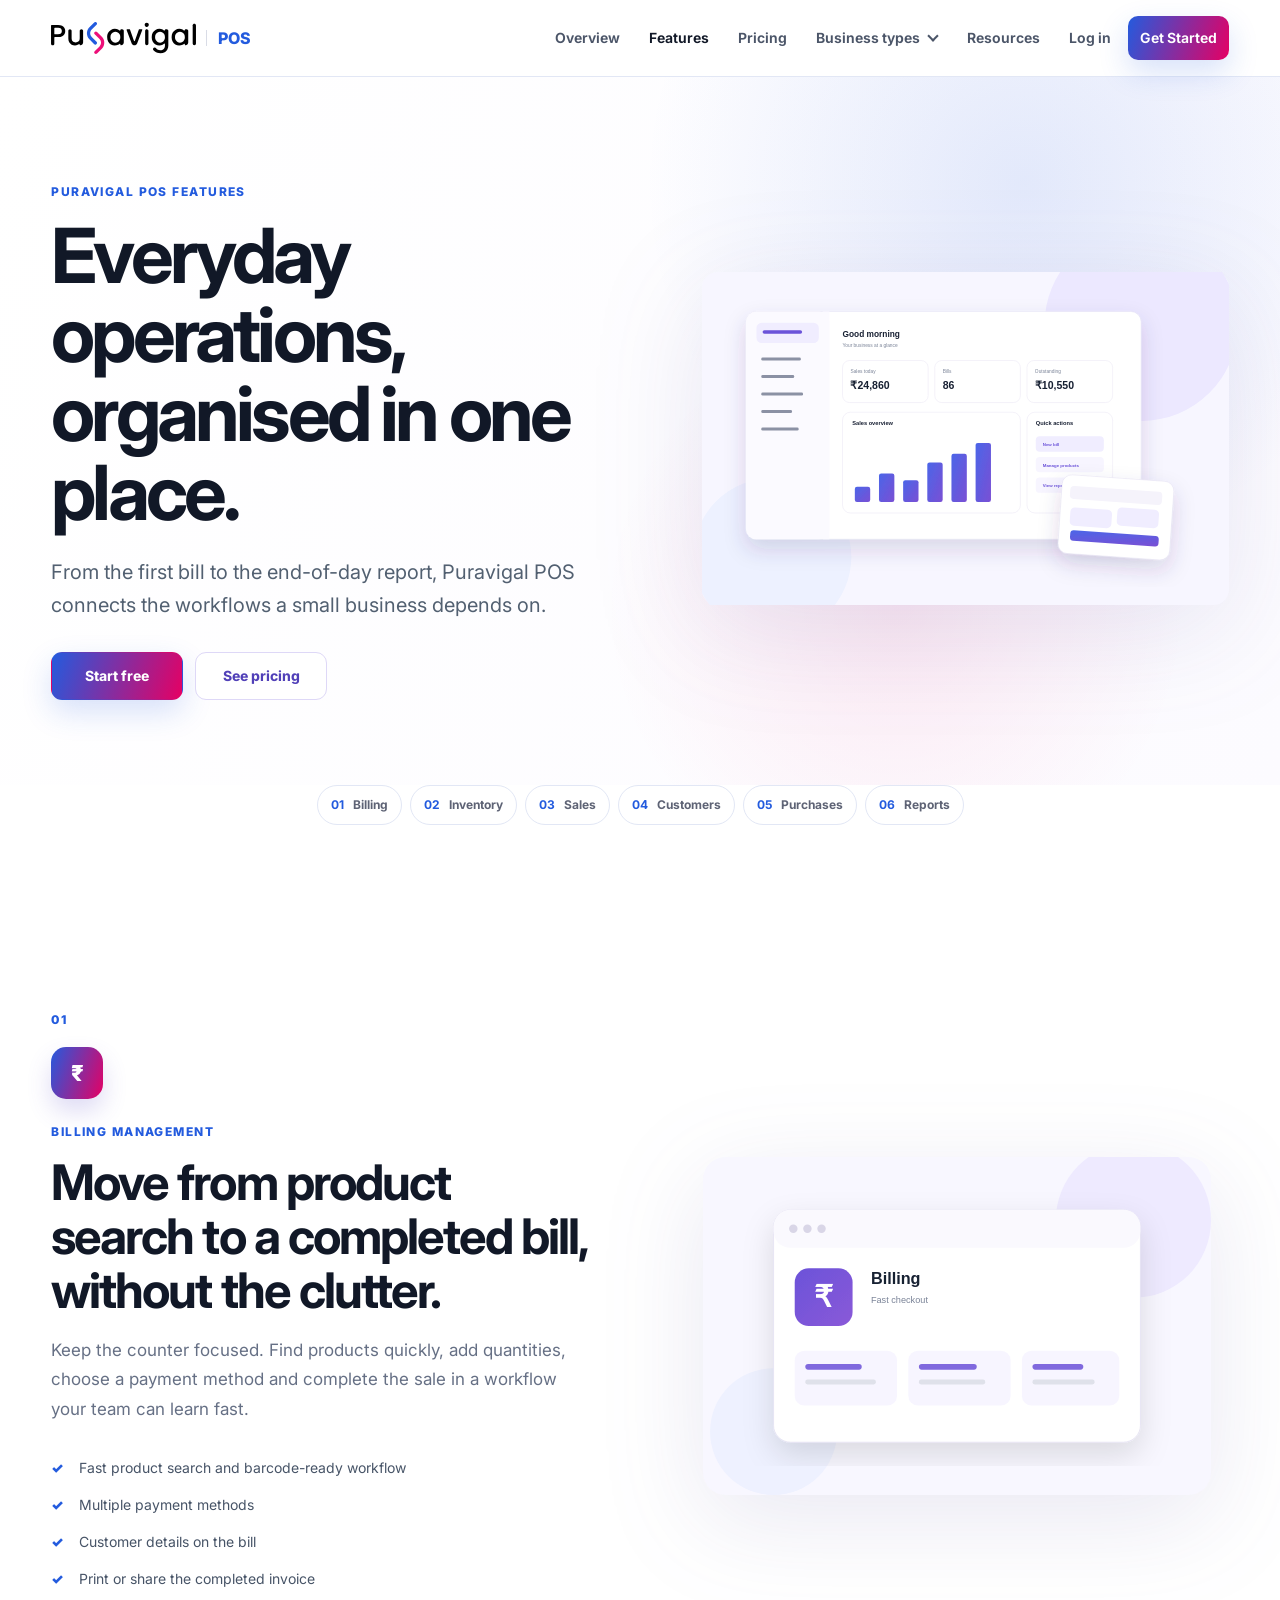
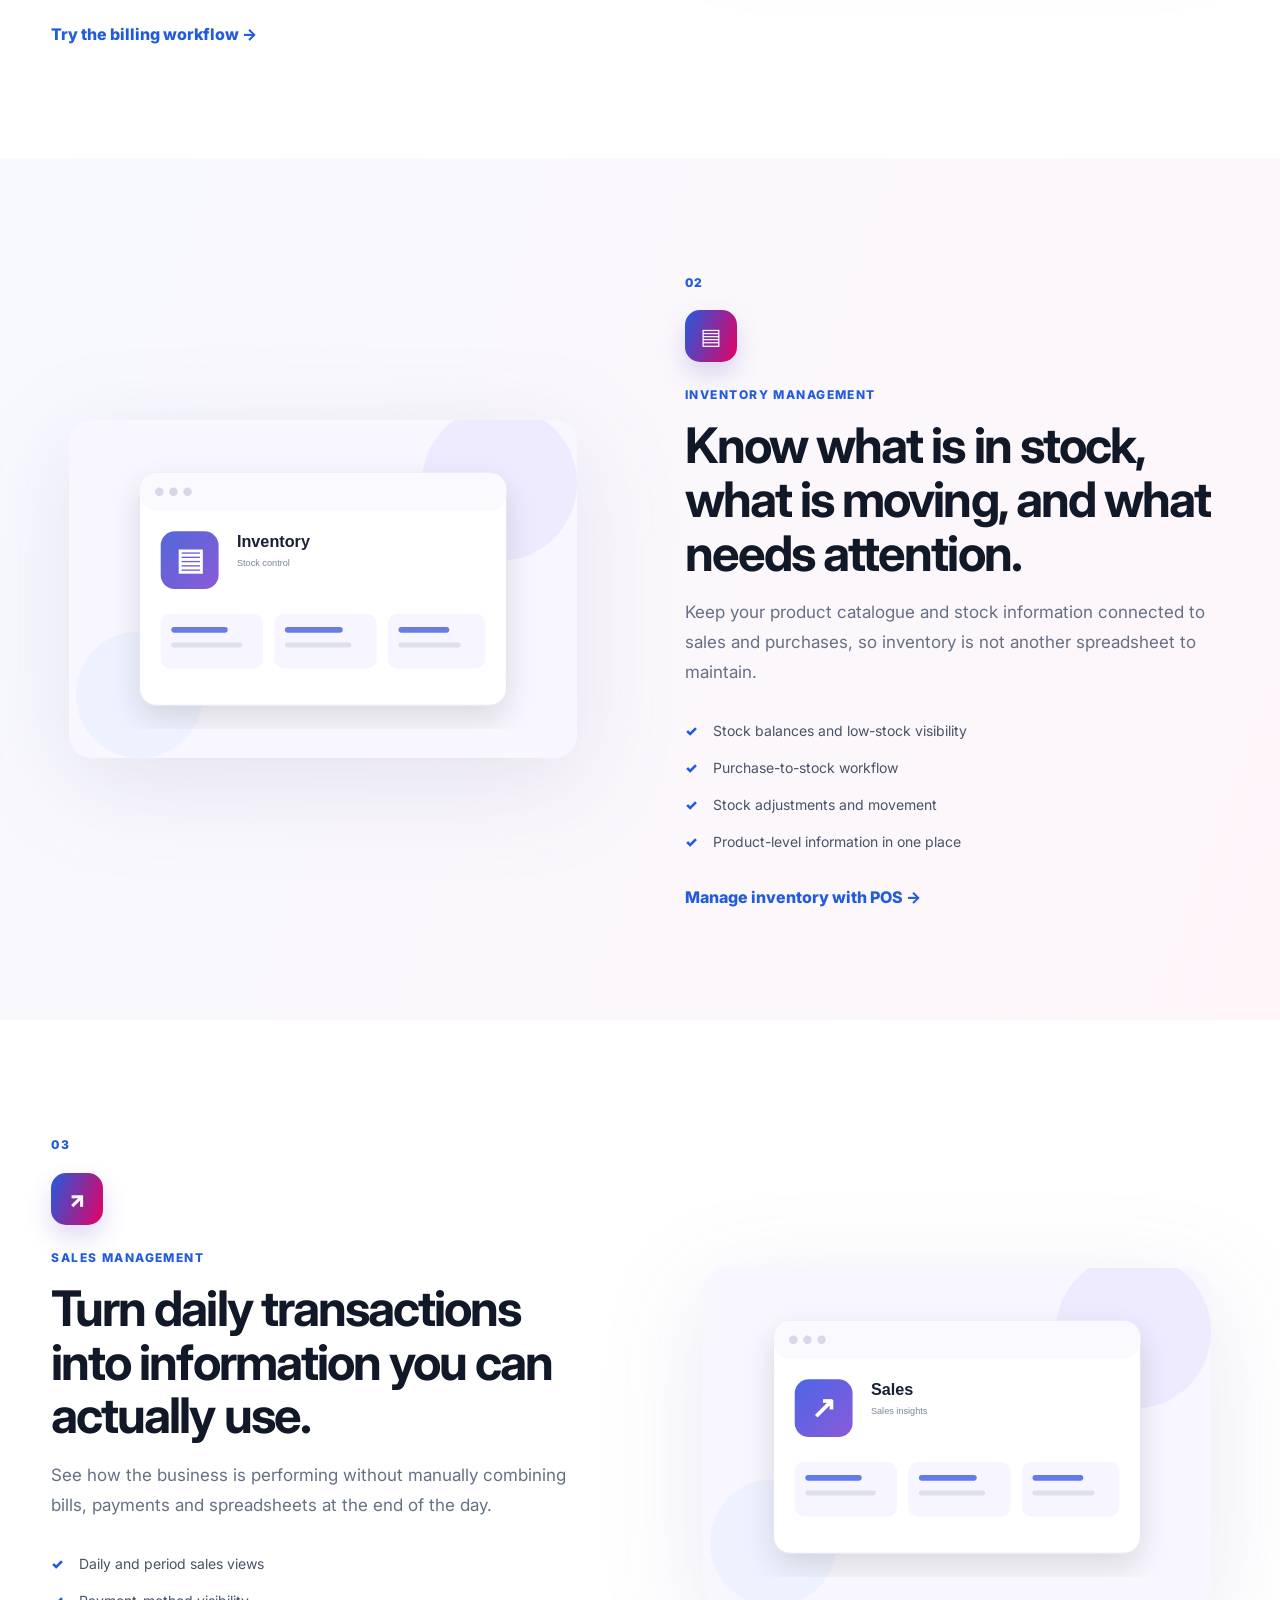
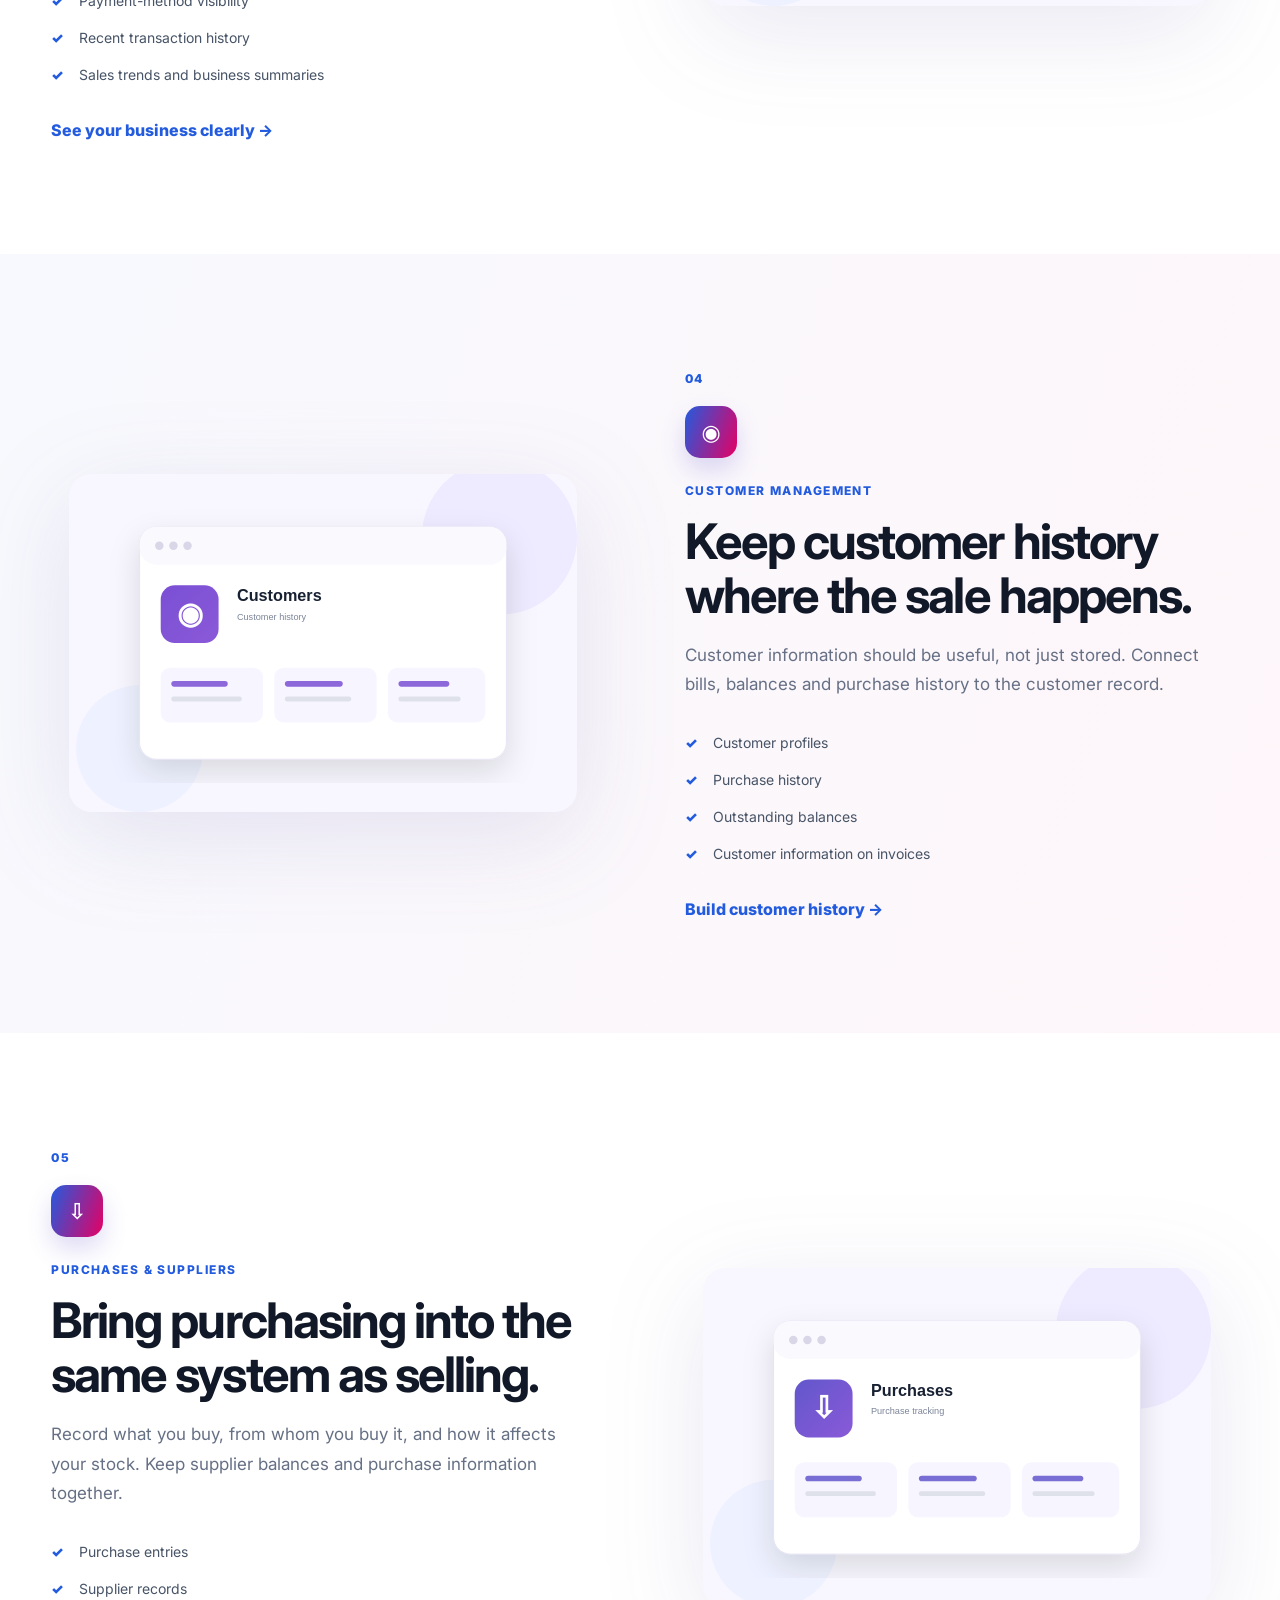
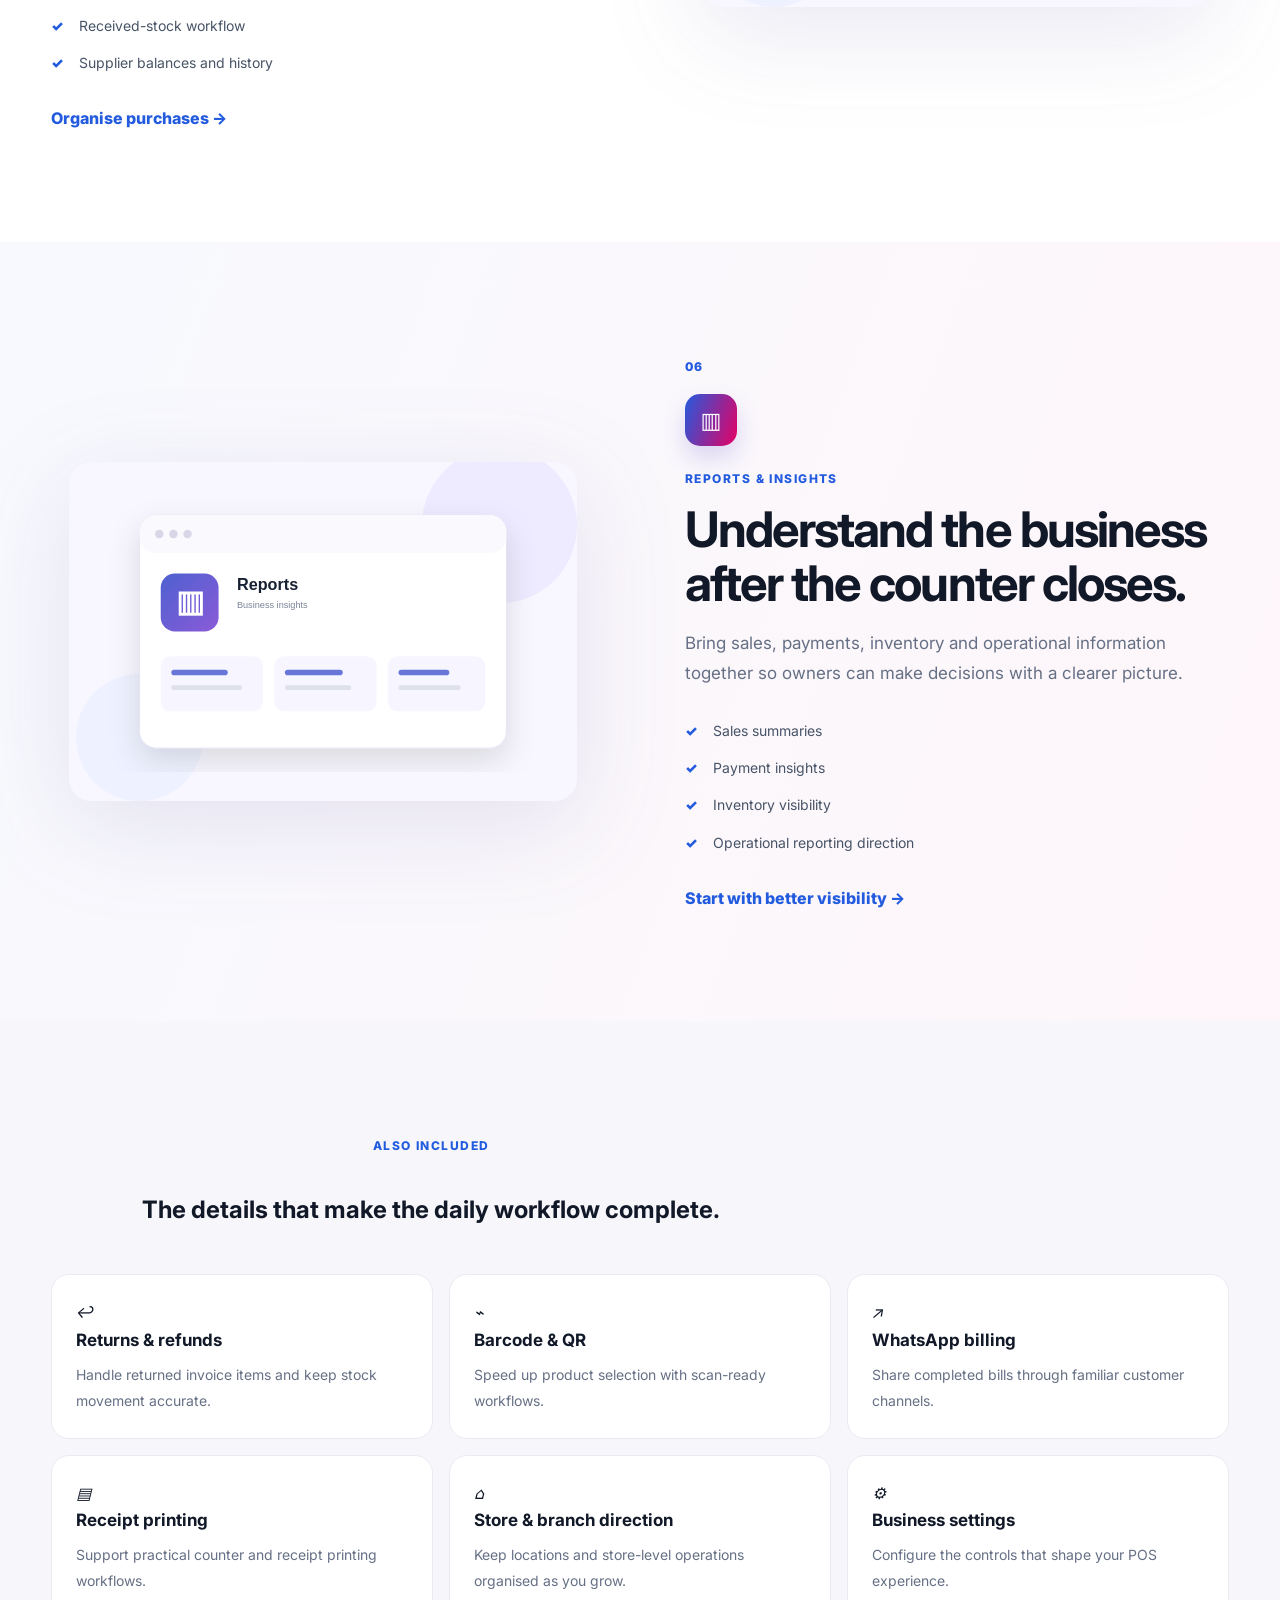
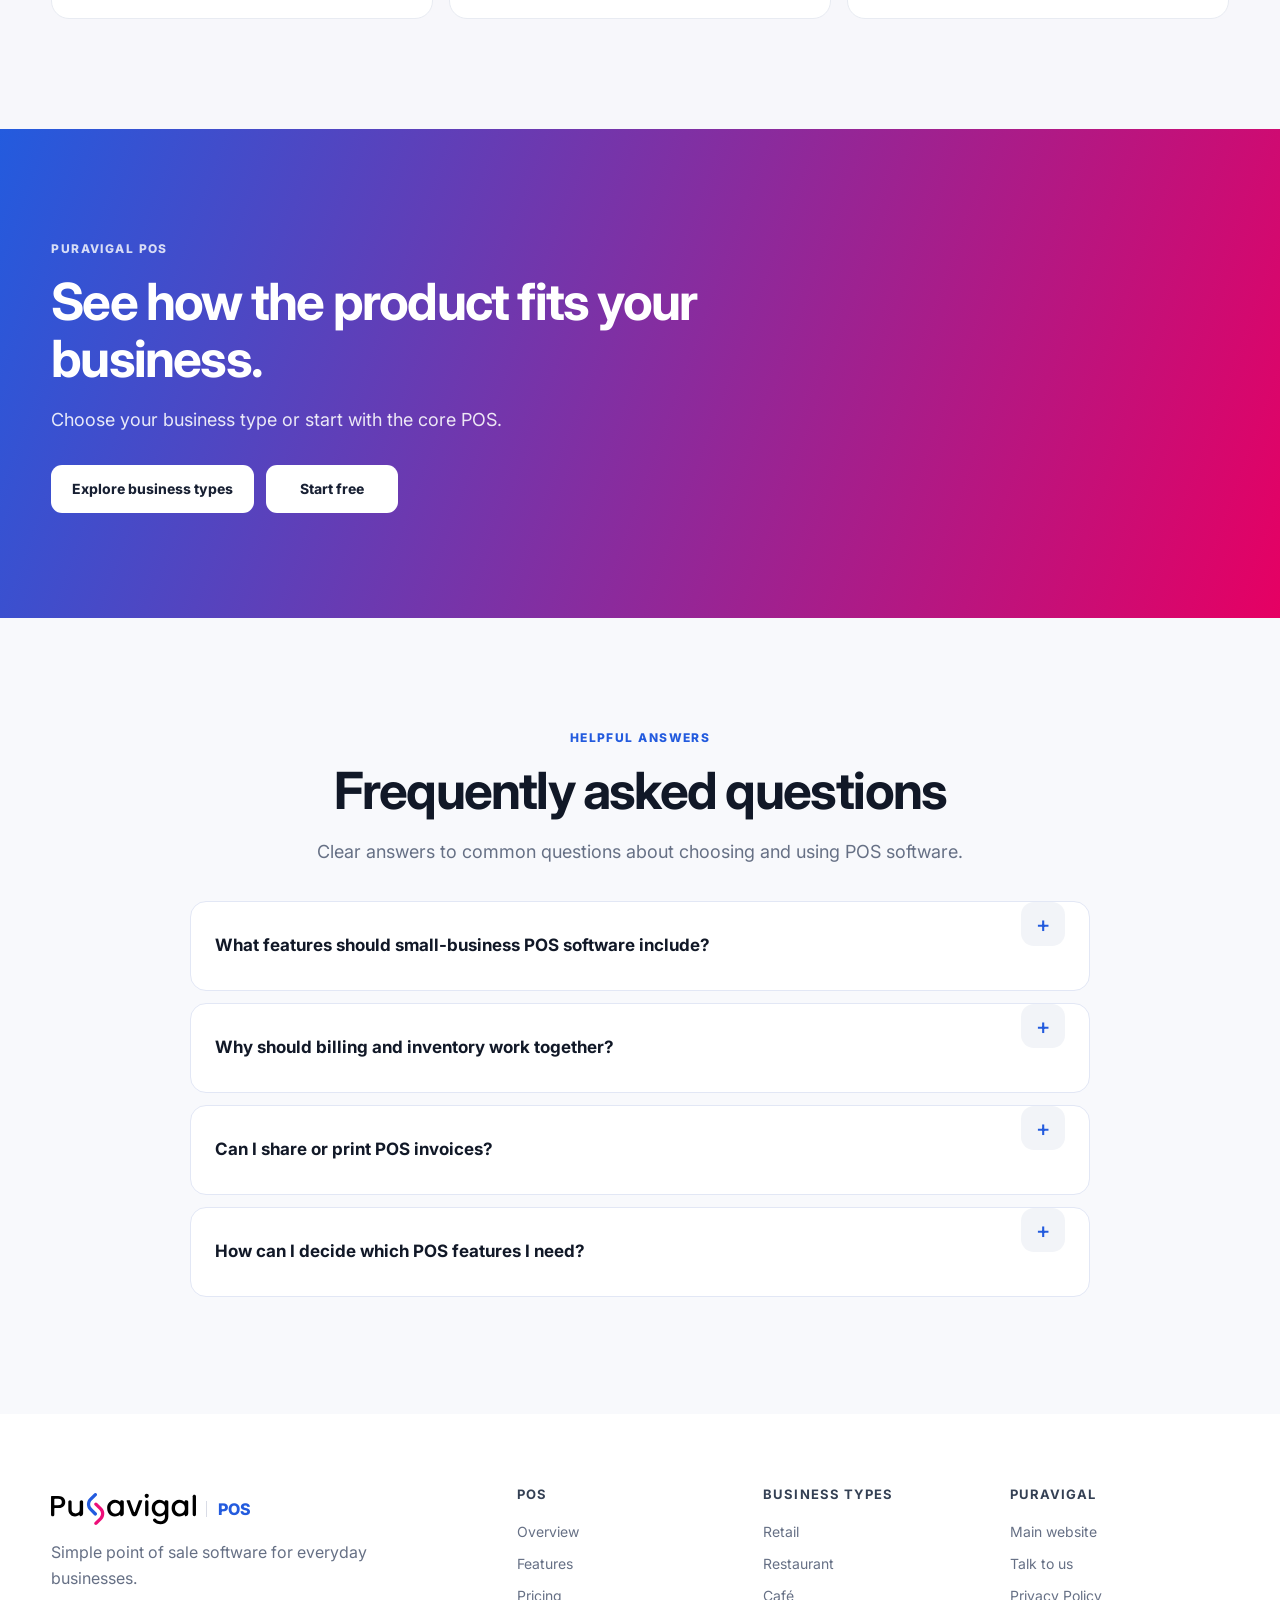
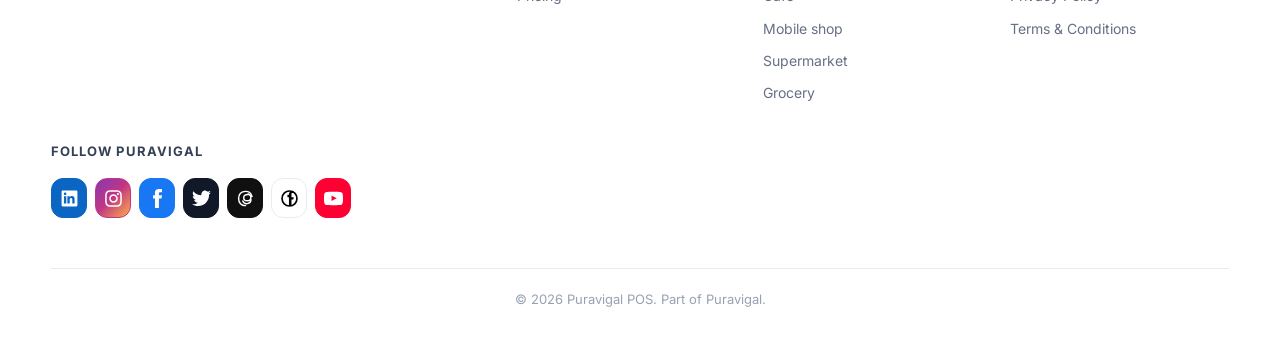
<file: pos/features.html>
<!doctype html><html lang="en-IN"><head><meta charset="utf-8"><meta name="viewport" content="width=device-width,initial-scale=1"><meta name="robots" content="index,follow,max-image-preview:large"><link rel="icon" href="../images/fav/favicon.ico"><link rel="stylesheet" href="../css/site.css"><title>POS Software Features | Billing, Inventory, Sales & Reports | Puravigal</title><meta name="description" content="Explore Puravigal POS features for billing, inventory, sales, customer records, purchases, suppliers and reports, with workflows for everyday small-business operations."><link rel="canonical" href="https://www.puravigal.com/pos/features.html"><meta property="og:type" content="website"><meta property="og:site_name" content="Puravigal"><meta property="og:title" content="POS Software Features | Billing, Inventory, Sales & Reports | Puravigal"><meta property="og:description" content="Explore Puravigal POS features for billing, inventory, sales, customer records, purchases, suppliers and reports, with workflows for everyday small-business operations."><meta property="og:url" content="https://www.puravigal.com/pos/features.html"><meta property="og:image" content="https://www.puravigal.com/images/ogimage/puravigal-black-og.png"><meta name="twitter:card" content="summary_large_image"><meta name="twitter:title" content="POS Software Features | Billing, Inventory, Sales & Reports | Puravigal"><meta name="twitter:description" content="Explore Puravigal POS features for billing, inventory, sales, customer records, purchases, suppliers and reports, with workflows for everyday small-business operations."><meta name="twitter:image" content="https://www.puravigal.com/images/ogimage/puravigal-black-og.png"><meta property="og:type" content="website"><meta property="og:site_name" content="Puravigal"><meta property="og:title" content="POS Software Features | Billing, Inventory, Sales & Reports | Puravigal"><meta property="og:description" content="Explore Puravigal POS features for billing, inventory, sales, customer records, purchases, suppliers and reports, with workflows for everyday small-business operations."><meta property="og:url" content="https://www.puravigal.com/pos/features.html"><meta property="og:image" content="https://www.puravigal.com/images/ogimage/puravigal-black-og.png"><meta name="twitter:card" content="summary_large_image"><meta name="twitter:title" content="POS Software Features | Billing, Inventory, Sales & Reports | Puravigal"><meta name="twitter:description" content="Explore Puravigal POS features for billing, inventory, sales, customer records, purchases, suppliers and reports, with workflows for everyday small-business operations."><meta name="twitter:image" content="https://www.puravigal.com/images/ogimage/puravigal-black-og.png"></head><body class="pos-site"><div data-pos-header></div><main><section class="product-hero feature-hero"><div class="container product-hero-grid"><div class="product-hero-copy"><span class="eyebrow">Puravigal POS features</span><h1>Everyday operations, organised in one place.</h1><p class="lead">From the first bill to the end-of-day report, Puravigal POS connects the workflows a small business depends on.</p><div class="actions"><a class="btn product-btn" href="https://pos.puravigal.com/?signup=true">Start free</a><a class="btn product-outline" href="pricing.html">See pricing</a></div></div><div class="feature-hero-art"><img src="../images/pos/puravigal-pos-screen-showcase.svg" alt="Puravigal POS business dashboard" width="1200" height="760"></div></div></section><section class="feature-intro"><div class="container"><div class="feature-pills"><span><i>01</i> Billing</span><span><i>02</i> Inventory</span><span><i>03</i> Sales</span><span><i>04</i> Customers</span><span><i>05</i> Purchases</span><span><i>06</i> Reports</span></div></div></section><section id="billing" class="feature-story"><div class="container feature-row"><div class="feature-copy"><span class="feature-number">01</span><div class="feature-icon">₹</div><span class="eyebrow">Billing management</span><h2>Move from product search to a completed bill, without the clutter.</h2><p>Keep the counter focused. Find products quickly, add quantities, choose a payment method and complete the sale in a workflow your team can learn fast.</p><ul class="check-list"><li>Fast product search and barcode-ready workflow</li><li>Multiple payment methods</li><li>Customer details on the bill</li><li>Print or share the completed invoice</li></ul><a class="text-link" href="https://pos.puravigal.com/?signup=true">Try the billing workflow →</a></div><div class="feature-media"><img src="../images/pos/features/billing.svg" alt="Puravigal POS billing management illustration"></div></div></section><section id="inventory" class="feature-story alt"><div class="container feature-row"><div class="feature-media"><img src="../images/pos/features/inventory.svg" alt="Puravigal POS inventory management illustration"></div><div class="feature-copy"><span class="feature-number">02</span><div class="feature-icon">▤</div><span class="eyebrow">Inventory management</span><h2>Know what is in stock, what is moving, and what needs attention.</h2><p>Keep your product catalogue and stock information connected to sales and purchases, so inventory is not another spreadsheet to maintain.</p><ul class="check-list"><li>Stock balances and low-stock visibility</li><li>Purchase-to-stock workflow</li><li>Stock adjustments and movement</li><li>Product-level information in one place</li></ul><a class="text-link" href="https://pos.puravigal.com/?signup=true">Manage inventory with POS →</a></div></div></section><section id="sales" class="feature-story"><div class="container feature-row"><div class="feature-copy"><span class="feature-number">03</span><div class="feature-icon">↗</div><span class="eyebrow">Sales management</span><h2>Turn daily transactions into information you can actually use.</h2><p>See how the business is performing without manually combining bills, payments and spreadsheets at the end of the day.</p><ul class="check-list"><li>Daily and period sales views</li><li>Payment-method visibility</li><li>Recent transaction history</li><li>Sales trends and business summaries</li></ul><a class="text-link" href="https://pos.puravigal.com/?signup=true">See your business clearly →</a></div><div class="feature-media"><img src="../images/pos/features/sales.svg" alt="Puravigal POS sales management illustration"></div></div></section><section id="customers" class="feature-story alt"><div class="container feature-row"><div class="feature-media"><img src="../images/pos/features/customers.svg" alt="Puravigal POS customer management illustration"></div><div class="feature-copy"><span class="feature-number">04</span><div class="feature-icon">◉</div><span class="eyebrow">Customer management</span><h2>Keep customer history where the sale happens.</h2><p>Customer information should be useful, not just stored. Connect bills, balances and purchase history to the customer record.</p><ul class="check-list"><li>Customer profiles</li><li>Purchase history</li><li>Outstanding balances</li><li>Customer information on invoices</li></ul><a class="text-link" href="https://pos.puravigal.com/?signup=true">Build customer history →</a></div></div></section><section id="purchases" class="feature-story"><div class="container feature-row"><div class="feature-copy"><span class="feature-number">05</span><div class="feature-icon">⇩</div><span class="eyebrow">Purchases & suppliers</span><h2>Bring purchasing into the same system as selling.</h2><p>Record what you buy, from whom you buy it, and how it affects your stock. Keep supplier balances and purchase information together.</p><ul class="check-list"><li>Purchase entries</li><li>Supplier records</li><li>Received-stock workflow</li><li>Supplier balances and history</li></ul><a class="text-link" href="https://pos.puravigal.com/?signup=true">Organise purchases →</a></div><div class="feature-media"><img src="../images/pos/features/purchases.svg" alt="Puravigal POS purchase management illustration"></div></div></section><section id="reports" class="feature-story alt"><div class="container feature-row"><div class="feature-media"><img src="../images/pos/features/reports.svg" alt="Puravigal POS reports and insights illustration"></div><div class="feature-copy"><span class="feature-number">06</span><div class="feature-icon">▥</div><span class="eyebrow">Reports & insights</span><h2>Understand the business after the counter closes.</h2><p>Bring sales, payments, inventory and operational information together so owners can make decisions with a clearer picture.</p><ul class="check-list"><li>Sales summaries</li><li>Payment insights</li><li>Inventory visibility</li><li>Operational reporting direction</li></ul><a class="text-link" href="https://pos.puravigal.com/?signup=true">Start with better visibility →</a></div></div></section><section class="feature-grid-section"><div class="container"><div class="section-head center"><span class="eyebrow">Also included</span><h2>The details that make the daily workflow complete.</h2></div><div class="feature-mini-grid"><div><i>↩</i><b>Returns & refunds</b><span>Handle returned invoice items and keep stock movement accurate.</span></div><div><i>⌁</i><b>Barcode & QR</b><span>Speed up product selection with scan-ready workflows.</span></div><div><i>↗</i><b>WhatsApp billing</b><span>Share completed bills through familiar customer channels.</span></div><div><i>▤</i><b>Receipt printing</b><span>Support practical counter and receipt printing workflows.</span></div><div><i>⌂</i><b>Store & branch direction</b><span>Keep locations and store-level operations organised as you grow.</span></div><div><i>⚙</i><b>Business settings</b><span>Configure the controls that shape your POS experience.</span></div></div></div></section><section class="final-cta"><div class="container"><span class="eyebrow">Puravigal POS</span><h2>See how the product fits your business.</h2><p>Choose your business type or start with the core POS.</p><div class="actions"><a class="btn light" href="industries/">Explore business types</a><a class="btn light" href="https://pos.puravigal.com/?signup=true">Start free</a></div></div></section><section class="section soft seo-faq"><div class="container narrow"><div class="section-head"><span class="eyebrow">Helpful answers</span><h2>Frequently asked questions</h2><p>Clear answers to common questions about choosing and using POS software.</p></div><details><summary>What features should small-business POS software include?</summary><p>Most businesses should assess billing, product records, inventory, purchases, customer information, sales reports, returns and the hardware used at the counter.</p></details><details><summary>Why should billing and inventory work together?</summary><p>When sales and stock records are connected, teams can reduce duplicate entry and owners can review product movement more consistently.</p></details><details><summary>Can I share or print POS invoices?</summary><p>The Puravigal POS feature page describes invoice sharing and receipt-printing workflows. Confirm compatibility with your specific devices and current release before relying on a setup.</p></details><details><summary>How can I decide which POS features I need?</summary><p>Map the tasks your staff perform every day, identify the reports the owner needs, and prioritise features that remove manual work rather than adding complexity.</p></details></div></section></main><script type="application/ld+json">{"@context":"https://schema.org","@type":"FAQPage","mainEntity":[{"@type":"Question","name":"What features should small-business POS software include?","acceptedAnswer":{"@type":"Answer","text":"Most businesses should assess billing, product records, inventory, purchases, customer information, sales reports, returns and the hardware used at the counter."}},{"@type":"Question","name":"Why should billing and inventory work together?","acceptedAnswer":{"@type":"Answer","text":"When sales and stock records are connected, teams can reduce duplicate entry and owners can review product movement more consistently."}},{"@type":"Question","name":"Can I share or print POS invoices?","acceptedAnswer":{"@type":"Answer","text":"The Puravigal POS feature page describes invoice sharing and receipt-printing workflows. Confirm compatibility with your specific devices and current release before relying on a setup."}},{"@type":"Question","name":"How can I decide which POS features I need?","acceptedAnswer":{"@type":"Answer","text":"Map the tasks your staff perform every day, identify the reports the owner needs, and prioritise features that remove manual work rather than adding complexity."}}]}</script><div data-pos-footer></div><script src="../js/site.js"></script><script src="../js/pos-shell.js"></script>
</body></html>
</file>
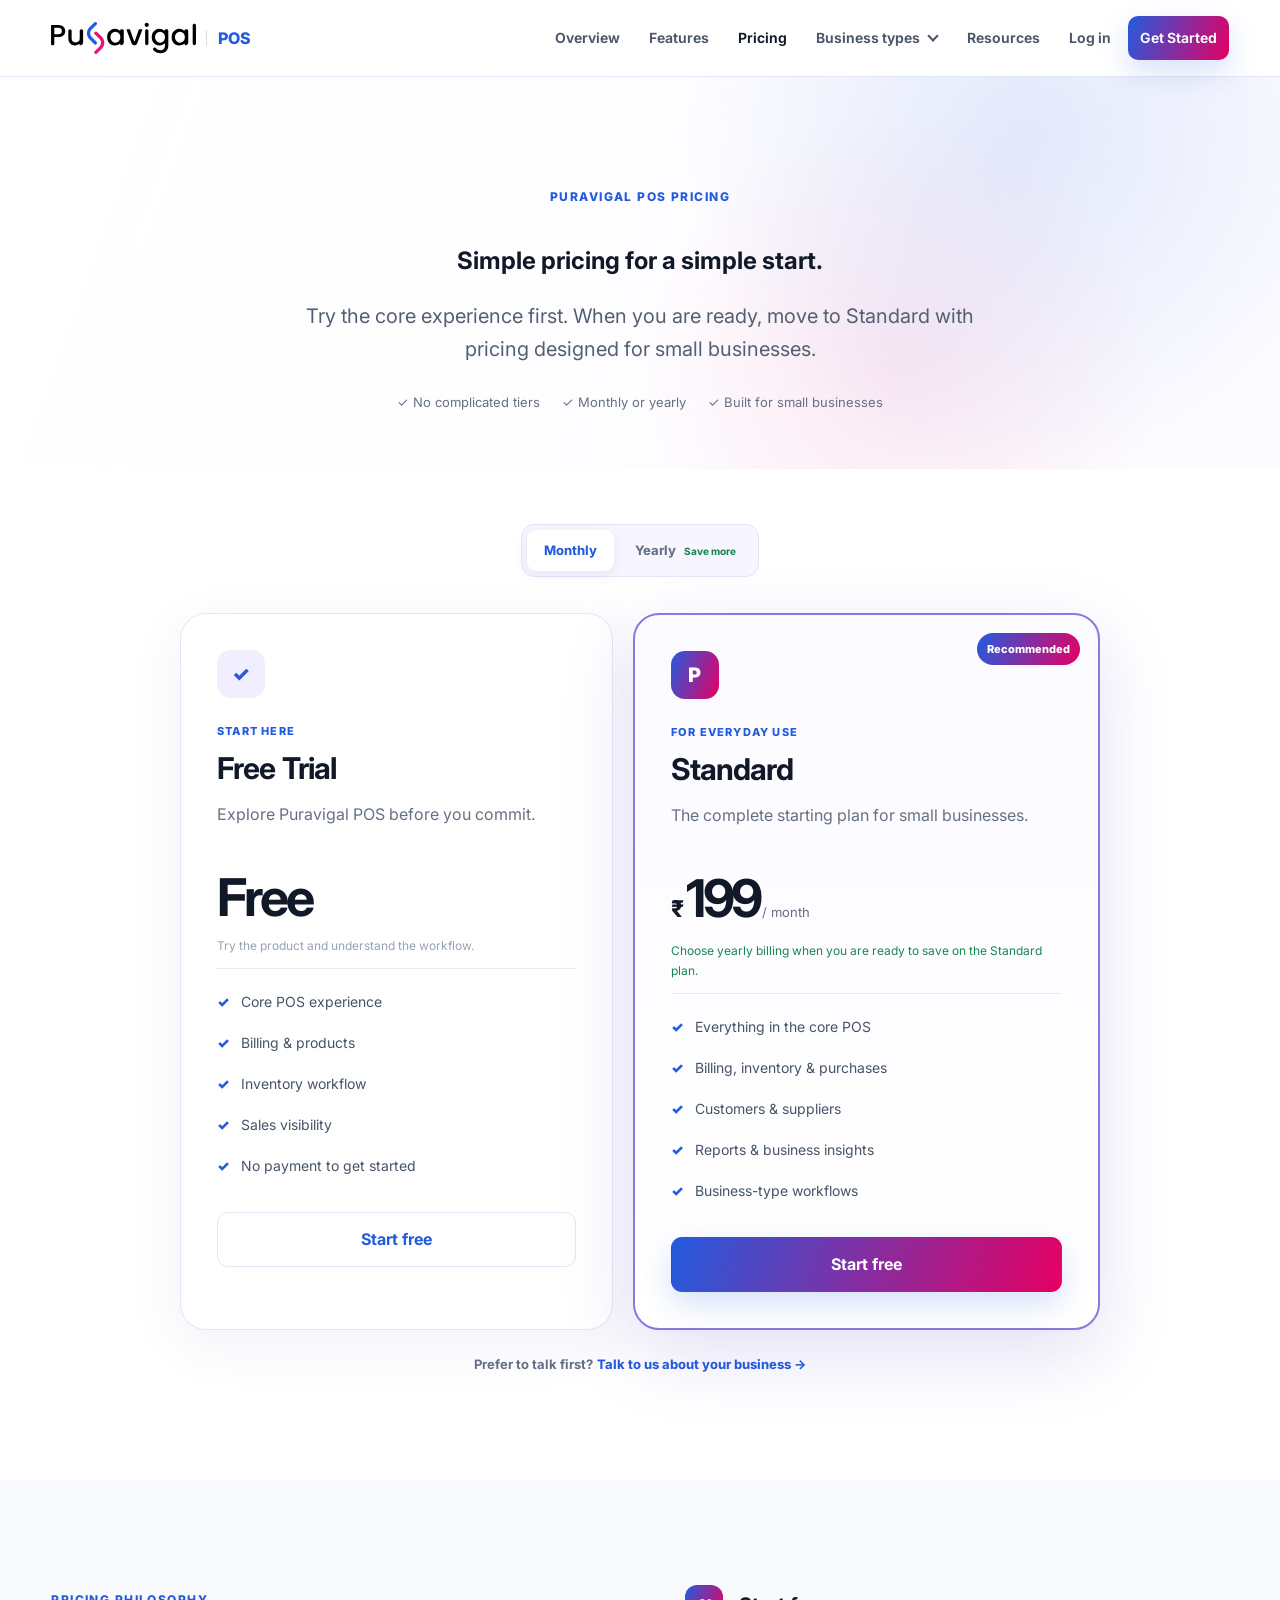
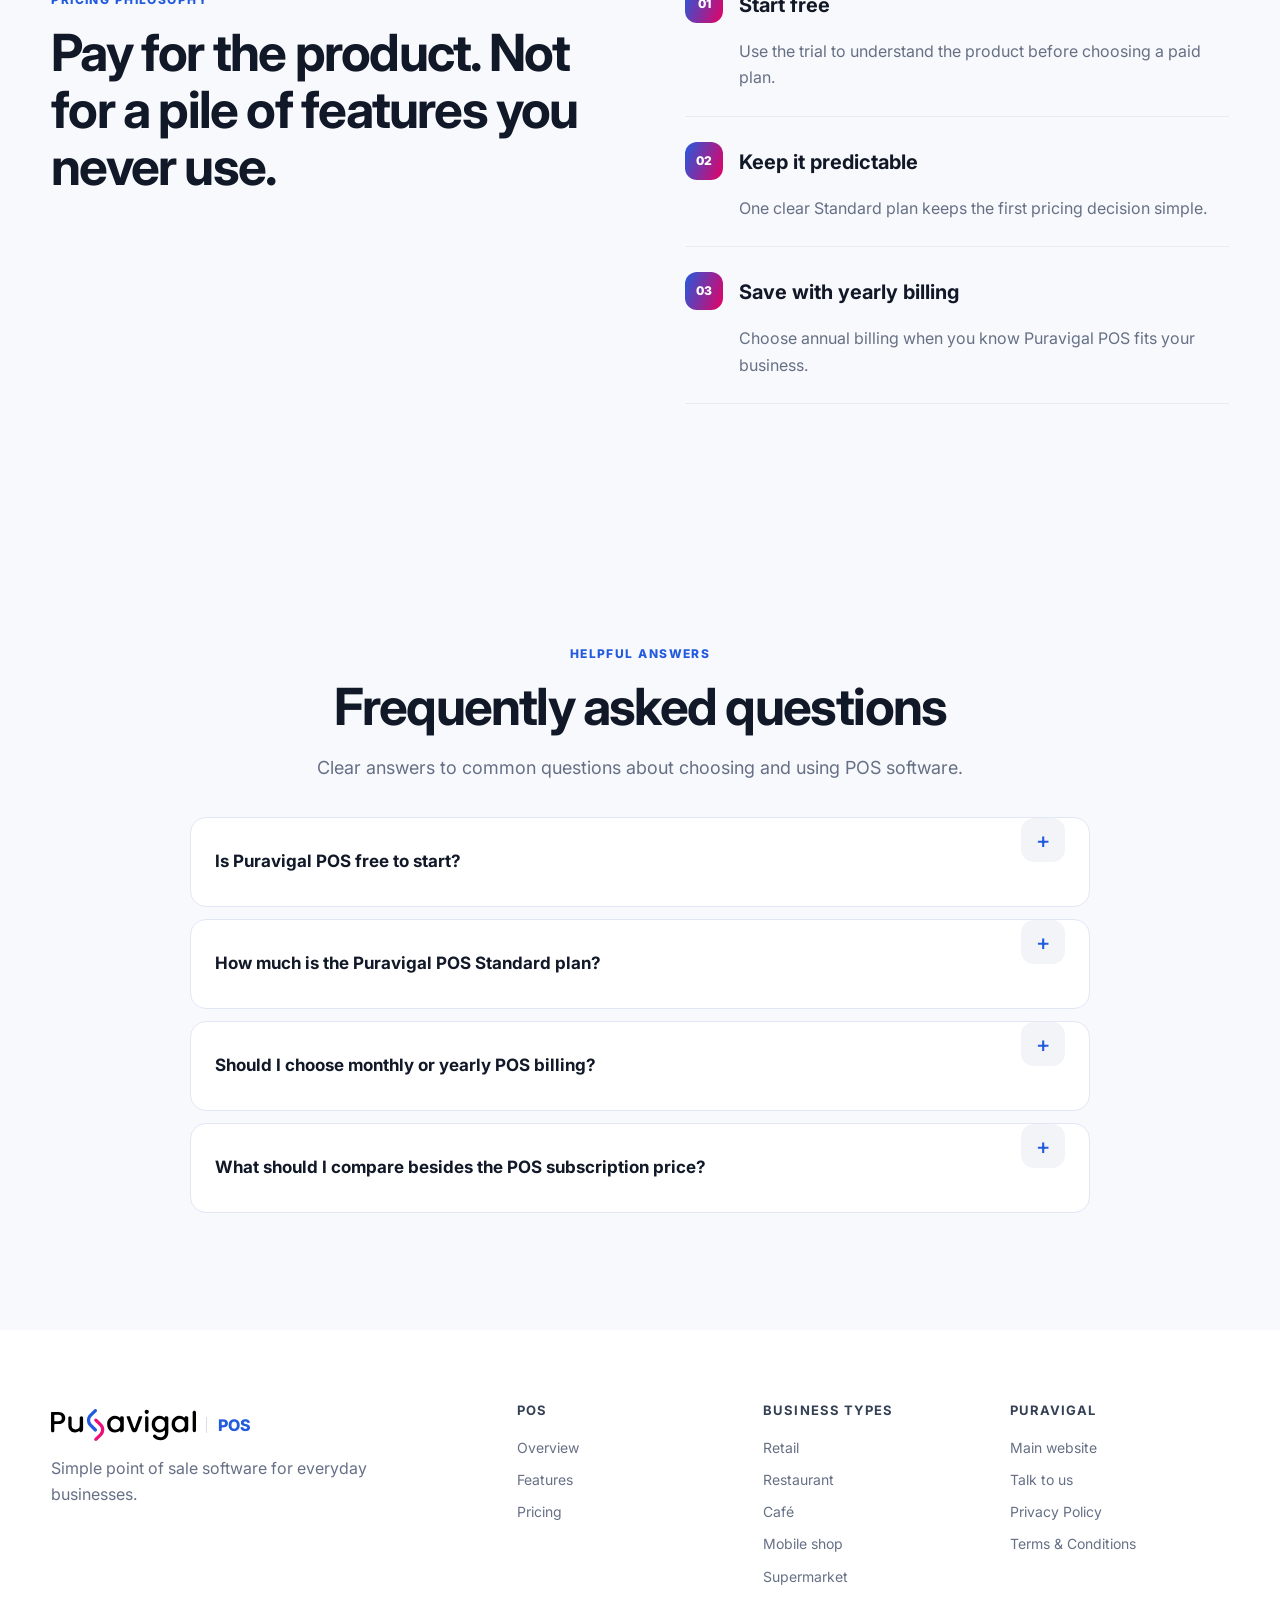
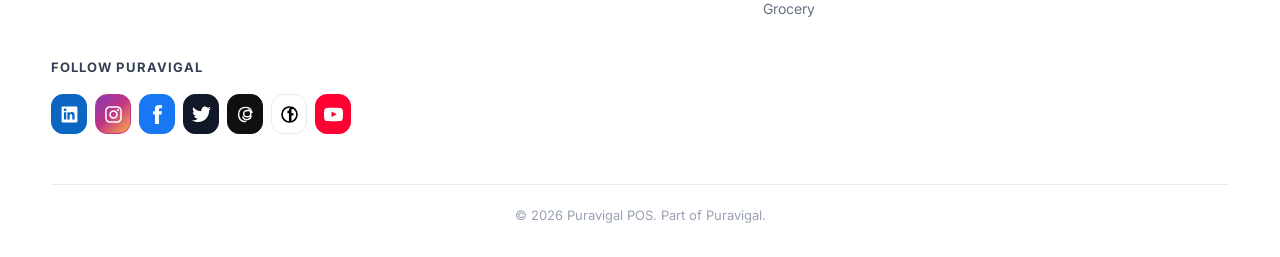
<file: pos/pricing.html>
<!doctype html><html lang="en-IN"><head><meta charset="utf-8"><meta name="viewport" content="width=device-width,initial-scale=1"><meta name="robots" content="index,follow"><link rel="icon" href="../images/fav/favicon.ico"><link rel="stylesheet" href="../css/site.css"><title>Puravigal POS Pricing | Free Start & Standard Plan</title><meta name="description" content="Compare Puravigal POS pricing for small businesses. Review the free starting experience and Standard monthly or yearly plan before getting started."><link rel="canonical" href="https://www.puravigal.com/pos/pricing.html"><meta property="og:type" content="website"><meta property="og:site_name" content="Puravigal"><meta property="og:title" content="Puravigal POS Pricing | Free Start & Standard Plan"><meta property="og:description" content="Compare Puravigal POS pricing for small businesses. Review the free starting experience and Standard monthly or yearly plan before getting started."><meta property="og:url" content="https://www.puravigal.com/pos/pricing.html"><meta property="og:image" content="https://www.puravigal.com/images/ogimage/puravigal-black-og.png"><meta name="twitter:card" content="summary_large_image"><meta name="twitter:title" content="Puravigal POS Pricing | Free Start & Standard Plan"><meta name="twitter:description" content="Compare Puravigal POS pricing for small businesses. Review the free starting experience and Standard monthly or yearly plan before getting started."><meta name="twitter:image" content="https://www.puravigal.com/images/ogimage/puravigal-black-og.png"><meta property="og:type" content="website"><meta property="og:site_name" content="Puravigal"><meta property="og:title" content="Puravigal POS Pricing | Free Start & Standard Plan"><meta property="og:description" content="Compare Puravigal POS pricing for small businesses. Review the free starting experience and Standard monthly or yearly plan before getting started."><meta property="og:url" content="https://www.puravigal.com/pos/pricing.html"><meta property="og:image" content="https://www.puravigal.com/images/ogimage/puravigal-black-og.png"><meta name="twitter:card" content="summary_large_image"><meta name="twitter:title" content="Puravigal POS Pricing | Free Start & Standard Plan"><meta name="twitter:description" content="Compare Puravigal POS pricing for small businesses. Review the free starting experience and Standard monthly or yearly plan before getting started."><meta name="twitter:image" content="https://www.puravigal.com/images/ogimage/puravigal-black-og.png"></head><body class="pos-site"><div data-pos-header></div><main><section class="pricing-hero"><div class="container narrow center"><span class="eyebrow">Puravigal POS pricing</span><h1>Simple pricing for a simple start.</h1><p class="lead">Try the core experience first. When you are ready, move to Standard with pricing designed for small businesses.</p><div class="pricing-note"><span>✓ No complicated tiers</span><span>✓ Monthly or yearly</span><span>✓ Built for small businesses</span></div></div></section><section class="section pricing-section"><div class="container"><div class="billing-switch" role="group" aria-label="Billing period"><button class="active" data-billing="monthly">Monthly</button><button data-billing="yearly">Yearly <span>Save more</span></button></div><div class="pricing-grid"><article class="price-card trial-card"><div class="price-icon">✓</div><span class="price-kicker">Start here</span><h2>Free Trial</h2><p class="price-desc">Explore Puravigal POS before you commit.</p><div class="price-value"><strong>Free</strong></div><p class="price-period">Try the product and understand the workflow.</p><ul><li>Core POS experience</li><li>Billing & products</li><li>Inventory workflow</li><li>Sales visibility</li><li>No payment to get started</li></ul><a class="btn product-outline full" href="https://pos.puravigal.com/?signup=true&amp;plan=free">Start free</a></article><article class="price-card standard-card"><div class="popular-badge">Recommended</div><div class="price-icon filled">P</div><span class="price-kicker">For everyday use</span><h2>Standard</h2><p class="price-desc">The complete starting plan for small businesses.</p><div class="price-value"><span>₹</span><strong data-price-monthly="199" data-price-yearly="1999">199</strong><small data-period-monthly="/ month" data-period-yearly="/ year">/ month</small></div><p class="price-save" data-save>Yearly billing gives you a lower effective monthly cost.</p><ul><li>Everything in the core POS</li><li>Billing, inventory & purchases</li><li>Customers & suppliers</li><li>Reports & business insights</li><li>Business-type workflows</li></ul><a class="btn product-btn full" href="https://pos.puravigal.com/?signup=true&amp;plan=standard">Start free</a></article></div><div class="price-footnote"><b>Prefer to talk first?</b> <a href="../contact.html">Talk to us about your business →</a></div></div></section><section class="section soft unified-story"><div class="container split"><div><span class="eyebrow">Pricing philosophy</span><h2>Pay for the product. Not for a pile of features you never use.</h2></div><div class="feature-list"><div><b>Start free</b><p>Use the trial to understand the product before choosing a paid plan.</p></div><div><b>Keep it predictable</b><p>One clear Standard plan keeps the first pricing decision simple.</p></div><div><b>Save with yearly billing</b><p>Choose annual billing when you know Puravigal POS fits your business.</p></div></div></div></section><section class="section soft seo-faq"><div class="container narrow"><div class="section-head"><span class="eyebrow">Helpful answers</span><h2>Frequently asked questions</h2><p>Clear answers to common questions about choosing and using POS software.</p></div><details><summary>Is Puravigal POS free to start?</summary><p>The current pricing page presents a free starting experience. Review the page and signup flow for the exact terms and limits that apply.</p></details><details><summary>How much is the Puravigal POS Standard plan?</summary><p>The current page lists ₹199 per month or ₹1,999 per year. Check the live pricing page for current terms before purchase.</p></details><details><summary>Should I choose monthly or yearly POS billing?</summary><p>Monthly billing can suit businesses still evaluating a product. Yearly billing may reduce the effective monthly cost when you are confident the workflow fits. Compare the displayed totals before deciding.</p></details><details><summary>What should I compare besides the POS subscription price?</summary><p>Include hardware, setup, staff training, support, integrations and any additional fees needed for your actual workflow.</p></details></div></section></main><script type="application/ld+json">{"@context":"https://schema.org","@type":"FAQPage","mainEntity":[{"@type":"Question","name":"Is Puravigal POS free to start?","acceptedAnswer":{"@type":"Answer","text":"The current pricing page presents a free starting experience. Review the page and signup flow for the exact terms and limits that apply."}},{"@type":"Question","name":"How much is the Puravigal POS Standard plan?","acceptedAnswer":{"@type":"Answer","text":"The current page lists ₹199 per month or ₹1,999 per year. Check the live pricing page for current terms before purchase."}},{"@type":"Question","name":"Should I choose monthly or yearly POS billing?","acceptedAnswer":{"@type":"Answer","text":"Monthly billing can suit businesses still evaluating a product. Yearly billing may reduce the effective monthly cost when you are confident the workflow fits. Compare the displayed totals before deciding."}},{"@type":"Question","name":"What should I compare besides the POS subscription price?","acceptedAnswer":{"@type":"Answer","text":"Include hardware, setup, staff training, support, integrations and any additional fees needed for your actual workflow."}}]}</script><div data-pos-footer></div><script src="../js/site.js"></script><script src="../js/pos-shell.js"></script>
</body></html>
</file>
<file: css/site.css>
@import url('https://fonts.googleapis.com/css2?family=Inter:wght@400;500;600;700;800&display=swap');
:root{--blue:#235BDE;--pink:#E60063;--ink:#111827;--muted:#667085;--line:#e8ebf2;--soft:#f8f9fc;--white:#fff;--gradient:linear-gradient(110deg,var(--blue),var(--pink));--shadow:0 18px 60px rgba(28,39,68,.08)}
*{box-sizing:border-box}html{scroll-behavior:smooth}body{margin:0;color:var(--ink);background:#fff;font-family:Inter,system-ui,sans-serif;line-height:1.65}a{color:inherit;text-decoration:none}img{max-width:100%;height:auto}.container{width:min(1180px,92%);margin:auto}.narrow{max-width:800px}.site-header{position:sticky;top:0;z-index:50;background:rgba(255,255,255,.88);backdrop-filter:blur(18px);border-bottom:1px solid rgba(232,235,242,.8)}.nav-wrap{min-height:76px;display:flex;align-items:center;justify-content:space-between;gap:30px}.brand img{display:block}.site-header nav{display:flex;align-items:center;gap:7px}.site-header nav a{padding:10px 13px;color:#475467;font-size:14px;font-weight:600}.site-header nav a:hover{color:var(--blue)}.nav-cta{background:var(--gradient)!important;color:#fff!important;border-radius:10px!important;padding:11px 17px!important}.menu-btn{display:none;border:1px solid var(--line);background:#fff;border-radius:9px;padding:9px 12px}.hero{padding:105px 0 75px;background:radial-gradient(circle at 82% 18%,rgba(35,91,222,.12),transparent 31%),radial-gradient(circle at 65% 80%,rgba(230,0,99,.07),transparent 25%),#fff}.hero-grid{display:grid;grid-template-columns:1.05fr .95fr;gap:70px;align-items:center}.eyebrow{display:inline-block;text-transform:uppercase;letter-spacing:.12em;font-size:12px;font-weight:800;color:var(--blue);margin:0 0 14px}.hero h1,.page-hero h1{font-size:clamp(44px,6vw,72px);line-height:1.05;letter-spacing:-.045em;margin:0 0 24px;max-width:760px}.lead{font-size:20px;color:#526071;max-width:700px}.actions{display:flex;gap:12px;flex-wrap:wrap;margin-top:30px}.btn{display:inline-flex;align-items:center;justify-content:center;padding:13px 20px;border-radius:11px;font-weight:700;border:1px solid transparent}.btn.primary{color:#fff;background:var(--gradient);box-shadow:0 10px 25px rgba(35,91,222,.2)}.btn.secondary{background:#fff;border-color:var(--line)}.btn.light{background:#fff;color:var(--ink)}.hero-note{display:flex;gap:20px;flex-wrap:wrap;margin-top:25px;color:#667085;font-size:13px}.hero-note span:before{content:'✓';color:var(--blue);font-weight:800;margin-right:6px}.hero-visual{padding:0;position:relative}.hero-visual img{display:block;width:100%;height:auto;filter:drop-shadow(0 24px 45px rgba(28,39,68,.08))}.visual-card{background:#fff;border:1px solid #e4e8f1;border-radius:24px;box-shadow:var(--shadow);overflow:hidden;transform:rotate(1deg)}.window-bar{height:42px;background:#f6f7fa;border-bottom:1px solid var(--line);display:flex;align-items:center;gap:6px;padding:0 17px}.window-bar i{width:8px;height:8px;border-radius:50%;background:#d8dce5}.dashboard{padding:30px}.dash-head{display:flex;justify-content:space-between;margin-bottom:24px;color:#667085}.dash-head strong{color:var(--ink)}.stat-row{display:grid;grid-template-columns:1fr 1fr;gap:14px}.stat-row div{padding:18px;border:1px solid var(--line);border-radius:14px}.stat-row small{display:block;color:#98a2b3;margin-bottom:4px}.stat-row b{font-size:24px}.bars{height:160px;display:flex;align-items:end;gap:10px;padding:20px 10px;border-bottom:1px solid var(--line)}.bars span{flex:1;border-radius:8px 8px 0 0;background:var(--gradient);opacity:.82}.bill-row{display:flex;justify-content:space-between;padding-top:18px;font-size:13px}.bill-row b{color:var(--blue)}.trust-strip{border-block:1px solid var(--line);background:#fff}.trust-strip .container{min-height:72px;display:flex;align-items:center;gap:30px;flex-wrap:wrap;color:#7a8495;font-size:13px}.trust-strip b{color:#344054}.section{padding:105px 0}.soft{background:var(--soft)}.section-head{max-width:760px;margin-bottom:45px}.section h2,.final-cta h2{font-size:clamp(34px,4vw,52px);line-height:1.12;letter-spacing:-.035em;margin:0 0 18px}.section-head p{color:var(--muted);font-size:18px}.product-grid{display:grid;grid-template-columns:repeat(3,1fr);gap:18px}.product-card,.use-grid>div{border:1px solid var(--line);border-radius:20px;padding:28px;background:#fff;box-shadow:0 8px 35px rgba(25,35,58,.04)}.product-card.featured{border-color:rgba(35,91,222,.28);box-shadow:0 18px 50px rgba(35,91,222,.09)}.product-top{display:flex;justify-content:space-between;align-items:center}.product-icon{width:42px;height:42px;border-radius:12px;background:var(--gradient);color:#fff;display:grid;place-items:center;font-weight:800}.status{font-size:12px;color:#147a55;background:#eaf8f1;padding:5px 9px;border-radius:99px}.status.muted{color:#667085;background:#f1f3f7}.product-card h3{font-size:26px;margin:24px 0 10px}.product-card p,.product-card li{color:var(--muted)}.product-card ul{padding-left:18px}.product-card>a{display:inline-block;color:var(--blue);font-weight:700;margin-top:18px}.split{display:grid;grid-template-columns:1fr 1fr;gap:90px;align-items:start}.feature-list{display:grid;gap:0}.feature-list div{padding:0 0 25px;margin-bottom:25px;border-bottom:1px solid var(--line)}.feature-list b{font-size:20px}.feature-list p{color:var(--muted);margin-bottom:0}.use-grid{display:grid;grid-template-columns:repeat(4,1fr);gap:16px}.use-grid b{display:block;font-size:18px;margin-bottom:7px}.use-grid span{color:var(--muted);font-size:14px}.faq{max-width:900px}.faq details{border-top:1px solid var(--line);padding:22px 0}.faq details:last-child{border-bottom:1px solid var(--line)}summary{cursor:pointer;font-weight:700;font-size:18px}.faq p{color:var(--muted);max-width:760px}.final-cta{padding:105px 0;background:var(--gradient);color:#fff}.final-cta .eyebrow{color:#fff;opacity:.8}.final-cta h2{max-width:800px}.final-cta p{max-width:650px;opacity:.88;font-size:18px}.page-hero{padding:100px 0 75px;background:linear-gradient(135deg,#f7f9ff,#fff)}.content-grid{display:grid;grid-template-columns:.8fr 1.2fr;gap:90px}.content-grid p,.legal p{color:var(--muted);font-size:17px}.legal{max-width:850px}.legal h2{font-size:25px;margin:42px 0 10px}.updated{color:#98a2b3;font-size:13px}.footer-grid{display:grid;grid-template-columns:2fr 1fr 1fr 1fr;gap:45px;padding:70px 0 50px}.footer-grid img{width:151px}.footer-grid p{color:var(--muted);max-width:320px}.footer-grid b{display:block;margin-bottom:15px}.footer-grid a{display:block;color:#667085;margin:9px 0;font-size:14px}.copyright{border-top:1px solid var(--line);padding:20px 0 30px;color:#98a2b3;font-size:13px;text-align:center}.auth-page{min-height:100vh;background:radial-gradient(circle at 15% 15%,rgba(35,91,222,.10),transparent 28%),radial-gradient(circle at 85% 75%,rgba(230,0,99,.08),transparent 30%),#fff}.auth-shell{min-height:calc(100vh - 150px);display:grid;place-items:center;padding:70px 20px}.auth-card{width:min(460px,100%);background:#fff;border:1px solid var(--line);border-radius:24px;padding:36px;box-shadow:0 20px 70px rgba(28,39,68,.09)}.auth-card h1{font-size:42px;line-height:1.08;letter-spacing:-.04em;margin:0 0 12px}.auth-lead{color:var(--muted);margin:0 0 28px}.auth-card form{display:grid;gap:17px}.auth-card label{display:grid;gap:7px;font-size:13px;font-weight:700;color:#344054}.auth-card input[type=email],.auth-card input[type=password],.auth-card input[type=text]{width:100%;padding:13px 14px;border:1px solid #dfe4ec;border-radius:11px;font:inherit;font-weight:400;outline:none;background:#fff}.auth-card input:focus{border-color:var(--blue);box-shadow:0 0 0 3px rgba(35,91,222,.10)}.auth-row{display:flex!important;align-items:center;justify-content:space-between;gap:12px}.auth-row a,.auth-switch a,.form-note a{color:var(--blue);font-weight:700}.check{display:flex!important;align-items:flex-start;gap:8px!important;font-weight:500!important}.check input{margin-top:4px}.auth-submit{width:100%;border:0;cursor:pointer}.auth-switch{text-align:center;color:var(--muted);font-size:14px;margin:22px 0 0}.form-note{text-align:center;color:#98a2b3;font-size:12px;margin:18px 0 0;line-height:1.55}.auth-page footer{background:#fff}@media(max-width:900px){.hero-grid,.split,.content-grid{grid-template-columns:1fr;gap:40px}.product-grid{grid-template-columns:1fr 1fr}.use-grid{grid-template-columns:1fr 1fr}.site-header nav{display:none}.menu-btn{display:block}.site-header nav.open{display:flex;position:absolute;top:76px;left:4%;right:4%;padding:14px;flex-direction:column;align-items:stretch;background:#fff;border:1px solid var(--line);border-radius:15px;box-shadow:var(--shadow)}.hero{padding-top:70px}.footer-grid{grid-template-columns:1fr 1fr}}@media(max-width:600px){.product-grid,.use-grid,.footer-grid{grid-template-columns:1fr}.section{padding:75px 0}.hero h1,.page-hero h1{font-size:43px}.lead{font-size:17px}.trust-strip .container{padding:18px 0}.dashboard{padding:20px}.hero-visual{padding:0}.footer-grid{gap:25px}}

/* Puravigal product theme */
.pos-site{--product:#6b52d9;--product-deep:#5140b8;--product-soft:#f3f0ff;--product-line:#ded8f7;--product-gradient:linear-gradient(110deg,#4b66e8,#7a4fd4)}
.product-header{position:sticky;top:0;z-index:60;background:rgba(255,255,255,.94);backdrop-filter:blur(18px);border-bottom:1px solid var(--product-line)}
.product-nav{min-height:76px;display:flex;align-items:center;justify-content:space-between;gap:28px}
.product-brand{display:flex;align-items:center;gap:10px;font-weight:800;font-size:17px;color:#182033}
.product-brand img{display:block;width:151px;height:auto}
.product-brand span{border-left:1px solid #d9dce6;padding-left:11px;color:var(--product);font-size:16px}
.product-header nav{display:flex;align-items:center;gap:5px}
.product-header nav a{padding:10px 12px;color:#4b5568;font-size:14px;font-weight:650}
.product-header nav a:hover{color:var(--product)}

/* POS business-type dropdown: hover/focus on desktop, tap on mobile. */
.pos-nav-dropdown{position:relative;display:flex;align-items:center}
.pos-dropdown-trigger{display:inline-flex;align-items:center;gap:7px;white-space:nowrap}
.dropdown-chevron{display:inline-block;flex:0 0 8px;width:8px;height:8px;margin:0 1px 4px 2px;border-right:2px solid currentColor;border-bottom:2px solid currentColor;font-size:0;line-height:0;transform:rotate(45deg);transition:transform .18s ease}
.pos-nav-dropdown:hover .dropdown-chevron,.pos-nav-dropdown:focus-within .dropdown-chevron,.pos-nav-dropdown.is-open .dropdown-chevron{transform:rotate(225deg)}
.pos-dropdown-menu{position:absolute;z-index:1000;top:calc(100% + 10px);left:0;display:none;min-width:230px;padding:8px;background:#fff;border:1px solid var(--line);border-radius:15px;box-shadow:0 18px 45px rgba(24,32,51,.14)}
.pos-dropdown-menu::before{content:"";position:absolute;left:0;right:0;top:-12px;height:12px}
.pos-nav-dropdown:hover .pos-dropdown-menu,.pos-nav-dropdown:focus-within .pos-dropdown-menu,.pos-nav-dropdown.is-open .pos-dropdown-menu{display:block}
.product-header .pos-dropdown-menu a{display:flex;align-items:center;padding:11px 13px;border-radius:9px;color:#4b5568;font-size:14px;font-weight:650;white-space:nowrap}
.product-header .pos-dropdown-menu a:hover,.product-header .pos-dropdown-menu a:focus-visible{background:#f2f4ff;color:var(--product);outline:none}
.pos-dropdown-menu a[aria-current="page"]{background:#f2f4ff;color:var(--product)}
@media(max-width:900px){
 .product-header nav.open{display:flex;flex-direction:column;align-items:stretch;gap:4px}
 .product-header nav .pos-nav-dropdown{display:block;width:100%}
 .product-header nav .pos-dropdown-trigger{width:100%;justify-content:space-between}
 .product-header nav .pos-dropdown-menu{position:static;min-width:0;margin:4px 0 8px;box-shadow:none;border-radius:12px;background:#f8f9ff}
 .product-header nav .pos-dropdown-menu::before{display:none}
 .product-header nav .pos-nav-dropdown:not(.is-open) .pos-dropdown-menu{display:none}
 .product-header nav .pos-nav-dropdown.is-open .pos-dropdown-menu{display:block}
}
.product-nav-cta{background:var(--product-gradient)!important;color:#fff!important;border-radius:10px!important}
.product-hero{padding:100px 0 85px;background:radial-gradient(circle at 75% 20%,rgba(107,82,217,.18),transparent 32%),radial-gradient(circle at 88% 82%,rgba(75,102,232,.10),transparent 30%),#fff}
.product-hero-copy{max-width:900px}
.product-hero h1{font-size:clamp(46px,6vw,76px);line-height:1.04;letter-spacing:-.05em;margin:0 0 24px}
.product-hero .eyebrow,.pos-site .eyebrow{color:var(--product)}
.product-btn{color:#fff!important;background:var(--product-gradient)!important;box-shadow:0 12px 30px rgba(91,76,202,.22)}
.product-outline{background:#fff!important;border:1px solid var(--product-line)!important;color:var(--product)!important}
.pos-site .section-head .eyebrow{color:var(--product)}
.pos-site .product-card.featured{border-color:var(--product-line);box-shadow:0 18px 55px rgba(91,76,202,.10)}
.pos-site .product-icon{background:var(--product-gradient)}
.pos-site .status{color:#176b55;background:#eaf8f1}
.pos-site .industry-link,.pos-site .product-card>a{color:var(--product);font-weight:750}
.pos-site .hero-note span:before{color:var(--product)}
.pos-site .auth-card{border-color:var(--product-line);box-shadow:0 22px 75px rgba(75,63,150,.12)}
.pos-site .auth-card input:focus,.pos-site .auth-card select:focus{border-color:var(--product);box-shadow:0 0 0 3px rgba(107,82,217,.11)}
.pos-site .auth-card select{width:100%;padding:13px 14px;border:1px solid #dfe4ec;border-radius:11px;font:inherit;background:#fff;color:#344054}
.pos-site .auth-switch a,.pos-site .form-note a{color:var(--product)}
@media(max-width:900px){.product-header nav{display:none}.product-nav{min-height:68px}.product-menu-btn{display:inline-flex;align-items:center;justify-content:center;width:44px;height:42px;padding:0;font-size:0;border:1px solid var(--product-line);border-radius:11px;background:#fff;color:var(--product)}.product-menu-btn::before{content:"";width:18px;height:12px;background:linear-gradient(to bottom,var(--product) 0 2px,transparent 2px 5px,var(--product) 5px 7px,transparent 7px 10px,var(--product) 10px 12px);display:block}}
.pos-screen-showcase{display:block;width:100%;height:auto;border:1px solid var(--product-line);border-radius:28px;box-shadow:0 25px 70px rgba(67,57,130,.12)}.product-auth .eyebrow{color:var(--product)}
/* Puravigal visual system v2 */
.center{text-align:center}.center .lead{margin-left:auto;margin-right:auto}
.site-header .brand img,.footer-grid>div:first-child>img{height:33px;object-fit:contain}
.footer-grid{grid-template-columns:2fr 1fr 1fr 1fr 1fr;align-items:start}.product-footer{grid-template-columns:minmax(210px,1.8fr) repeat(3,minmax(125px,1fr)) minmax(190px,1.35fr);align-items:start}.footer-grid>div{min-width:0}.footer-grid b{font-size:13px;text-transform:uppercase;letter-spacing:.08em;color:#344054}.social-links{display:flex;gap:9px;margin-top:16px}.social-links a{width:36px!important;height:36px;display:grid!important;place-items:center;border:1px solid var(--line);border-radius:10px;background:#fff;margin:0!important}.social-links img{width:17px;height:17px;object-fit:contain}

/* Keep the POS footer aligned with the main Puravigal footer. */
.product-footer{grid-template-columns:minmax(205px,1.7fr) minmax(105px,.8fr) minmax(150px,1.05fr) minmax(145px,1fr) minmax(245px,1.55fr);column-gap:28px;row-gap:28px}
.product-footer .social-footer{min-width:0}
.product-footer .social-links{display:flex;flex-wrap:nowrap;align-items:center;gap:8px;margin-top:16px}
.product-footer .social-links a{flex:0 0 36px}
.product-footer .social-links a:hover,.product-footer .social-links a:focus-visible{border-color:var(--blue);box-shadow:0 0 0 3px rgba(49,91,230,.1);outline:none;transform:translateY(-1px)}
.product-footer .social-links a[data-social-placeholder]{opacity:1;cursor:pointer}
.product-footer .social-links a[data-social-placeholder] img{opacity:1;filter:none}
@media(max-width:1050px){.product-footer{grid-template-columns:repeat(3,minmax(0,1fr))}.product-footer>div:first-child{grid-column:span 2}.product-footer .social-footer{grid-column:span 1}.product-footer .social-links{flex-wrap:wrap}}
@media(max-width:680px){.product-footer{grid-template-columns:repeat(2,minmax(0,1fr));column-gap:22px;row-gap:28px}.product-footer>div:first-child{grid-column:1/-1}.product-footer .social-footer{grid-column:1/-1}.product-footer .social-links{flex-wrap:wrap}.product-footer .social-links a{flex-basis:36px}}
.social-text{font-weight:800;font-size:14px;color:#344054}
.platform-industry-grid{display:grid;grid-template-columns:repeat(3,1fr);gap:20px}.platform-industry-card{border:1px solid var(--line);border-radius:24px;overflow:hidden;background:#fff;box-shadow:0 12px 45px rgba(25,35,58,.045);transition:transform .2s ease,box-shadow .2s ease}.platform-industry-card:hover{transform:translateY(-4px);box-shadow:0 20px 60px rgba(25,35,58,.09)}.platform-industry-card>img{display:block;width:100%;height:auto}.platform-industry-content{display:flex;gap:14px;padding:22px 24px 25px}.category-icon{width:42px;height:42px;flex:0 0 42px;display:grid;place-items:center;border-radius:12px;background:linear-gradient(135deg,#eef2ff,#fcebf4);color:var(--blue);font-size:20px;font-weight:800}.platform-industry-content h3{font-size:22px;margin:8px 0 7px}.platform-industry-content p{color:var(--muted);margin:0;font-size:14px}
.pricing-hero{padding:105px 0 55px;background:radial-gradient(circle at 50% 0,rgba(107,82,217,.15),transparent 42%),#fff}.pricing-note{display:flex;justify-content:center;gap:22px;flex-wrap:wrap;margin-top:26px;color:#667085;font-size:13px}.pricing-section{padding-top:55px}.billing-switch{width:max-content;margin:0 auto 36px;padding:5px;border:1px solid var(--product-line);border-radius:13px;background:#f7f5ff;display:flex;gap:4px}.billing-switch button{border:0;background:transparent;border-radius:9px;padding:10px 17px;font:inherit;font-size:13px;font-weight:750;color:#667085;cursor:pointer}.billing-switch button.active{background:#fff;color:var(--product);box-shadow:0 4px 15px rgba(75,63,150,.08)}.billing-switch button span{font-size:10px;margin-left:5px;color:#198754}.pricing-grid{max-width:920px;margin:auto;display:grid;grid-template-columns:1fr 1.08fr;gap:20px;align-items:stretch}.price-card{position:relative;border:1px solid var(--product-line);border-radius:26px;background:#fff;padding:36px;box-shadow:0 15px 55px rgba(75,63,150,.07)}.standard-card{background:linear-gradient(180deg,#fbfaff,#fff);border:2px solid #8a78df;box-shadow:0 24px 75px rgba(81,64,184,.16)}.popular-badge{position:absolute;top:18px;right:18px;background:var(--product-gradient);color:#fff;font-size:11px;font-weight:800;padding:7px 10px;border-radius:99px}.price-icon{width:48px;height:48px;border-radius:14px;background:#f1efff;color:var(--product);display:grid;place-items:center;font-weight:850;font-size:20px;margin-bottom:18px}.price-icon.filled{background:var(--product-gradient);color:#fff}.price-kicker{text-transform:uppercase;letter-spacing:.11em;font-size:11px;font-weight:800;color:var(--product)}.price-card h2{font-size:30px;letter-spacing:-.03em;margin:9px 0 8px}.price-desc{color:var(--muted);min-height:47px}.price-value{display:flex;align-items:baseline;gap:2px;margin:24px 0 3px}.price-value strong{font-size:52px;line-height:1;letter-spacing:-.06em}.price-value>span{font-size:23px;font-weight:800}.price-value small{font-size:13px;color:#667085}.price-period{font-size:12px;color:#98a2b3;min-height:19px}.price-save{font-size:12px;color:#198754;min-height:19px}.price-card ul{list-style:none;padding:12px 0 8px;margin:0;border-top:1px solid var(--line)}.price-card li{position:relative;padding:9px 0 9px 24px;color:#475467;font-size:14px}.price-card li:before{content:'✓';position:absolute;left:0;color:var(--product);font-weight:900}.btn.full{width:100%;margin-top:18px}.price-footnote{text-align:center;color:#667085;font-size:13px;margin-top:24px}.price-footnote a{color:var(--product);font-weight:750}
.product-hero-grid{display:grid;grid-template-columns:1fr .9fr;gap:65px;align-items:center}.feature-hero-art img{display:block;width:100%;filter:drop-shadow(0 24px 55px rgba(75,63,150,.12))}.feature-intro{padding:0 0 70px}.feature-pills{display:flex;justify-content:center;gap:8px;flex-wrap:wrap}.feature-pills span{border:1px solid var(--product-line);border-radius:99px;padding:9px 13px;background:#fff;color:#5e6375;font-size:12px;font-weight:700}.feature-pills i{font-style:normal;color:var(--product);margin-right:6px}.feature-story{padding:110px 0;background:#fff}.feature-story.alt{background:#faf9ff}.feature-row{display:grid;grid-template-columns:1fr 1fr;gap:90px;align-items:center}.feature-copy{max-width:560px}.feature-number{font-size:12px;font-weight:850;color:var(--product);letter-spacing:.12em}.feature-icon{width:52px;height:52px;border-radius:15px;background:var(--product-gradient);color:#fff;display:grid;place-items:center;font-weight:850;font-size:22px;margin:16px 0 18px;box-shadow:0 12px 25px rgba(91,76,202,.2)}.feature-copy h2{font-size:clamp(32px,4vw,49px);line-height:1.1;letter-spacing:-.04em;margin:0 0 18px}.feature-copy p{font-size:17px;color:var(--muted);line-height:1.75}.feature-media{padding:18px}.feature-media img{display:block;width:100%;height:auto;filter:drop-shadow(0 24px 50px rgba(75,63,150,.12))}.check-list{list-style:none;padding:0;margin:24px 0}.check-list li{position:relative;padding:7px 0 7px 28px;color:#475467;font-size:14px}.check-list li:before{content:'✓';position:absolute;left:0;top:7px;color:var(--product);font-weight:900}.text-link{color:var(--product);font-weight:800}.feature-grid-section{padding:110px 0;background:#f7f7fb}.feature-mini-grid{display:grid;grid-template-columns:repeat(3,1fr);gap:16px}.feature-mini-grid>div{background:#fff;border:1px solid var(--line);border-radius:18px;padding:24px}.feature-mini-grid b{display:block;font-size:17px;margin-bottom:7px}.feature-mini-grid span{font-size:14px;color:var(--muted)}
.industry-section{padding:110px 0;background:#fff}.industry-grid{display:grid;grid-template-columns:repeat(2,1fr);gap:22px}.industry-card{border:1px solid var(--product-line);border-radius:25px;overflow:hidden;background:#fff;box-shadow:0 12px 45px rgba(25,35,58,.05);transition:transform .2s ease,box-shadow .2s ease}.industry-card:hover{transform:translateY(-5px);box-shadow:0 22px 65px rgba(75,63,150,.12)}.industry-card>img{display:block;width:100%;height:auto;background:#f8f7ff}.industry-body{display:flex;gap:15px;padding:22px}.industry-icon{width:42px;height:42px;flex:0 0 42px;border-radius:12px;background:#f0edff;color:var(--product);display:grid;place-items:center;font-weight:900}.industry-body h3{font-size:24px;margin:0 0 7px}.industry-body p{color:var(--muted);font-size:14px;margin:0 0 13px}.industry-link{color:var(--product);font-weight:800;font-size:13px}
.product-footer .product-brand{margin-bottom:14px}.product-footer .product-brand img{width:151px}.product-footer p{margin-top:0}
@media(max-width:900px){.platform-industry-grid,.feature-mini-grid{grid-template-columns:1fr 1fr}.pricing-grid,.product-hero-grid,.feature-row,.industry-grid{grid-template-columns:1fr;gap:35px}.feature-row{gap:45px}.feature-story.alt .feature-media{order:2}.feature-story.alt .feature-copy{order:1}.footer-grid{grid-template-columns:1fr 1fr}.product-hero-grid .feature-hero-art{order:-1}.feature-pills{justify-content:flex-start}}
@media(max-width:600px){.platform-industry-grid,.feature-mini-grid,.footer-grid{grid-template-columns:1fr}.price-card{padding:27px}.billing-switch{width:100%;justify-content:center}.billing-switch button{flex:1}.feature-story{padding:78px 0}.feature-row{gap:25px}.feature-copy h2{font-size:34px}.industry-section{padding:75px 0}.product-hero-grid{gap:20px}.pricing-hero{padding-top:75px}}
@media(max-width:900px){.product-header nav{display:flex;max-width:62vw;overflow-x:auto;white-space:nowrap;scrollbar-width:none}.product-header nav::-webkit-scrollbar{display:none}.product-header nav a{flex:0 0 auto;padding:9px 10px}.product-header .product-nav{gap:12px}.product-nav-cta{display:none!important}}
/* 2026 visual refinement — Puravigal main site + POS */
.gradient-text{background:var(--gradient);-webkit-background-clip:text;background-clip:text;color:transparent}
.hero-home .hero-visual{transform:translateY(4px)}
.hero-home .hero-visual:after{content:"";position:absolute;inset:12% 5% 3%;z-index:-1;background:linear-gradient(135deg,rgba(35,91,222,.14),rgba(230,0,99,.08));filter:blur(34px);border-radius:50%}
.trust-row{min-height:78px;display:flex;align-items:center;gap:25px;flex-wrap:wrap}
.trust-label{font-size:12px;text-transform:uppercase;letter-spacing:.12em;font-weight:800;color:#98a2b3;margin-right:8px}
.trust-item{display:inline-flex;align-items:center;gap:8px;font-weight:700;color:#344054;font-size:14px}
.mini-icon{font-style:normal;width:27px;height:27px;border-radius:8px;display:grid;place-items:center;background:#f1f3f9;color:var(--blue);font-size:12px}
.product-spotlight{background:linear-gradient(180deg,#fff 0%,#fbfcff 100%);overflow:hidden}
.product-spotlight .section-head{max-width:830px}
.first-product{display:grid;grid-template-columns:.88fr 1.12fr;gap:30px;align-items:stretch;border:1px solid #e2e6f0;border-radius:32px;background:#fff;box-shadow:0 28px 90px rgba(35,91,222,.10);overflow:hidden}
.first-product-copy{padding:52px 48px 48px;position:relative;background:radial-gradient(circle at 0 0,rgba(35,91,222,.08),transparent 38%),#fff}
.product-lockup{display:inline-flex;align-items:center;gap:12px;margin-bottom:18px}
.product-lockup img{width:145px;height:auto}
.product-lockup span{font-size:19px;font-weight:800;color:#5b4ac9;border-left:1px solid #d9dce6;padding-left:12px}
.first-product-copy .status{display:inline-block;margin-left:5px;vertical-align:top}
.first-product-copy h3{font-size:clamp(31px,3.4vw,50px);line-height:1.08;letter-spacing:-.045em;margin:30px 0 18px;max-width:600px}
.first-product-copy h3 strong{font-weight:800;color:#5140b8}
.first-product-copy>p{font-size:17px;line-height:1.75;color:var(--muted);max-width:560px}
.product-points{display:grid;grid-template-columns:1fr 1fr;gap:11px;margin:28px 0 30px}
.product-points span{border:1px solid var(--line);border-radius:12px;padding:11px 13px;color:#475467;font-size:13px;font-weight:700}
.product-points b{color:#6b52d9;margin-right:6px}
.first-product-visual{position:relative;min-height:530px;background:radial-gradient(circle at 75% 20%,rgba(107,82,217,.22),transparent 34%),linear-gradient(135deg,#f4f1ff,#eef2ff);display:flex;align-items:center;justify-content:center;padding:40px 20px 25px}
.first-product-visual:before{content:"";position:absolute;width:76%;height:58%;background:rgba(255,255,255,.64);border-radius:50%;filter:blur(1px)}
.first-product-visual img{position:relative;width:96%;filter:drop-shadow(0 25px 32px rgba(39,37,78,.18));transform:rotate(-1.2deg)}
.floating-chip{position:absolute;z-index:2;padding:10px 14px;border-radius:13px;background:#fff;border:1px solid #e4e5ef;box-shadow:0 14px 32px rgba(37,41,70,.12);font-size:12px;font-weight:800;color:#344054}
.floating-chip i{font-style:normal;display:inline-grid;place-items:center;width:24px;height:24px;border-radius:8px;background:#f1efff;color:#5b4ac9;margin-right:7px}
.chip-one{left:24px;top:52px}.chip-two{right:25px;bottom:50px}
.platform-story{background:#f7f8fc}
.platform-grid{display:grid;grid-template-columns:1.1fr .9fr;gap:80px;align-items:center}
.platform-message{max-width:700px}
.platform-message h2{font-size:clamp(38px,4.5vw,60px);line-height:1.08;letter-spacing:-.045em;margin:0 0 22px}
.platform-message p{font-size:18px;color:var(--muted);max-width:650px}
.story-dots{display:flex;gap:8px;margin-top:30px}
.story-dots span{width:7px;height:7px;border-radius:50%;background:#cfd5e2}.story-dots span:first-child{width:32px;border-radius:99px;background:var(--gradient)}
.story-stack{display:grid;gap:12px}
.story-stack>div{display:grid;grid-template-columns:52px 1fr;gap:14px;align-items:center;padding:21px;border:1px solid #e4e7ef;background:#fff;border-radius:17px;box-shadow:0 10px 35px rgba(30,40,65,.04)}
.story-stack b{font-size:17px}.story-stack p{grid-column:2;margin:2px 0 0;color:var(--muted);font-size:14px}.story-icon{grid-row:1/3;width:45px;height:45px;border-radius:13px;background:var(--gradient);color:#fff;display:grid;place-items:center;font-style:normal;font-size:12px;font-weight:800}
.business-showcase{padding-top:90px}
.business-grid{display:grid;grid-template-columns:repeat(3,1fr);gap:17px}
.business-card{position:relative;min-height:325px;padding:26px;border:1px solid var(--line);border-radius:22px;background:#fff;overflow:hidden;transition:.25s ease;box-shadow:0 8px 35px rgba(25,35,58,.035)}
.business-card:hover{transform:translateY(-5px);border-color:#d5d9e5;box-shadow:0 20px 50px rgba(25,35,58,.10)}
.business-card img{position:absolute;right:-15px;top:5px;width:62%;height:175px;object-fit:contain;object-position:right top;opacity:.98}
.business-icon{position:relative;display:grid;place-items:center;width:42px;height:42px;border-radius:12px;background:#f2f0ff;color:#5b4ac9;font-size:17px;font-style:normal;font-weight:800}
.business-card div{position:absolute;left:26px;right:26px;bottom:54px}.business-card h3{font-size:22px;margin:0 0 6px}.business-card p{color:var(--muted);font-size:14px;margin:0;max-width:270px}.business-card>b{position:absolute;left:26px;bottom:22px;color:var(--blue);font-size:13px}
.why-story .section-head{max-width:650px}.why-grid{display:grid;grid-template-columns:repeat(3,1fr);gap:17px}.why-card{background:#fff;border:1px solid var(--line);border-radius:20px;padding:30px}.why-card>span{font-size:12px;font-weight:800;color:var(--blue)}.why-card h3{font-size:21px;margin:22px 0 9px}.why-card p{color:var(--muted);margin:0}
.faq-section{padding-bottom:115px}
.pos-site .product-brand{white-space:nowrap}
.pos-site .product-brand span{letter-spacing:-.01em}
.product-footer .product-brand{width:max-content;max-width:100%}
.product-footer .product-brand img{width:145px;flex:0 0 auto}
.product-footer .product-brand span{line-height:1.2}
.product-footer>div:first-child{min-width:0}
.pos-home-hero{padding-bottom:70px}
.pos-home-hero .product-hero-grid{align-items:center}
.pos-hero-panel{min-height:455px;border:1px solid var(--product-line);border-radius:28px;background:linear-gradient(145deg,#f7f4ff,#eef2ff);padding:30px;box-shadow:0 30px 90px rgba(81,64,184,.12);position:relative;overflow:hidden}
.pos-hero-panel:before{content:"";position:absolute;width:310px;height:310px;right:-90px;top:-80px;border-radius:50%;background:rgba(107,82,217,.14)}
.panel-badge{position:relative;font-size:11px;letter-spacing:.14em;font-weight:900;color:#5d4bc8;margin-bottom:44px}
.panel-stat{position:relative;background:#fff;border:1px solid #e7e5f0;border-radius:18px;padding:22px;box-shadow:0 12px 30px rgba(44,40,82,.06)}
.panel-stat span{display:block;font-size:12px;color:#98a2b3}.panel-stat strong{display:block;font-size:35px;letter-spacing:-.04em;margin:7px 0}.panel-stat small{color:#147a55;font-weight:700}
.panel-bars{height:175px;display:flex;align-items:end;gap:10px;padding:24px 12px 10px}.panel-bars i{flex:1;display:block;border-radius:8px 8px 3px 3px;background:var(--product-gradient);opacity:.88}
.panel-foot{display:flex;justify-content:space-between;color:#667085;font-size:12px;border-top:1px solid #e4e7ef;padding-top:16px}
.pos-product-band{padding-top:55px}
.pos-band{position:relative;min-height:520px;border-radius:30px;overflow:hidden;background:#f5f6fb;border:1px solid #e5e8f0;display:grid;grid-template-columns:.85fr 1.15fr;align-items:center}
.pos-band-copy{position:relative;z-index:2;padding:58px 20px 58px 55px}
.pos-band-copy h2{font-size:clamp(34px,4vw,52px);line-height:1.08;letter-spacing:-.04em;margin:0 0 18px;max-width:600px}.pos-band-copy>p{font-size:17px;color:var(--muted);max-width:520px}
.workflow-points{display:flex;gap:9px;flex-wrap:wrap;margin-top:28px}.workflow-points span{background:#fff;border:1px solid #e4e7ef;border-radius:99px;padding:9px 12px;font-size:12px;font-weight:800}.workflow-points i{font-style:normal;color:#5b4ac9;margin-right:5px}
.pos-band-screen{align-self:stretch;display:flex;align-items:center;justify-content:flex-end;padding:20px 0 20px 20px;position:relative}.pos-band-screen:before{content:"";position:absolute;inset:13% -10% 12% 5%;background:radial-gradient(circle,rgba(107,82,217,.20),transparent 65%)}.pos-band-screen img{position:relative;width:100%;filter:drop-shadow(0 25px 30px rgba(32,39,75,.14));transform:translateX(6%) rotate(-1deg)}
.pos-about .section-head{max-width:880px}.pos-principles{display:grid;grid-template-columns:repeat(3,1fr);gap:16px}.pos-principles>div{padding:28px;border:1px solid var(--product-line);border-radius:20px;background:#fff}.pos-principles span{display:inline-grid;place-items:center;width:32px;height:32px;border-radius:9px;background:var(--product-soft);color:var(--product);font-size:11px;font-weight:900}.pos-principles h3{font-size:21px;margin:20px 0 7px}.pos-principles p{color:var(--muted);margin:0}
.pos-capability-grid{display:grid;grid-template-columns:repeat(3,1fr);gap:15px}.pos-capability-grid a{padding:26px;border:1px solid var(--line);border-radius:18px;background:#fff;transition:.2s}.pos-capability-grid a:hover{transform:translateY(-3px);border-color:var(--product-line);box-shadow:0 15px 35px rgba(81,64,184,.08)}.pos-capability-grid span{display:grid;place-items:center;width:40px;height:40px;border-radius:11px;background:var(--product-soft);color:var(--product);font-weight:900;margin-bottom:18px}.pos-capability-grid b{display:block;font-size:17px}.pos-capability-grid small{display:block;color:var(--muted);font-size:13px;line-height:1.6;margin-top:6px}
.industry-strip{display:grid;grid-template-columns:repeat(6,1fr);gap:12px}.industry-strip a{background:#fff;border:1px solid var(--line);border-radius:17px;padding:15px;text-align:center;transition:.2s}.industry-strip a:hover{transform:translateY(-3px);border-color:var(--product-line)}.industry-strip img{height:78px;width:100%;object-fit:contain}.industry-strip b{display:block;font-size:13px;margin-top:7px}.industry-strip small{color:#98a2b3;font-size:11px}
.closing-points{display:grid;gap:12px}.closing-points>div{padding:20px 22px;border:1px solid var(--product-line);background:var(--product-soft);border-radius:16px}.closing-points b{display:block}.closing-points span{color:var(--muted);font-size:13px}
.feature-detail-grid>div{position:relative;padding:25px 22px 24px 70px!important}.feature-detail-grid i{position:absolute;left:20px;top:24px;width:34px;height:34px;border-radius:10px;display:grid;place-items:center;background:var(--product-soft);color:var(--product);font-style:normal;font-weight:800}.feature-detail-grid b{display:block;margin-bottom:5px}.feature-detail-grid span{display:block;color:var(--muted);font-size:13px}
.pos-resource-hero{background:radial-gradient(circle at 75% 25%,rgba(107,82,217,.16),transparent 30%),linear-gradient(135deg,#f7f5ff,#fff)}
.resource-grid{display:grid;grid-template-columns:repeat(3,minmax(0,1fr));gap:16px}.resource-card{display:flex;flex-direction:column;align-items:flex-start;border:1px solid var(--line);border-radius:22px;background:#fff;padding:30px;min-height:280px;transition:.2s;box-shadow:0 8px 35px rgba(25,35,58,.04)}.resource-card:hover{transform:translateY(-4px);box-shadow:0 20px 50px rgba(25,35,58,.08)}.resource-card.featured{background:linear-gradient(145deg,#f8f6ff,#fff);border-color:var(--product-line)}.resource-icon{display:grid;place-items:center;width:44px;height:44px;border-radius:12px;background:var(--product-soft);color:var(--product);font-size:12px;font-weight:900;margin-bottom:18px}.resource-card h2{font-size:25px;line-height:1.15;letter-spacing:-.03em;margin:20px 0 10px}.resource-card p{color:var(--muted);font-size:14px}.resource-card>b{display:block;color:var(--product);font-size:13px;margin-top:25px}
@media(max-width:1000px){.first-product,.platform-grid,.pos-band{grid-template-columns:1fr}.first-product-visual{min-height:430px}.business-grid{grid-template-columns:1fr 1fr}.why-grid{grid-template-columns:1fr 1fr}.industry-strip{grid-template-columns:repeat(3,1fr)}.pos-capability-grid{grid-template-columns:1fr 1fr}.resource-grid{grid-template-columns:1fr 1fr}.pos-band-screen{padding:10px 30px 35px}.pos-band-screen img{transform:none}.pos-band-copy{padding:45px 42px 20px}}
@media(max-width:700px){.first-product-copy{padding:34px 24px}.first-product-visual{min-height:330px;padding:25px 8px}.floating-chip{display:none}.business-grid,.why-grid,.pos-principles,.pos-capability-grid,.resource-grid{grid-template-columns:1fr}.business-card{min-height:300px}.platform-grid{gap:35px}.industry-strip{grid-template-columns:repeat(2,1fr)}.pos-hero-panel{min-height:360px;padding:22px}.pos-band-copy{padding:36px 24px 10px}.pos-band-screen{padding:8px 14px 25px}.product-points{grid-template-columns:1fr 1fr}.product-footer .product-brand{max-width:100%;overflow:hidden}.product-footer .product-brand img{width:125px}.product-footer .product-brand span{font-size:15px}}
@media(max-width:520px){.product-lockup img{width:126px}.first-product-copy h3{font-size:34px}.product-points{grid-template-columns:1fr}.trust-row{gap:14px}.trust-label{width:100%}.industry-strip{gap:9px}.industry-strip a{padding:10px}.industry-strip img{height:65px}}

/* Business-type visual icons */
.industry-card .industry-icon{font-size:0;display:grid;place-items:center;width:42px;height:42px;border-radius:12px;background:var(--product-soft);color:var(--product);font-style:normal;font-weight:900}
.industry-card .industry-icon:before{font-size:21px;line-height:1;font-family:system-ui,sans-serif}.industry-card:nth-child(1) .industry-icon:before{content:'🏬'}.industry-card:nth-child(2) .industry-icon:before{content:'🍽️'}.industry-card:nth-child(3) .industry-icon:before{content:'☕'}.industry-card:nth-child(4) .industry-icon:before{content:'📱'}.industry-card:nth-child(5) .industry-icon:before{content:'🛒'}.industry-card:nth-child(6) .industry-icon:before{content:'🥬'}
.industry-card img{background:linear-gradient(145deg,#f8f7ff,#f1f3fb);border-radius:18px;padding:12px}
.industry-card{overflow:hidden}.industry-card:hover img{transform:scale(1.025);transition:.25s ease}

/* Footer alignment */
footer .footer-grid:not(.product-footer){grid-template-columns:minmax(240px,2fr) repeat(3,minmax(120px,1fr));align-items:start}
footer .product-footer{grid-template-columns:2fr 1fr 1fr 1fr;align-items:start}
@media(max-width:900px){footer .footer-grid:not(.product-footer),footer .product-footer{grid-template-columns:1fr 1fr}}
@media(max-width:600px){footer .footer-grid:not(.product-footer),footer .product-footer{grid-template-columns:1fr}}

/* POS business-fit showcase */
.business-fit-section{background:#f7f7fb;overflow:hidden}
.business-fit-intro{display:grid;grid-template-columns:1.05fr .95fr;gap:70px;align-items:end;margin-bottom:38px}
.business-fit-intro h2{font-size:clamp(38px,4.7vw,62px);line-height:1.05;letter-spacing:-.045em;margin:0;max-width:720px}
.business-fit-intro>p{font-size:17px;line-height:1.75;color:var(--muted);margin:0;max-width:540px}
.business-fit-stage{display:grid;grid-template-columns:1.05fr .95fr;gap:18px;align-items:stretch}
.business-fit-visual{position:relative;min-height:590px;border:1px solid #e0e2ec;border-radius:30px;overflow:hidden;background:linear-gradient(145deg,#f4f1ff,#edf1ff);display:flex;align-items:center;justify-content:center;padding:45px 20px}
.business-fit-visual .fit-glow{position:absolute;width:80%;height:65%;border-radius:50%;background:rgba(106,82,217,.15);filter:blur(24px)}
.business-fit-visual>img{position:relative;width:100%;max-width:680px;filter:drop-shadow(0 28px 35px rgba(42,38,83,.17));transform:rotate(-1deg)}
.fit-float{position:absolute;z-index:3;display:flex;align-items:center;gap:10px;background:#fff;border:1px solid #e5e6ef;border-radius:15px;padding:11px 14px;box-shadow:0 16px 35px rgba(31,38,68,.12)}
.fit-float i{font-style:normal;display:grid;place-items:center;width:34px;height:34px;border-radius:10px;background:var(--product-soft);color:var(--product);font-weight:900}
.fit-float span{display:grid;gap:2px}.fit-float b{font-size:12px}.fit-float small{font-size:10px;color:#98a2b3}
.fit-float-one{left:22px;top:28px}.fit-float-two{right:22px;top:30%}.fit-float-three{left:30px;bottom:30px}
.business-fit-list{display:grid;grid-template-columns:1fr;gap:10px}
.business-fit-list>a{display:grid;grid-template-columns:34px 1fr 28px;align-items:center;gap:12px;min-height:87px;padding:12px 15px;border:1px solid #e1e4ed;border-radius:17px;background:#fff;transition:.22s ease}
.business-fit-list>a:hover{transform:translateX(4px);border-color:#cfc9ee;box-shadow:0 14px 35px rgba(81,64,184,.08)}
.fit-number{font-size:10px;font-weight:900;color:#98a2b3}
.business-fit-list>a>div{display:flex;align-items:center;gap:13px;min-width:0}
.business-fit-list img{width:58px;height:58px;object-fit:contain;background:#f5f3ff;border-radius:13px;padding:5px;flex:0 0 auto}
.business-fit-list>a>div>span{display:grid;gap:4px;min-width:0}
.business-fit-list b{font-size:16px;color:#1d2939}.business-fit-list small{font-size:11px;color:#98a2b3;white-space:nowrap;overflow:hidden;text-overflow:ellipsis}
.business-fit-list>a>strong{display:grid;place-items:center;width:28px;height:28px;border-radius:9px;background:#f5f3ff;color:var(--product);font-size:14px}
.business-fit-bottom{display:flex;justify-content:center;align-items:center;gap:10px;padding-top:25px;font-size:13px;color:#98a2b3}.business-fit-bottom a{color:var(--product);font-weight:800}
@media(max-width:1000px){.business-fit-intro,.business-fit-stage{grid-template-columns:1fr}.business-fit-intro{gap:20px}.business-fit-visual{min-height:500px}.business-fit-list{grid-template-columns:1fr 1fr}.business-fit-list>a{min-height:100px}}
@media(max-width:650px){.business-fit-intro h2{font-size:38px}.business-fit-visual{min-height:350px;padding:25px 10px}.fit-float-two{right:10px}.fit-float-one{left:10px}.fit-float-three{left:10px;bottom:15px}.business-fit-list{grid-template-columns:1fr}.business-fit-list img{width:50px;height:50px}.business-fit-list>a{min-height:78px}.business-fit-bottom{flex-direction:column;gap:5px}}

/* CTA fix — stable content-sized buttons with a safe fallback */
.pos-site .actions .btn{
  display:inline-flex!important;
  width:max-content!important;
  min-width:132px;
  min-height:48px;
  height:auto!important;
  padding:13px 20px!important;
  align-items:center;
  justify-content:center;
  gap:6px;
  font-family:inherit;
  font-size:14px!important;
  line-height:1.2!important;
  font-weight:750!important;
  white-space:nowrap;
  visibility:visible!important;
  opacity:1!important;
  flex:0 0 auto;
  overflow:visible!important;
}
.pos-site .actions .product-btn{
  color:#fff!important;
  background:linear-gradient(110deg,#4b66e8,#7a4fd4)!important;
  border:1px solid transparent!important;
  box-shadow:0 12px 30px rgba(91,76,202,.22)!important;
}
.pos-site .actions .product-outline{
  color:#5140b8!important;
  background:#fff!important;
  border:1px solid #ded8f7!important;
}
.pos-site .actions .product-btn:empty::after{content:'Start free';}
.pos-site .actions .product-outline:empty::after{content:'Explore features';}
.pos-site .actions .btn span{display:inline!important;visibility:visible!important;opacity:1!important;}

/* Match the proven main-site CTA treatment for the product spotlight CTA. */
.first-product .product-btn{
  color:#182033!important;
  background:#fff!important;
  border:1px solid #e4e7ef!important;
  box-shadow:0 14px 32px rgba(37,41,70,.10)!important;
  display:inline-flex!important;
  width:max-content!important;
  min-width:0;
  min-height:48px;
  padding:13px 18px!important;
  align-items:center;
  justify-content:center;
  gap:5px;
  font-weight:800!important;
}
.first-product .product-btn span{display:inline!important;color:#182033!important;visibility:visible!important;opacity:1!important;}

/* POS brand lockup — logo and POS must always stay on one line */
.pos-site .product-brand{
  display:flex!important;
  flex-direction:row!important;
  align-items:center!important;
  flex-wrap:nowrap!important;
  width:max-content;
  max-width:100%;
  gap:10px;
  white-space:nowrap!important;
}
.pos-site .product-brand img{
  display:block!important;
  flex:0 0 auto!important;
  width:145px!important;
  max-width:none!important;
  height:auto!important;
}
.pos-site .product-brand span{
  display:inline-flex!important;
  flex:0 0 auto!important;
  align-items:center;
  white-space:nowrap!important;
  line-height:1!important;
  margin:0!important;
}


/* Puravigal quality pass: 404, FAQ rhythm, social links and unified POS colour */
.not-found-page{min-height:calc(100vh - 170px);display:grid;place-items:center;padding:70px 0;background:radial-gradient(circle at 20% 20%,rgba(35,91,222,.10),transparent 30%),radial-gradient(circle at 80% 70%,rgba(230,0,99,.08),transparent 30%),#fff}
.not-found-card{max-width:850px;text-align:center;padding:clamp(28px,6vw,72px);border:1px solid var(--line);border-radius:28px;background:rgba(255,255,255,.9);box-shadow:var(--shadow)}
.not-found-card .eyebrow{margin-bottom:0}.not-found-code{margin:0;font-size:clamp(90px,19vw,180px);font-weight:800;line-height:1;letter-spacing:-.08em;background:var(--gradient);color:transparent;background-clip:text;-webkit-background-clip:text}.not-found-card h1{font-size:clamp(32px,5vw,52px);line-height:1.1;letter-spacing:-.04em;margin:18px 0}.not-found-card .lead{margin:0 auto;max-width:640px;font-size:18px}
.not-found-card .actions{justify-content:center;align-items:center;gap:12px;margin-top:30px}
.not-found-card .actions .btn{min-height:52px}
@media(max-width:640px){.not-found-card{width:92%;padding:32px 22px}.not-found-card .actions{width:100%;flex-direction:column;align-items:stretch}.not-found-card .actions .btn{width:100%}.not-found-card h1{font-size:clamp(30px,8vw,42px)}}
/* FAQs use the same full-width container rhythm as adjacent sections. */
.faq-section>.container,.seo-faq>.container{width:min(1180px,92%);max-width:1180px}
.faq-section .faq,.seo-faq .faq{max-width:none}
.faq-section .section-head,.seo-faq .section-head{max-width:760px}
.faq-section .faq details,.seo-faq details{padding:23px 26px;border:1px solid var(--line);border-radius:14px;background:#fff;margin:12px 0;transition:border-color .2s ease,box-shadow .2s ease}
.faq-section .faq details[open],.seo-faq details[open]{border-color:rgba(35,91,222,.32);box-shadow:0 10px 28px rgba(28,39,68,.055)}
.faq-section .faq details:last-child,.seo-faq details:last-child{border-bottom:1px solid var(--line)}
.faq-section .faq summary,.seo-faq summary{position:relative;list-style:none;padding-right:38px;line-height:1.45;font-size:17px}
.faq-section .faq summary::-webkit-details-marker,.seo-faq summary::-webkit-details-marker{display:none}
.faq-section .faq summary:after,.seo-faq summary:after{content:'+';position:absolute;right:0;top:50%;transform:translateY(-50%);display:grid;place-items:center;width:44px;height:44px;box-sizing:border-box;border-radius:13px;background:#f2f4f8;color:var(--blue);font-size:27px;line-height:1;font-weight:500}
.faq-section .faq summary,.seo-faq summary{display:block;min-height:44px;padding-right:64px;line-height:1.4;align-content:center}
.faq-section .faq details[open] summary:after,.seo-faq details[open] summary:after{content:'−';background:linear-gradient(110deg,rgba(35,91,222,.10),rgba(230,0,99,.10))}
@media(max-width:600px){.faq-section .faq details,.seo-faq details{padding:19px 18px}.faq-section .faq summary,.seo-faq summary{padding-right:54px;font-size:16px}.faq-section .faq summary:after,.seo-faq summary:after{width:38px;height:38px;border-radius:11px;font-size:24px}}
.faq-section .faq p,.seo-faq details p{max-width:850px;margin:14px 0 0;line-height:1.75}
.social-links{display:flex;flex-wrap:wrap;gap:10px;margin-top:16px}
.social-links a,.social-links .social-pending{width:40px!important;height:40px;display:grid!important;place-items:center;border:1px solid var(--line);border-radius:12px;background:#fff;margin:0!important;transition:transform .18s ease,border-color .18s ease,box-shadow .18s ease}
.social-links a:hover{transform:translateY(-2px);border-color:#c7d2fe;box-shadow:0 8px 20px rgba(35,91,222,.10)}
.social-links img{width:19px;height:19px;object-fit:contain;filter:none}
.social-links .social-text{font-weight:800;font-size:15px;color:#344054}
.social-links .social-pending{color:#98a2b3;background:#f8f9fc;border-style:dashed;cursor:default}
.social-links .social-pending img{opacity:.65}
.pos-site{--product:#235BDE;--product-deep:#1947b5;--product-soft:#f2f5ff;--product-line:#dce5ff;--product-gradient:linear-gradient(110deg,#235BDE,#E60063)}
.pos-site .product-hero,.pos-site .pricing-hero{background-image:radial-gradient(circle at 80% 15%,rgba(35,91,222,.12),transparent 32%),radial-gradient(circle at 70% 75%,rgba(230,0,99,.08),transparent 28%),linear-gradient(110deg,#fff,#fcfbff)}
.pos-site .product-btn,.pos-site .product-nav-cta{background:var(--gradient);box-shadow:0 10px 25px rgba(35,91,222,.16)}
.pos-site .product-outline{color:var(--blue);border-color:rgba(35,91,222,.24)}
.pos-site .feature-icon,.pos-site .price-icon.filled,.pos-site .product-icon{background:var(--gradient)}
.pos-site .first-product-visual{background:radial-gradient(circle at 75% 20%,rgba(230,0,99,.12),transparent 34%),linear-gradient(135deg,#f5f8ff,#fff0f6)}
@media(max-width:700px){.faq-section .faq details,.seo-faq details{padding:19px 17px}.faq-section .faq summary,.seo-faq summary{font-size:16px}.not-found-card .actions{justify-content:center}}

/* Navigation state and social footer layout: no pill/background for active links. */
.site-header nav a.is-active,.product-header nav a.is-active{color:inherit;background:transparent;border-radius:0}
.product-footer{grid-template-columns:1.6fr .85fr .85fr .85fr}
.social-footer>b{display:block;margin-bottom:15px;font-size:13px;text-transform:uppercase;letter-spacing:.08em;color:#344054}
@media(max-width:900px){.product-footer{grid-template-columns:1fr 1fr}}
@media(max-width:600px){.product-footer{grid-template-columns:1fr}}


/* Brand-consistent social icons: recognizable platform colours with accessible contrast. */
.social-links a[aria-label="Facebook"]{background:#1877F2;border-color:#1877F2}
.social-links a[aria-label="Instagram"]{background:linear-gradient(135deg,#833AB4 0%,#C13584 48%,#FCAF45 100%);border-color:#C13584}
.social-links a[aria-label="X / Twitter"],.social-links a[aria-label="X"]{background:#111827;border-color:#111827}
.social-links a[aria-label="Threads"]{background:#101010;border-color:#101010}
.social-links a[aria-label="LinkedIn"]{background:#0A66C2;border-color:#0A66C2}
.social-links a[aria-label="WhatsApp"]{background:#25D366;border-color:#25D366}
.social-links a[aria-label="YouTube"]{background:#FF0033;border-color:#FF0033}
.social-links a[aria-label="Facebook"] img,.social-links a[aria-label="Instagram"] img,.social-links a[aria-label="X / Twitter"] img,.social-links a[aria-label="X"] img,.social-links a[aria-label="Threads"] img,.social-links a[aria-label="LinkedIn"] img,.social-links a[aria-label="WhatsApp"] img,.social-links a[aria-label="YouTube"] img{filter:brightness(0) invert(1)}
.social-links a:focus-visible{outline:3px solid #235BDE;outline-offset:3px}

/* Shared section rhythm for product pages: match Puravigal's calm, alternating story layout. */
.pos-site main>.section:not(.seo-faq),.pos-site main>section.section{scroll-margin-top:100px}
.pos-site .seo-faq>.container{width:min(1180px,92%);max-width:1180px}
.pos-site .seo-faq .section-head{max-width:760px;margin-left:0;margin-right:auto}
.pos-site .seo-faq .section-head h2{letter-spacing:-.035em}
.pos-site .seo-faq details{max-width:none}
.pos-site .feature-story,.pos-site .feature-story.alt{border-radius:0}
.pos-site .feature-story .container{align-items:center}
.pos-site .feature-story.alt{background:linear-gradient(110deg,rgba(35,91,222,.035),rgba(230,0,99,.035))}
.pos-site .pos-product-band,.pos-site .pos-closing-story{background:linear-gradient(110deg,rgba(35,91,222,.06),rgba(230,0,99,.06))}
.pos-site .pos-resource-hero{background:radial-gradient(circle at 78% 18%,rgba(230,0,99,.10),transparent 30%),linear-gradient(110deg,rgba(35,91,222,.08),rgba(230,0,99,.06),#fff)}
@media(prefers-reduced-motion:reduce){.social-links a,.business-fit-list>a,.resource-card,.faq-section .faq details,.seo-faq details{transition:none!important;scroll-behavior:auto!important}}


/* POS shared brand theme and reusable numbered story blocks */
.pos-site{--product-gradient:linear-gradient(110deg,var(--blue),var(--pink));--product:#235BDE;--product-deep:#1745b8;--product-soft:#f5f7ff;--product-line:#e2e7f5}
.pos-site .product-btn,.pos-site .product-nav-cta,.pos-site .actions .product-btn{color:#fff!important;background:var(--gradient)!important;border-color:transparent!important;box-shadow:0 12px 30px rgba(35,91,222,.18)!important}
.pos-site .product-outline{color:var(--blue)!important;background:#fff!important;border:1px solid var(--product-line)!important}
.pos-site .final-cta{background:var(--gradient)}.pos-site .final-cta .eyebrow{color:#fff}.pos-site .final-cta .btn.light{background:#fff!important;color:#182033!important;border-color:rgba(255,255,255,.8)!important}
.pos-site .unified-story .feature-list{counter-reset:workflow}.pos-site .unified-story .feature-list>div{position:relative;padding:4px 0 25px 54px;margin:0 0 25px;border-bottom:1px solid var(--line)}.pos-site .unified-story .feature-list>div:before{counter-increment:workflow;content:"0" counter(workflow);position:absolute;left:0;top:0;display:grid;place-items:center;width:38px;height:38px;border-radius:12px;color:#fff;font-size:12px;font-weight:850;background:var(--gradient)}
.pos-site .seo-faq .container{width:min(900px,92%);max-width:900px;margin-inline:auto}.pos-site .seo-faq .section-head{max-width:760px;margin:0 auto 34px;text-align:center}.pos-site .seo-faq details{padding:22px 24px;margin:0 0 12px;border:1px solid var(--product-line);border-radius:16px;background:#fff}.pos-site .seo-faq details[open]{border-color:rgba(35,91,222,.35)}.pos-site .seo-faq summary{position:relative;padding-right:34px;list-style:none}.pos-site .seo-faq summary::-webkit-details-marker{display:none}.pos-site .seo-faq summary:after{content:"+";position:absolute;right:0;top:0;color:var(--blue);font-size:22px}.pos-site .seo-faq details[open] summary:after{content:"−"}
.pos-site .idea-dots,.pos-site .story-dots,.pos-site .carousel-dots,.pos-site .slider-dots,.pos-site .pos-idea-pagination{display:none!important}
@media(max-width:650px){.pos-site .unified-story .feature-list>div{padding-left:48px}.pos-site .seo-faq details{padding:18px}}

/* Shared centered banner pattern for text-only informational and resource pages */
.page-hero-centered{display:flex;align-items:center;justify-content:center;min-height:420px;text-align:center;}
.page-hero-centered .container.narrow{width:min(800px,92%);margin-inline:auto;text-align:center;}
.page-hero-centered .eyebrow{display:inline-block;}
.page-hero-centered h1,.page-hero-centered .lead{margin-left:auto;margin-right:auto;}
.page-hero-centered .actions{justify-content:center;}

/* Shared reading and FAQ rhythm for all POS resource guides. */
.resource-article{width:min(820px,92%);max-width:820px;margin-inline:auto}
.resource-article>p:first-child{font-size:19px;line-height:1.8;color:var(--text)}
.resource-article h2{font-size:clamp(24px,3vw,30px);line-height:1.25;letter-spacing:-.025em;margin:42px 0 14px}
.resource-article p,.resource-article li{font-size:17px;line-height:1.8;color:var(--muted)}
.resource-article ul,.resource-article ol{padding-left:24px;margin:14px 0 24px}
.resource-article li{padding-left:4px;margin:8px 0}
.resource-article details{padding:21px 24px;border:1px solid var(--line);border-radius:14px;background:#fff;margin:12px 0;transition:border-color .2s ease,box-shadow .2s ease}
.resource-article details[open]{border-color:rgba(35,91,222,.32);box-shadow:0 10px 28px rgba(28,39,68,.055)}
.resource-article summary{position:relative;cursor:pointer;list-style:none;padding-right:32px;font-weight:700;color:var(--ink)}
.resource-article summary::-webkit-details-marker{display:none}
.resource-article summary::after{content:"+";position:absolute;right:0;top:50%;transform:translateY(-50%);display:grid;place-items:center;width:26px;height:26px;border-radius:8px;background:var(--product-soft);color:var(--product);font-size:18px}
.resource-article details[open] summary::after{content:"−"}
.resource-article details p{margin:14px 0 0}
@media(max-width:650px){.resource-article{width:92%}.resource-article h2{margin-top:32px}.resource-article details{padding:18px}}

@media(max-width:650px){.page-hero-centered h1{font-size:clamp(36px,10vw,48px)}.resource-grid{grid-template-columns:1fr!important}.resource-card{min-height:0}}



/* Shared signed-in account menu */
.pv-account-menu{position:relative;display:flex;align-items:center;flex:0 0 auto}
.pv-account-menu[hidden],.pv-account-popover[hidden]{display:none!important}
.pv-account-trigger{display:grid;place-items:center;width:42px;height:42px;padding:0;border:1px solid #e5e7eb;border-radius:50%;background:#fff;cursor:pointer}
.pv-account-avatar{display:grid;place-items:center;width:32px;height:32px;border-radius:50%;background:#e9edff;color:#294fc5;font-size:13px;font-weight:800;letter-spacing:0}
.pv-account-avatar-large{width:48px;height:48px;flex:0 0 48px;font-size:17px}
.pv-account-popover{position:absolute;z-index:120;top:calc(100% + 12px);right:0;width:min(320px,calc(100vw - 28px));padding:16px;background:#fff;border:1px solid #e7eaf0;border-radius:14px;box-shadow:0 18px 50px rgba(16,24,40,.16);color:var(--ink)}
.pv-account-identity{display:flex;align-items:center;gap:12px;padding:2px 2px 16px;border-bottom:1px solid var(--line);min-width:0}
.pv-account-identity>div{display:grid;gap:3px;min-width:0}
.pv-account-name{font-size:14px;line-height:1.35;overflow-wrap:anywhere}
.pv-account-email{font-size:12px;color:var(--muted);overflow-wrap:anywhere}
.pv-account-popover .pv-account-myaccount{display:block;margin:10px 0 0;padding:10px 2px;color:var(--blue);font-size:13px;font-weight:650}
.pv-account-popover .pv-account-signout{width:100%;text-align:left;border:0;border-top:1px solid var(--line);padding:12px 2px 2px;background:transparent;color:#d92d20;font:inherit;font-size:13px;font-weight:650;cursor:pointer}
@media(max-width:900px){.pv-account-popover{right:0}.site-header nav.open .pv-account-menu{align-self:flex-start;margin:6px 12px}.product-header nav.open .pv-account-menu{align-self:flex-start;margin:6px 12px}}
</file>
